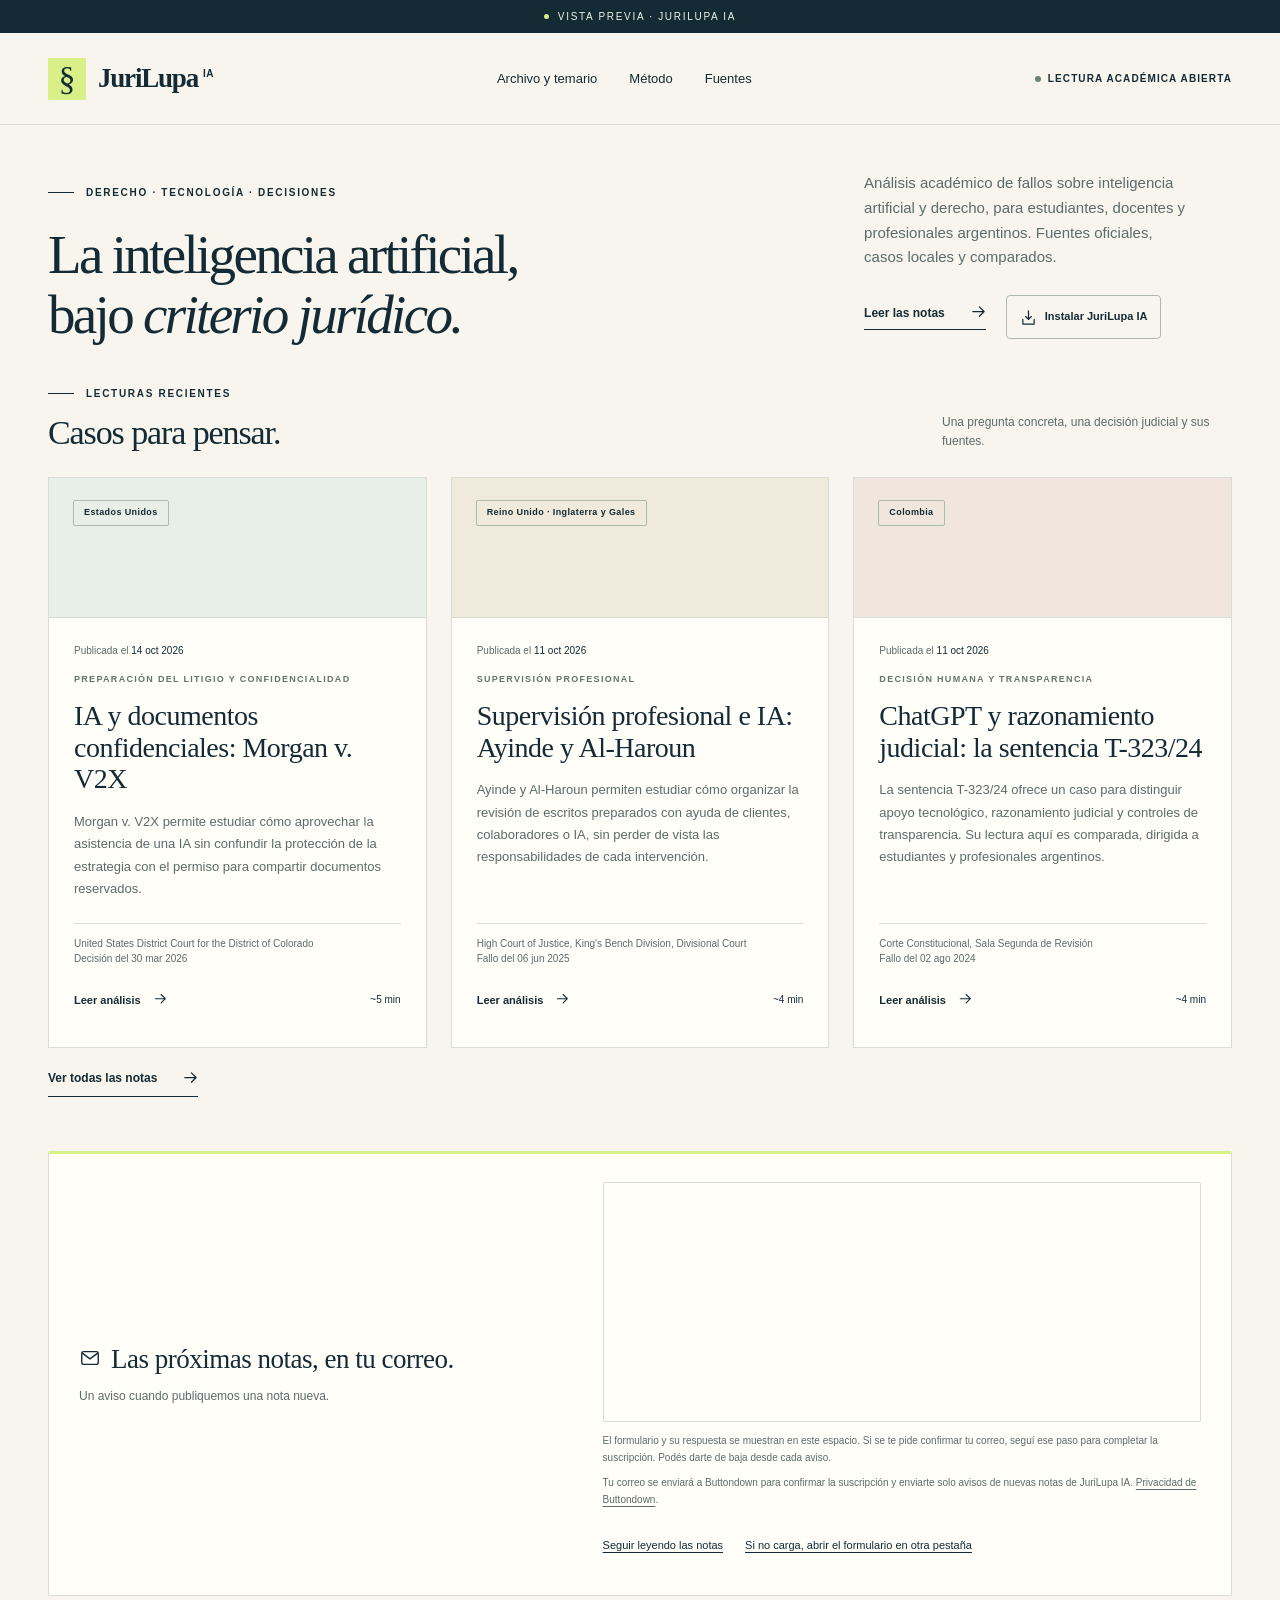
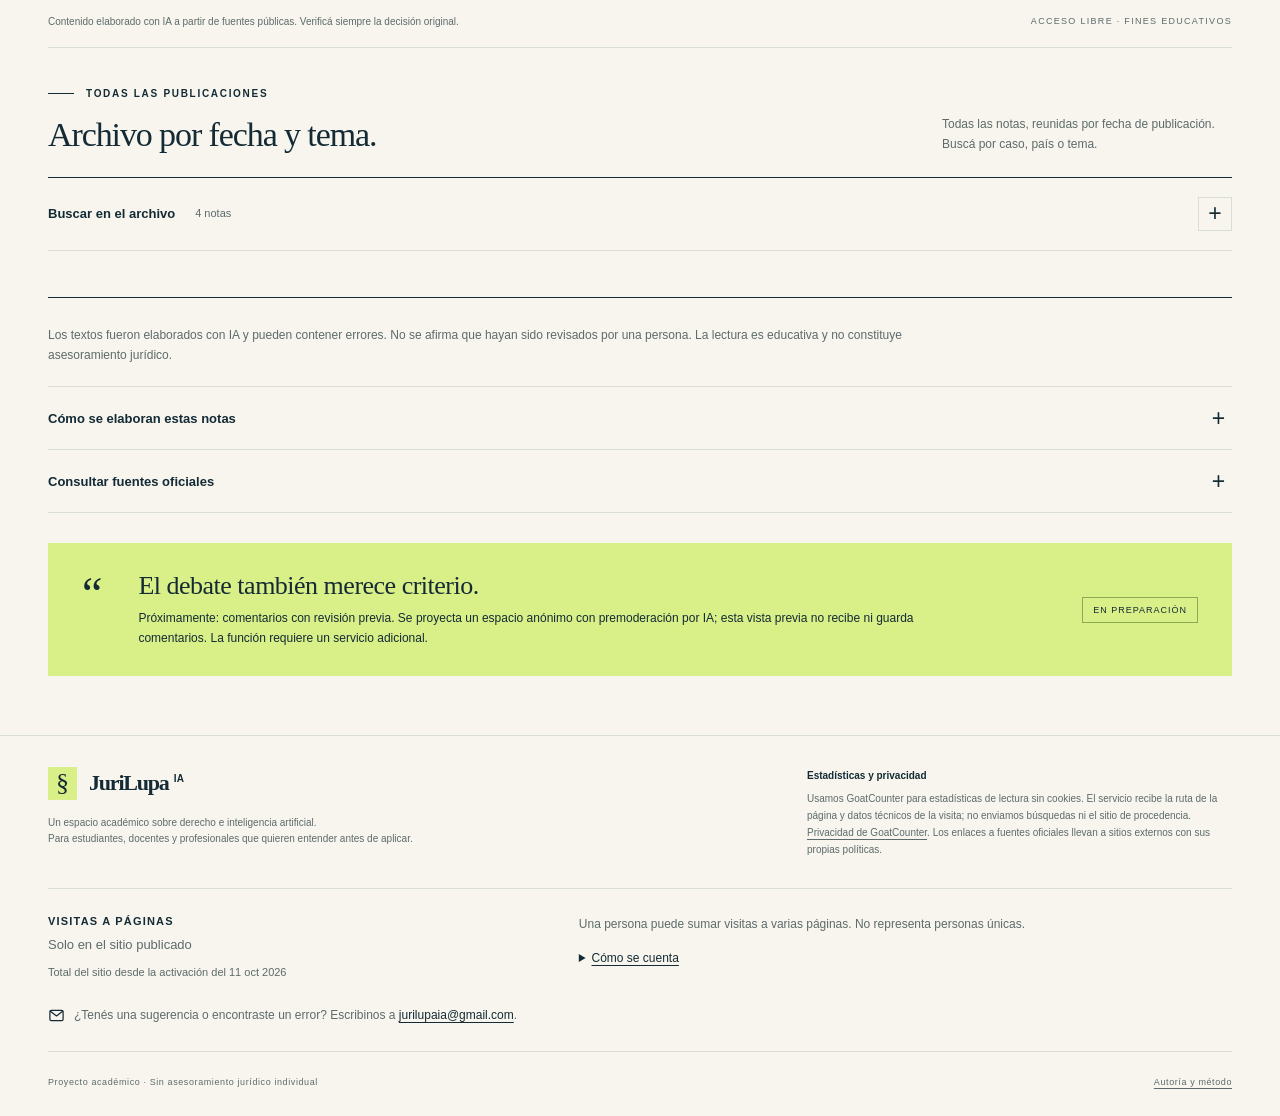
<file: index.html>
<!doctype html><html lang="es-AR" data-mode="static" data-page-path="/jurilupa-ia/"><head><meta charset="utf-8"><meta name="viewport" content="width=device-width, initial-scale=1"><title>JuriLupa IA · Fallos sobre inteligencia artificial y derecho</title><meta name="description" content="Análisis académico de fallos sobre inteligencia artificial y derecho, con fuentes oficiales y una mirada desde Argentina."><meta name="theme-color" content="#142b35"><meta name="color-scheme" content="only light"><meta name="referrer" content="no-referrer"><link rel="canonical" href="https://jurilupa-ia.github.io/jurilupa-ia/"><meta property="og:type" content="website"><meta property="og:title" content="JuriLupa IA · Fallos sobre inteligencia artificial y derecho"><meta property="og:description" content="Análisis académico de fallos sobre inteligencia artificial y derecho, con fuentes oficiales y una mirada desde Argentina."><link rel="stylesheet" href="assets/styles.css"><link rel="manifest" href="manifest.webmanifest"><link rel="icon" href="assets/app-icon.svg" type="image/svg+xml"><link rel="apple-touch-icon" href="assets/apple-touch-icon.png"><meta name="apple-mobile-web-app-capable" content="yes"><meta name="mobile-web-app-capable" content="yes"><meta name="apple-mobile-web-app-title" content="JuriLupa IA"></head><body><a class="skip-link" href="#contenido">Saltar al contenido</a><div class="preview-banner"><span class="preview-dot"></span>Vista previa · JuriLupa IA</div><header class="site-header"><div class="wrap header-inner"><a class="brand" href="index.html" data-home="inicio" aria-label="JuriLupa IA, inicio"><span class="brand-mark" aria-hidden="true">§</span><span class="brand-name">JuriLupa<span>IA</span></span></a><nav class="main-nav" aria-label="Navegación principal"><a href="index.html#archivo" data-home="archivo">Archivo y temario</a><a href="index.html#metodo" data-home="metodo">Método</a><a class="desktop-nav" href="index.html#fuentes" data-home="fuentes">Fuentes</a></nav><div class="nav-note"><i></i>Lectura académica abierta</div></div></header><main id="home-view"><div class="wrap" id="inicio"><section class="hero" id="contenido"><div><div class="eyebrow">Derecho · Tecnología · Decisiones</div><h1>La inteligencia artificial,<br>bajo <em>criterio jurídico.</em></h1></div><div class="hero-description"><p>Análisis académico de fallos sobre inteligencia artificial y derecho, para estudiantes, docentes y profesionales argentinos. Fuentes oficiales, casos locales y comparados.</p><div class="hero-actions"><a class="text-link" href="#lecturas" data-home="lecturas">Leer las notas <svg viewBox="0 0 18 18" fill="none" stroke="currentColor" stroke-width="1.3" stroke-linecap="round" stroke-linejoin="round" aria-hidden="true"><path d="M4 8h12m-5-5 5 5-5 5"/></svg></a><button class="install-button" type="button" data-install-control aria-controls="install-dialog" aria-haspopup="dialog" hidden><svg viewBox="0 0 18 18" fill="none" stroke="currentColor" stroke-width="1.3" stroke-linecap="round" stroke-linejoin="round" aria-hidden="true"><path d="M9 2v9m-3-3 3 3 3-3M3 11v5h12v-5"/></svg><span>Instalar JuriLupa IA</span></button></div></div></section><section class="latest-readings" id="lecturas" aria-labelledby="latest-title"><div class="section-heading"><div><div class="eyebrow">Lecturas recientes</div><h2 id="latest-title">Casos para pensar.</h2></div><p>Una pregunta concreta, una decisión judicial y sus fuentes.</p></div><div class="reading-grid"><article class="reading-card" data-published="2026-10-14" data-order="0" data-country="Estados Unidos" data-topic="Preparación del litigio y confidencialidad"><div class="card-top"><span class="badge">Estados Unidos</span></div><div class="card-content"><p class="publication-date">Publicada el <time datetime="2026-10-14">14 oct 2026</time></p><p class="case-topic">Preparación del litigio y confidencialidad</p><h3><a href="articulos/ia-documentos-confidenciales-morgan-v2x.html" data-article="ia-documentos-confidenciales-morgan-v2x">IA y documentos confidenciales: Morgan v. V2X</a></h3><p class="case-summary">Morgan v. V2X permite estudiar cómo aprovechar la asistencia de una IA sin confundir la protección de la estrategia con el permiso para compartir documentos reservados.</p><div class="case-court">United States District Court for the District of Colorado<br>Decisión del <time datetime="2026-03-30">30 mar 2026</time></div><div class="card-bottom"><a href="articulos/ia-documentos-confidenciales-morgan-v2x.html" data-article="ia-documentos-confidenciales-morgan-v2x" aria-label="Leer análisis: IA y documentos confidenciales: Morgan v. V2X">Leer análisis <svg viewBox="0 0 18 18" fill="none" stroke="currentColor" stroke-width="1.3" stroke-linecap="round" stroke-linejoin="round" aria-hidden="true"><path d="M4 8h12m-5-5 5 5-5 5"/></svg></a><span>~5 min</span></div></div></article><article class="reading-card" data-published="2026-10-11" data-order="1" data-country="Reino Unido · Inglaterra y Gales" data-topic="Supervisión profesional"><div class="card-top"><span class="badge">Reino Unido · Inglaterra y Gales</span></div><div class="card-content"><p class="publication-date">Publicada el <time datetime="2026-10-11">11 oct 2026</time></p><p class="case-topic">Supervisión profesional</p><h3><a href="articulos/supervision-profesional-ayinde-al-haroun.html" data-article="supervision-profesional-ayinde-al-haroun">Supervisión profesional e IA: Ayinde y Al-Haroun</a></h3><p class="case-summary">Ayinde y Al-Haroun permiten estudiar cómo organizar la revisión de escritos preparados con ayuda de clientes, colaboradores o IA, sin perder de vista las responsabilidades de cada intervención.</p><div class="case-court">High Court of Justice, King&#x27;s Bench Division, Divisional Court<br>Fallo del <time datetime="2025-06-06">06 jun 2025</time></div><div class="card-bottom"><a href="articulos/supervision-profesional-ayinde-al-haroun.html" data-article="supervision-profesional-ayinde-al-haroun" aria-label="Leer análisis: Supervisión profesional e IA: Ayinde y Al-Haroun">Leer análisis <svg viewBox="0 0 18 18" fill="none" stroke="currentColor" stroke-width="1.3" stroke-linecap="round" stroke-linejoin="round" aria-hidden="true"><path d="M4 8h12m-5-5 5 5-5 5"/></svg></a><span>~4 min</span></div></div></article><article class="reading-card" data-published="2026-10-11" data-order="2" data-country="Colombia" data-topic="Decisión humana y transparencia"><div class="card-top"><span class="badge">Colombia</span></div><div class="card-content"><p class="publication-date">Publicada el <time datetime="2026-10-11">11 oct 2026</time></p><p class="case-topic">Decisión humana y transparencia</p><h3><a href="articulos/chatgpt-razonamiento-judicial-t323.html" data-article="chatgpt-razonamiento-judicial-t323">ChatGPT y razonamiento judicial: la sentencia T-323/24</a></h3><p class="case-summary">La sentencia T-323/24 ofrece un caso para distinguir apoyo tecnológico, razonamiento judicial y controles de transparencia. Su lectura aquí es comparada, dirigida a estudiantes y profesionales argentinos.</p><div class="case-court">Corte Constitucional, Sala Segunda de Revisión<br>Fallo del <time datetime="2024-08-02">02 ago 2024</time></div><div class="card-bottom"><a href="articulos/chatgpt-razonamiento-judicial-t323.html" data-article="chatgpt-razonamiento-judicial-t323" aria-label="Leer análisis: ChatGPT y razonamiento judicial: la sentencia T-323/24">Leer análisis <svg viewBox="0 0 18 18" fill="none" stroke="currentColor" stroke-width="1.3" stroke-linecap="round" stroke-linejoin="round" aria-hidden="true"><path d="M4 8h12m-5-5 5 5-5 5"/></svg></a><span>~4 min</span></div></div></article></div><p class="all-readings-link"><a class="text-link" href="#archivo" data-home="archivo">Ver todas las notas <svg viewBox="0 0 18 18" fill="none" stroke="currentColor" stroke-width="1.3" stroke-linecap="round" stroke-linejoin="round" aria-hidden="true"><path d="M4 8h12m-5-5 5 5-5 5"/></svg></a></p></section><section class="subscription-note" id="novedades" aria-labelledby="subscription-title"><div class="subscription-copy"><h2 id="subscription-title"><svg class="subscription-mail-icon" viewBox="0 0 24 24" fill="none" stroke="currentColor" stroke-width="1.5" stroke-linecap="round" stroke-linejoin="round" aria-hidden="true" focusable="false"><rect x="3" y="5" width="18" height="14" rx="2"/><path d="m4 7 8 6 8-6"/></svg><span>Las próximas notas, en tu correo.</span></h2><p>Un aviso cuando publiquemos una nota nueva.</p></div><div class="subscription-entry"><iframe class="subscription-provider-frame" id="subscription-frame" title="Suscripción por correo a JuriLupa IA, gestionada por Buttondown" src="https://buttondown.com/jurilupaia?as_embed=true" loading="lazy" referrerpolicy="no-referrer" width="100%" height="360"></iframe><p class="subscription-help" id="subscription-help">El formulario y su respuesta se muestran en este espacio. Si se te pide confirmar tu correo, seguí ese paso para completar la suscripción. Podés darte de baja desde cada aviso.</p><p class="subscription-privacy" id="subscription-privacy">Tu correo se enviará a Buttondown para confirmar la suscripción y enviarte solo avisos de nuevas notas de JuriLupa IA. <a href="https://buttondown.com/legal/privacy" target="_blank" rel="noopener noreferrer">Privacidad de Buttondown</a>.</p><p class="subscription-context-links"><a href="#lecturas" data-home="lecturas">Seguir leyendo las notas</a><a href="https://buttondown.com/jurilupaia" target="_blank" rel="noopener noreferrer">Si no carga, abrir el formulario en otra pestaña</a></p></div></section><div class="editorial-line"><span>Contenido elaborado con IA a partir de fuentes públicas. Verificá siempre la decisión original.</span><span class="tiny-caps">Acceso libre · Fines educativos</span></div><section class="archive" id="archivo" aria-labelledby="archive-title"><div class="section-heading"><div><div class="eyebrow">Todas las publicaciones</div><h2 id="archive-title">Archivo por fecha y tema.</h2></div><p>Todas las notas, reunidas por fecha de publicación. Buscá por caso, país o tema.</p></div><details class="archive-disclosure" id="archive-disclosure"><summary><span class="archive-summary-label"><span class="when-closed">Buscar en el archivo</span><span class="when-open">Cerrar el archivo</span><span class="archive-summary-count">4 notas</span></span><span class="archive-toggle" aria-hidden="true">+</span></summary><div class="archive-content"><p class="archive-note">Las notas se agrupan por fecha de publicación. La fecha de cada fallo se indica por separado.</p><div class="search-tools" hidden><div class="search-panel"><svg viewBox="0 0 18 18" fill="none" stroke="currentColor" stroke-width="1.3" stroke-linecap="round" stroke-linejoin="round" aria-hidden="true"><path d="m13 13 4 4M14 8a6 6 0 1 1-12 0 6 6 0 0 1 12 0"/></svg><label class="sr-only" for="case-search">Buscar por caso, tribunal o concepto</label><input id="case-search" type="search" placeholder="Buscar por caso, tribunal o concepto…" autocomplete="off"><button id="clear-search" class="clear-search" type="button" aria-label="Borrar búsqueda" hidden>×</button></div><div class="filters"><div class="country-filters" role="group" aria-label="Filtrar por país"><button class="filter-button" data-country="all" type="button" aria-pressed="true">Todos</button><button class="filter-button" type="button" data-country="Argentina" aria-pressed="false">Argentina</button><button class="filter-button" type="button" data-country="Colombia" aria-pressed="false">Colombia</button><button class="filter-button" type="button" data-country="Estados Unidos" aria-pressed="false">Estados Unidos</button><button class="filter-button" type="button" data-country="Reino Unido · Inglaterra y Gales" aria-pressed="false">Reino Unido</button></div><div class="archive-selects"><label class="topic-filter" for="topic-select">Tema<select id="topic-select"><option value="">Todos los temas</option><option value="Verificación de fuentes">Verificación de fuentes</option><option value="Decisión humana y transparencia">Decisión humana y transparencia</option><option value="Supervisión profesional">Supervisión profesional</option><option value="Preparación del litigio y confidencialidad">Preparación del litigio y confidencialidad</option></select></label><label class="topic-filter" for="month-select">Publicadas en<select id="month-select"><option value="">Todos los meses</option><option value="2026-10">Octubre de 2026</option></select></label><label class="topic-filter" for="sort-select">Orden<select id="sort-select"><option value="desc">Más recientes primero</option><option value="asc">Más antiguas primero</option></select></label></div></div></div><noscript><p class="no-js-note">Los filtros necesitan JavaScript. Podés recorrer todas las notas por mes y abrirlas desde sus enlaces.</p></noscript><div class="archive-results"><p class="results-meta" id="results-count" role="status" aria-live="polite" aria-atomic="true">4 notas disponibles</p><button id="clear-filters" class="clear-filters" type="button" hidden>Quitar filtros</button></div><div id="archive-months"><section class="archive-month" id="archivo-2026-10" data-month="2026-10" aria-labelledby="month-2026-10"><div class="archive-month-heading"><h3 id="month-2026-10"><time datetime="2026-10">Octubre de 2026</time></h3><span class="month-count">4 notas</span></div><div class="article-grid"><article class="case-card" data-published="2026-10-14" data-order="0" data-country="Estados Unidos" data-topic="Preparación del litigio y confidencialidad" data-search="Estados Unidos Preparación del litigio y confidencialidad IA y documentos confidenciales: Morgan v. V2X Morgan v. V2X permite estudiar cómo aprovechar la asistencia de una IA sin confundir la protección de la estrategia con el permiso para compartir documentos reservados. En un minuto Una persona que litigaba sin abogado utilizaba IA para preparar su caso. Un tribunal federal de Colorado reconoció que esa preparación podía recibir protección procesal, pero le ordenó identificar las herramientas empleadas con información confidencial. También fijó condiciones para cargar esos documentos en una plataforma. La decisión conserva espacio para una asistencia útil y obliga a mirar qué datos recibe el proveedor y bajo qué garantías. Es una resolución estadounidense sobre un incidente concreto, no una autorización general ni una regla aplicable automáticamente en Argentina. Fallo, pp. 1–2 y 14–16. Hechos y problema jurídico Archie Morgan demandó a V2X por discriminación laboral y actuaba sin representación letrada. La empresa negó las acusaciones. Durante el intercambio de documentación previo al juicio, llamado discovery, surgió una diferencia sobre el uso de IA con información protegida por una orden judicial de confidencialidad. La resolución que analizamos no decidió quién tenía razón en el conflicto laboral. Fallo, pp. 2–4. V2X pidió modificar aquella orden y conocer qué herramienta utilizaba Morgan para comprobar sus garantías. Él aceptaba discutir límites, pero sostenía que revelar sus herramientas expondría su estrategia. También planteó una desigualdad: restringir su acceso a ayudas tecnológicas mientras la contraparte disponía de recursos profesionales. La magistrada observó que ambas partes parecían utilizar IA. Fallo, pp. 2–4. La estrategia y el nombre de la herramienta La jueza aplicó la regla federal de procedimiento civil 26(b)(3), relativa al work product. En este contexto, la expresión se refiere a la protección frente al acceso de la contraparte a materiales preparados para el litigio. Entendió que una persona sin abogado también podía invocarla respecto de su preparación asistida por IA y que recurrir a estas herramientas no producía, por sí solo, una pérdida automática de protección. Distinguió esa protección general de la protección reforzada que la regla reserva a las impresiones del abogado u otro representante. Fallo, pp. 5–11. Sin embargo, el nombre de la herramienta planteaba otra cuestión. Morgan no había explicado de manera suficiente cómo identificarla revelaría sus ideas o estrategia. La empresa necesitaba ese dato para evaluar el tratamiento de su información confidencial. Por eso se ordenó comunicar qué plataformas había utilizado con esos documentos. La decisión no equivale a ordenar la entrega de todas sus conversaciones ni establece que toda elección tecnológica deba revelarse siempre. Fallo, pp. 11–12 y 16. Las condiciones para cargar documentos reservados La magistrada dispuso incorporar una cláusula dirigida a todas las partes y demás destinatarios autorizados. Para ingresar información designada CONFIDENTIAL bajo esa orden, exigió garantías contractuales documentadas. El proveedor debía tener prohibido almacenar o utilizar las entradas para entrenar o mejorar su modelo. También debía tener prohibido divulgarlas a terceros, salvo cuando esa comunicación fuera esencial para prestar el servicio. En ese supuesto, los terceros debían quedar sujetos a obligaciones de protección no inferiores a las de la orden. Fallo, pp. 14–15. Además, debía existir un derecho contractual a eliminar toda la información confidencial a pedido. Quien pretendiera utilizar una herramienta que cumpliera esas condiciones tenía que conservar documentación escrita de las garantías. Para la jueza, describir un sistema como seguro o cerrado no bastaba para resolver todos estos problemas. Fallo, pp. 13–15. Conviene mantener dos distinciones al leer ese pasaje. Que ciertos materiales de preparación puedan quedar protegidos frente a la contraparte no autoriza a cargar documentación recibida bajo restricciones. Y esa protección procesal no debe confundirse con el secreto profesional de una relación abogado-cliente: aquí se trataba de una persona que litigaba sin abogado y de la aplicación de una regla procesal civil específica. Fallo, pp. 5–11 y 14–15. La utilidad de la IA también forma parte del caso La jueza reconoció que las exigencias podían dejar fuera a muchas herramientas gratuitas o económicas y perjudicar a quienes no podían pagar servicios avanzados. Advirtió, además, contra el uso excesivo de la etiqueta de confidencialidad. Pero dejó expresamente abiertos los usos de IA que no implicaran cargar la información protegida por aquella orden, siempre respetando las demás obligaciones procesales. Fallo, p. 15 y notas 4–6. La enseñanza que proponemos extraer es preguntar qué información necesita realmente la tarea. Antes de discutir marcas o planes comerciales, conviene distinguir la ayuda buscada del material que sería necesario compartir. Es una lectura didáctica del problema, no un protocolo argentino establecido por este tribunal. Ejercicio breve para comparar dos usos Supuesto ficticio: en una clase, una estudiante pide a una IA que explique un párrafo de una sentencia pública. Después considera subir una carpeta recibida de la contraparte, con documentos sujetos a una orden de confidencialidad, para preparar preguntas. ¿Qué cambia? En el primer uso habrá que verificar que la explicación sea fiel al fallo. El segundo agrega un problema previo: si esos documentos pueden transmitirse a esa plataforma. En las circunstancias de Morgan, habría que examinar las garantías contractuales exigidas por la orden. Elegir una herramienta conocida o pagar una suscripción no demostraría, por sí solo, que las satisface. El ejercicio invita a revisar la carga propuesta, no a renunciar a toda asistencia tecnológica. Fallo, pp. 14–15. Fuente y alcance Analizamos únicamente la orden del 30 de marzo de 2026, documento 65. No se afirma que esté firme ni se informa aquí el resultado posterior del litigio. Las explicaciones en español son elaboración propia a partir del original inglés, no una traducción oficial. Texto completo en GovInfo. Ficha del caso - Caso: Morgan v. V2X, Inc. - Jurisdicción: Estados Unidos, Colorado. - Tribunal: United States District Court for the District of Colorado. - Magistrada: Maritza Dominguez Braswell. - Fecha de la decisión: 30 de marzo de 2026. - Expediente: 25-cv-01991-SKC-MDB, documento 65. - Tipo de resolución: orden sobre confidencialidad y obtención de información durante el proceso. - Eje de lectura: preparación del litigio y confidencialidad al utilizar IA. - Fuentes oficiales: resolución completa y ficha de GovInfo. Transparencia editorial Texto elaborado con inteligencia artificial a partir de la fuente oficial enlazada. Puede contener errores y no se afirma revisión humana. El ejercicio y las propuestas didácticas no son instrucciones del tribunal. Antes de utilizarlo profesionalmente, revisá la decisión original y el derecho aplicable. No constituye asesoramiento jurídico."><div class="card-top"><span class="badge">Estados Unidos</span></div><div class="card-content"><p class="publication-date">Publicada el <time datetime="2026-10-14">14 oct 2026</time></p><p class="case-topic">Preparación del litigio y confidencialidad</p><h4><a href="articulos/ia-documentos-confidenciales-morgan-v2x.html" data-article="ia-documentos-confidenciales-morgan-v2x">IA y documentos confidenciales: Morgan v. V2X</a></h4><p class="case-summary">Morgan v. V2X permite estudiar cómo aprovechar la asistencia de una IA sin confundir la protección de la estrategia con el permiso para compartir documentos reservados.</p><div class="case-court">United States District Court for the District of Colorado<br>Decisión del <time datetime="2026-03-30">30 mar 2026</time></div><div class="card-bottom"><a href="articulos/ia-documentos-confidenciales-morgan-v2x.html" data-article="ia-documentos-confidenciales-morgan-v2x" aria-label="Leer análisis: IA y documentos confidenciales: Morgan v. V2X">Leer análisis <svg viewBox="0 0 18 18" fill="none" stroke="currentColor" stroke-width="1.3" stroke-linecap="round" stroke-linejoin="round" aria-hidden="true"><path d="M4 8h12m-5-5 5 5-5 5"/></svg></a><span>~5 min</span></div></div></article><article class="case-card" data-published="2026-10-11" data-order="1" data-country="Reino Unido · Inglaterra y Gales" data-topic="Supervisión profesional" data-search="Supervisión profesional e IA: Ayinde y Al-Haroun Reino Unido · Inglaterra y Gales High Court of Justice, King&#x27;s Bench Division, Divisional Court Supervisión profesional Ayinde y Al-Haroun permiten estudiar cómo organizar la revisión de escritos preparados con ayuda de clientes, colaboradores o IA, sin perder de vista las responsabilidades de cada intervención. La High Court examinó dos asuntos con citas judiciales falsas y dispuso derivaciones profesionales, sin condenar por contempt. En Ayinde consideró alcanzado el umbral para iniciar ese procedimiento, pero no lo inició; en Al-Haroun no lo consideró satisfecho respecto del solicitor. La lección práctica es verificar también la investigación recibida de clientes o colaboradores. Estas consecuencias pertenecen a Inglaterra y Gales y no se trasladan automáticamente a Argentina. La High Court examinó conjuntamente dos asuntos con citas judiciales falsas. En Al-Haroun, parte del material provenía de investigación del cliente. En Ayinde, la explicación del origen de las referencias fue controvertida. El problema era cómo habían llegado esos materiales al tribunal y qué responsabilidad correspondía a los profesionales que intervinieron. La sentencia analizó la falta de comprobación y la supervisión del trabajo. El pronunciamiento del 6 de junio de 2025 dispuso derivaciones a organismos profesionales. No condenó por contempt of court. En Ayinde consideró alcanzado el umbral para iniciar ese procedimiento, pero decidió no hacerlo; en Al-Haroun no lo consideró satisfecho respecto del solicitor. Destacó que confiar en la investigación del cliente no releva al profesional de verificarla. Estas respuestas pertenecen al derecho de Inglaterra y Gales y no se trasladan automáticamente a Argentina. Propuesta didáctica: imaginemos que una persona corrige estilo, otra revisa estrategia y una tercera firma. Si todas creen que alguien más controló las citas, el documento puede circular sin esa comprobación. Decir que un texto fue revisado no explica qué se revisó. Conviene nombrar la tarea: fidelidad de transcripciones, vigencia normativa, consistencia fáctica o adecuación del pedido. También ayuda separar confianza interpersonal y evidencia documental. Un colaborador responsable puede recibir información defectuosa; un cliente puede aportar una pista útil que requiera investigación adicional. Pedir el documento original y su pasaje relevante permite trabajar mejor con ambos. La procedencia de una sugerencia orienta las preguntas, pero no reemplaza el examen de su contenido. 1. Recibí el material con contexto. Preguntá qué problema pretende resolver, de dónde provienen las referencias y qué verificaciones se hicieron. Identificá si contiene transcripciones, resúmenes propios o texto generado. La respuesta sirve para organizar la revisión; no debe usarse como un certificado automático de exactitud ni como una acusación anticipada. 2. Asigná un responsable por control. Para cada afirmación jurídica relevante, alguien debe abrir la fuente, ubicar el pasaje y explicar su relación con el argumento. La persona que revisa estrategia puede ser otra, pero necesita ver el estado de esas comprobaciones. Una lista breve evita que las tareas menos visibles queden entre dos roles. 3. Separá pendientes y verificados. Conservá las referencias aún no corroboradas en un espacio de investigación, fuera del texto listo para presentar. Si faltan documentos, buscá acceso o reformulá el argumento con materiales comprobables. No completes de memoria fechas, salas o números de expediente para que la referencia parezca terminada. 4. Hacé un control final sobre la versión real. La copia revisada y la que se envía pueden ser distintas. Compará los cambios posteriores y verificá que no reaparezcan fragmentos descartados. Es útil guardar una versión cerrada junto con su lista de fuentes, dejando claro qué modificaciones exigirían una nueva revisión. 5. Si aparece un error, evaluá todo su alcance. Identificá qué afirmaciones dependen de él y qué otros textos reutilizan el mismo material. Prepará una explicación precisa y una propuesta de corrección para quien deba decidir los pasos procesales. Evitá sustituir rápidamente una cita por otra solo porque conduce a una conclusión parecida: también debe comprobarse. Supuesto ficticio: una estudiante prepara un borrador, un cliente agrega dos precedentes y una abogada lo revisa antes de un vencimiento. Diseñá una lista de cinco casillas que permita decidir si está listo. No alcanza con escribir quién redactó o quién leyó. Respuesta orientativa: verificá identificación de cada fuente, lectura del pasaje pertinente, correspondencia con los hechos, control de la versión final y registro de pendientes. Después indicá quién puede resolver cada duda. Si una fuente importante sigue sin corroborarse, explicitá qué parte del argumento deberá retirarse, sustituirse o investigarse antes de la presentación. Fuente primaria: Ayinde v London Borough of Haringey y Al-Haroun v Qatar National Bank, [2025] EWHC 1383 (Admin), 6 de junio de 2025, especialmente párrafos 63 a 82, PDF oficial de Judiciary UK. No se informa aquí sobre decisiones disciplinarias posteriores. Texto elaborado con inteligencia artificial para un prototipo educativo de JuriLupa IA. No se afirma revisión humana. Las propuestas de trabajo y el ejercicio son elaboración didáctica, no instrucciones del tribunal. Antes de utilizarlo profesionalmente, revisá las fuentes y el derecho aplicable. No constituye asesoramiento jurídico."><div class="card-top"><span class="badge">Reino Unido · Inglaterra y Gales</span></div><div class="card-content"><p class="publication-date">Publicada el <time datetime="2026-10-11">11 oct 2026</time></p><p class="case-topic">Supervisión profesional</p><h4><a href="articulos/supervision-profesional-ayinde-al-haroun.html" data-article="supervision-profesional-ayinde-al-haroun">Supervisión profesional e IA: Ayinde y Al-Haroun</a></h4><p class="case-summary">Ayinde y Al-Haroun permiten estudiar cómo organizar la revisión de escritos preparados con ayuda de clientes, colaboradores o IA, sin perder de vista las responsabilidades de cada intervención.</p><div class="case-court">High Court of Justice, King&#x27;s Bench Division, Divisional Court<br>Fallo del <time datetime="2025-06-06">06 jun 2025</time></div><div class="card-bottom"><a href="articulos/supervision-profesional-ayinde-al-haroun.html" data-article="supervision-profesional-ayinde-al-haroun" aria-label="Leer análisis: Supervisión profesional e IA: Ayinde y Al-Haroun">Leer análisis <svg viewBox="0 0 18 18" fill="none" stroke="currentColor" stroke-width="1.3" stroke-linecap="round" stroke-linejoin="round" aria-hidden="true"><path d="M4 8h12m-5-5 5 5-5 5"/></svg></a><span>~4 min</span></div></div></article><article class="case-card" data-published="2026-10-11" data-order="2" data-country="Colombia" data-topic="Decisión humana y transparencia" data-search="ChatGPT y razonamiento judicial: la sentencia T-323/24 Colombia Corte Constitucional, Sala Segunda de Revisión Decisión humana y transparencia La sentencia T-323/24 ofrece un caso para distinguir apoyo tecnológico, razonamiento judicial y controles de transparencia. Su lectura aquí es comparada, dirigida a estudiantes y profesionales argentinos. La Corte Constitucional colombiana examinó una sentencia que incorporaba respuestas de ChatGPT. No encontró sustitución del razonamiento humano: el juez había analizado y decidido previamente, sin cargar datos personales o sensibles del caso. Señaló, sin embargo, déficits de transparencia y responsabilidad y fijó pautas de uso. La lección es delimitar y documentar la asistencia. La T-323/24 no habilita cualquier uso ni vincula directamente a los tribunales argentinos. En una tutela sobre acceso a servicios de salud, un juez colombiano incorporó preguntas y respuestas de ChatGPT en su sentencia. La Corte Constitucional examinó si ese uso afectaba el debido proceso y la garantía del juez natural. Constató que el funcionario había desarrollado antes el análisis jurídico y adoptado la decisión, y que no ingresó datos personales o sensibles del caso en la herramienta. La T-323/24 no encontró sustitución del razonamiento humano ni invalidez por ese uso de IA. Sin embargo, advirtió cumplimiento incompleto de transparencia y responsabilidad. Estableció pautas de control humano, verificación y privacidad, y ordenó elaborar lineamientos y capacitar. La validez de aquella decisión no equivale a aprobar cualquier utilización futura. Se trata de jurisprudencia colombiana: no es una regla directamente vinculante para los tribunales argentinos. Propuesta didáctica: clasificá las tareas antes de valorar la herramienta. Una actividad editorial puede consistir en detectar repeticiones o proponer títulos. Una actividad de investigación puede sugerir términos de búsqueda. Una actividad decisoria comprende seleccionar los hechos relevantes, valorar argumentos y justificar una solución. La etiqueta comercial del producto explica poco si no conocemos la tarea concreta. Para una clase o una oficina, resulta útil comparar dos versiones de un mismo documento. ¿Qué afirmaciones estaban presentes antes de la asistencia? ¿Cuáles fueron agregadas? ¿Cambió el grado de certeza? ¿Una posibilidad se volvió una conclusión? Esta comparación permite descubrir alteraciones sustantivas ocultas bajo una mejora de estilo. Una frase más clara también puede ser menos exacta. 1. Definí la tarea por escrito. Indicá el resultado esperado y qué partes quedan fuera. Un encargo acotado sería señalar términos ambiguos en un texto previamente preparado. Un encargo abierto, como resolver todo el expediente, dificulta saber qué razonamiento pertenece a la persona y qué apareció por sugerencia del sistema. La delimitación permite evaluar el resultado contra un objetivo concreto. 2. Prepará una versión segura del material. Trabajá, cuando alcance, con ejemplos ficticios o fragmentos públicos. Revisá nombres, identificadores, detalles de salud y combinaciones que puedan individualizar a alguien. Cambiar un nombre no garantiza anonimato. Antes de cargar documentación real, evaluá autorizaciones, confidencialidad, condiciones del servicio y reglas institucionales aplicables; si falta claridad, suspendé esa carga. 3. Conservá el razonamiento propio. Elaborá un esquema con problema, hechos, fuentes, alternativas y conclusión provisional. Después compará cualquier sugerencia con ese esquema. Una contradicción puede ser valiosa como pregunta de investigación, pero requiere comprobación independiente. No la resuelvas por la seguridad con la que la herramienta formula su respuesta. 4. Revisá cada cambio sustantivo. Confirmá que una simplificación no haya suprimido una excepción, confundido una carga procesal o convertido una inferencia en hecho probado. Marcá las propuestas aceptadas y las rechazadas. Cuando aparezca una fuente nueva, localizá su texto original antes de utilizarla como respaldo del argumento. 5. Diseñá una constancia comprensible. Para un ejercicio académico, registrá herramienta, fecha, propósito, tipo de datos y controles realizados. Explicá qué partes recibieron asistencia. En una actuación profesional, adaptá esa documentación a las exigencias y canales correspondientes, sin incorporar conversaciones completas si exponen información reservada. Transparencia y prudencia informativa deben pensarse juntas. Supuesto ficticio: tu borrador dice que un documento podría respaldar una hipótesis si se confirma su autenticidad. Una herramienta lo reescribe afirmando que el documento demuestra esa hipótesis. ¿Es una mejora editorial? Identificá las dos modificaciones y prepará una devolución de tres líneas. Respuesta orientativa: desapareció la condición de autenticidad y aumentó el grado de certeza. Restaurá ambas precisiones. Luego explicá qué verificación permitiría, eventualmente, modificar la conclusión. Para comparar trabajos en clase, pedí que cada grupo justifique el cambio con el material disponible, sin acudir a la supuesta autoridad del sistema. Fuente primaria: Corte Constitucional de Colombia, sentencia T-323/24, 2 de agosto de 2024; fundamentos 347 a 376 y resolutivos cuarto a sexto, en la Relatoría oficial. La actividad propuesta es una lectura comparada, no una descripción de la regulación argentina vigente. Texto elaborado con inteligencia artificial para un prototipo educativo de JuriLupa IA. No se afirma revisión humana. Las propuestas de trabajo y el ejercicio son elaboración didáctica, no instrucciones del tribunal. Antes de utilizarlo profesionalmente, revisá las fuentes y el derecho aplicable. No constituye asesoramiento jurídico."><div class="card-top"><span class="badge">Colombia</span></div><div class="card-content"><p class="publication-date">Publicada el <time datetime="2026-10-11">11 oct 2026</time></p><p class="case-topic">Decisión humana y transparencia</p><h4><a href="articulos/chatgpt-razonamiento-judicial-t323.html" data-article="chatgpt-razonamiento-judicial-t323">ChatGPT y razonamiento judicial: la sentencia T-323/24</a></h4><p class="case-summary">La sentencia T-323/24 ofrece un caso para distinguir apoyo tecnológico, razonamiento judicial y controles de transparencia. Su lectura aquí es comparada, dirigida a estudiantes y profesionales argentinos.</p><div class="case-court">Corte Constitucional, Sala Segunda de Revisión<br>Fallo del <time datetime="2024-08-02">02 ago 2024</time></div><div class="card-bottom"><a href="articulos/chatgpt-razonamiento-judicial-t323.html" data-article="chatgpt-razonamiento-judicial-t323" aria-label="Leer análisis: ChatGPT y razonamiento judicial: la sentencia T-323/24">Leer análisis <svg viewBox="0 0 18 18" fill="none" stroke="currentColor" stroke-width="1.3" stroke-linecap="round" stroke-linejoin="round" aria-hidden="true"><path d="M4 8h12m-5-5 5 5-5 5"/></svg></a><span>~4 min</span></div></div></article><article class="case-card" data-published="2026-10-11" data-order="3" data-country="Argentina" data-topic="Verificación de fuentes" data-search="Citas judiciales inexistentes e IA: el caso de General Roca Argentina Cámara de Apelaciones de General Roca, Sala I Verificación de fuentes El caso de General Roca permite practicar una habilidad central: comprobar cada precedente antes de convertir una respuesta de IA en un argumento profesional. En un litigio de consumo, la Cámara de General Roca detectó 26 precedentes inexistentes. Consideró probable, sin acreditarlo, el uso de IA. No aplicó sanción disciplinaria formal: formuló un llamado de atención, ofició al Colegio y excluyó honorarios por tareas inoficiosas. La enseñanza práctica es verificar existencia, contenido y pertinencia de cada cita. Ni la apariencia profesional del texto ni su origen tecnológico sustituyen ese control. En M.J.L. c/ Peugeot Citroën Argentina S.A. y otra, un litigio de consumo por un automóvil, la Sala I de General Roca detectó 26 precedentes inexistentes: seis en un escrito de una codemandada y veinte en presentaciones de la actora. El tribunal requirió sus fuentes. Consideró muy probable el uso de IA, sin tenerlo por acreditado. La cuestión relevante era la responsabilidad por presentar respaldo jurisprudencial que no podía verificarse. La Cámara destacó el deber profesional de cotejar las fuentes. Expresó que no aplicaría sanciones en esa instancia, pero formuló un severo llamado de atención y ordenó oficiar al Colegio de Abogados. Además, declaró inoficiosas las tareas de ambos letrados en la alzada y no les atribuyó honorarios por ellas. Conviene distinguir esta consecuencia económica de una sanción disciplinaria formal. El fallo tampoco demuestra que cualquier error de cita provenga de IA. Propuesta didáctica: imaginemos una ficha dividida en existencia, fidelidad y pertinencia. En la primera casilla guardamos la identificación y el documento original. En la segunda anotamos el pasaje preciso que respalda nuestra afirmación. En la tercera explicamos por qué esa regla puede trasladarse a los hechos que analizamos. Una marca positiva en una casilla no completa las demás. La existencia requiere encontrar la resolución, no solamente otra página que repita su nombre. La fidelidad exige leer alrededor del fragmento seleccionado: puede tratarse del argumento de una parte, de una postura rechazada o de un voto minoritario. La pertinencia pide comparar hechos, normas, competencia y alcance. Este método también sirve cuando la referencia llegó por correo, una clase o una base de apuntes. 1. Separá investigación y redacción. Prepará primero una lista de proposiciones que necesitás sostener. Por ejemplo: qué requisito legal está discutido, qué hecho lo acredita y qué consecuencia pretendés. Buscá materiales para esas preguntas; evitá acumular citas que solo aporten apariencia de autoridad. 2. Abrí cada fuente primaria. Registrá tribunal, sala, fecha, expediente y dirección de consulta. Conservá una copia cuando sea posible y esté permitido. Si el enlace está caído, buscá otra publicación institucional o solicitá acceso por una vía apropiada. Una búsqueda fallida no prueba por sí sola la inexistencia, pero deja la referencia pendiente. 3. Redactá una ficha breve con tus propias palabras. Identificá hechos relevantes, cuestión, decisión y razón decisiva. Después agregá el fragmento que realmente vas a utilizar, indicando su ubicación. Cuando uses comillas, compará palabra por palabra con el original y señalá cualquier omisión que pueda alterar el sentido. 4. Controlá el argumento completo. Preguntate qué cambia si retirás esa cita. Si la conclusión queda sin apoyo, necesitás más investigación. Si la regla sigue sostenida por otras fuentes verificadas, simplificá. Antes de firmar, revisá también nombres, fechas, normas y referencias cruzadas incorporadas durante las sucesivas versiones. 5. Dejá constancia del control. Una carpeta compartida y una lista sencilla pueden ser suficientes: afirmación, fuente, pasaje, persona que revisa y fecha. El objetivo es que otra persona pueda reconstruir el recorrido sin repetir toda la búsqueda. Reservá tiempo para esta tarea desde el comienzo, especialmente cuando exista un vencimiento cercano. Supuesto ficticio: recibís un borrador con tres fallos. El primero existe y sostiene la regla invocada; el segundo existe, pero resuelve otra cuestión; el tercero solo aparece en la respuesta de un chatbot. Tenés veinte minutos para preparar una devolución. Clasificá cada referencia y escribí qué comprobación falta. Respuesta orientativa: conservá provisionalmente el primero, justificando su pertinencia; reemplazá o reformulá el segundo después de leerlo; retirá del borrador final el tercero mientras no pueda corroborarse. Pedirle al mismo chatbot que confirme su respuesta no cierra la verificación. Fuente primaria: sentencia del 18 de septiembre de 2025, expediente RO-12819-C-0000, considerandos VIII y IX y parte resolutiva, publicada en PUMA del Poder Judicial de Río Negro. Este comentario estudia ese pronunciamiento; no informa sobre eventuales actuaciones posteriores. Texto elaborado con inteligencia artificial para un prototipo educativo de JuriLupa IA. No se afirma revisión humana. Las propuestas de trabajo y el ejercicio son elaboración didáctica, no instrucciones del tribunal. Antes de utilizarlo profesionalmente, revisá las fuentes y el derecho aplicable. No constituye asesoramiento jurídico."><div class="card-top"><span class="badge">Argentina</span></div><div class="card-content"><p class="publication-date">Publicada el <time datetime="2026-10-11">11 oct 2026</time></p><p class="case-topic">Verificación de fuentes</p><h4><a href="articulos/citas-inexistentes-general-roca.html" data-article="citas-inexistentes-general-roca">Citas judiciales inexistentes e IA: el caso de General Roca</a></h4><p class="case-summary">El caso de General Roca permite practicar una habilidad central: comprobar cada precedente antes de convertir una respuesta de IA en un argumento profesional.</p><div class="case-court">Cámara de Apelaciones de General Roca, Sala I<br>Fallo del <time datetime="2025-09-18">18 sep 2025</time></div><div class="card-bottom"><a href="articulos/citas-inexistentes-general-roca.html" data-article="citas-inexistentes-general-roca" aria-label="Leer análisis: Citas judiciales inexistentes e IA: el caso de General Roca">Leer análisis <svg viewBox="0 0 18 18" fill="none" stroke="currentColor" stroke-width="1.3" stroke-linecap="round" stroke-linejoin="round" aria-hidden="true"><path d="M4 8h12m-5-5 5 5-5 5"/></svg></a><span>~4 min</span></div></div></article></div></section></div><div class="empty-state" id="empty-results" hidden><h3>No encontramos esa lectura.</h3><p>Probá con otro concepto o quitá algún filtro.</p><button id="reset-filters" class="outline-button" type="button">Ver todas las notas <svg viewBox="0 0 18 18" fill="none" stroke="currentColor" stroke-width="1.3" stroke-linecap="round" stroke-linejoin="round" aria-hidden="true"><path d="M4 8h12m-5-5 5 5-5 5"/></svg></button></div></div></details></section><section class="method method-compact" id="metodo" aria-labelledby="method-title"><p class="method-notice">Los textos fueron elaborados con IA y pueden contener errores. No se afirma que hayan sido revisados por una persona. La lectura es educativa y no constituye asesoramiento jurídico.</p><details class="reference-disclosure" id="method-disclosure"><summary><span id="method-title">Cómo se elaboran estas notas</span><span class="reference-toggle" aria-hidden="true">+</span></summary><div class="reference-content"><p class="method-intro">La IA puede ayudar a estudiar una decisión. La comprensión jurídica exige volver a los hechos, al texto y a la jurisdicción.</p><div class="method-steps"><div class="method-step"><h3>La fuente, siempre a mano</h3><p>Cada análisis enlaza la decisión oficial. Se distinguen los hechos del caso, el criterio del tribunal y los ejercicios didácticos, que son ficticios.</p></div><div class="method-step"><h3>Comparar sin trasladar reglas</h3><p>Los casos extranjeros son referencias académicas. No se presentan como derecho aplicable en Argentina ni reemplazan el análisis de las normas locales.</p></div></div></div></details></section><section class="source-section source-compact" id="fuentes" aria-labelledby="sources-title"><details class="reference-disclosure" id="sources-disclosure"><summary><span id="sources-title">Consultar fuentes oficiales</span><span class="reference-toggle" aria-hidden="true">+</span></summary><div class="reference-content"><p class="source-intro">Accedé directamente a las sentencias, sin pasar por las notas.</p><div class="source-list"><a class="source-link" href="https://www.govinfo.gov/content/pkg/USCOURTS-cod-1_25-cv-01991/pdf/USCOURTS-cod-1_25-cv-01991-0.pdf" target="_blank" rel="noopener noreferrer"><span><span class="source-label">Leer la orden de Morgan v. V2X en GovInfo</span><small>Estados Unidos · 30 mar 2026</small></span><svg viewBox="0 0 18 18" fill="none" stroke="currentColor" stroke-width="1.3" stroke-linecap="round" stroke-linejoin="round" aria-hidden="true"><path d="M6 3h9v9M15 3 3 15"/></svg></a><a class="source-link" href="https://puma.jusrionegro.gov.ar/expjud/busqueda-publica/view/d357455b-2373-4d2a-afe3-a9a435ffa56f" target="_blank" rel="noopener noreferrer"><span><span class="source-label">Leer la sentencia oficial en PUMA</span><small>Argentina · 18 sep 2025</small></span><svg viewBox="0 0 18 18" fill="none" stroke="currentColor" stroke-width="1.3" stroke-linecap="round" stroke-linejoin="round" aria-hidden="true"><path d="M6 3h9v9M15 3 3 15"/></svg></a><a class="source-link" href="https://www.corteconstitucional.gov.co/relatoria/2024/T-323-24.htm" target="_blank" rel="noopener noreferrer"><span><span class="source-label">Leer T-323/24 en la Relatoría oficial</span><small>Colombia · 02 ago 2024</small></span><svg viewBox="0 0 18 18" fill="none" stroke="currentColor" stroke-width="1.3" stroke-linecap="round" stroke-linejoin="round" aria-hidden="true"><path d="M6 3h9v9M15 3 3 15"/></svg></a><a class="source-link" href="https://www.judiciary.uk/wp-content/uploads/2025/06/Ayinde-v-London-Borough-of-Haringey-and-Al-Haroun-v-Qatar-National-Bank.pdf" target="_blank" rel="noopener noreferrer"><span><span class="source-label">Leer la sentencia oficial de la High Court</span><small>Reino Unido · Inglaterra y Gales · 06 jun 2025</small></span><svg viewBox="0 0 18 18" fill="none" stroke="currentColor" stroke-width="1.3" stroke-linecap="round" stroke-linejoin="round" aria-hidden="true"><path d="M6 3h9v9M15 3 3 15"/></svg></a></div></div></details></section><section class="community" aria-labelledby="community-title"><span class="community-symbol" aria-hidden="true">“</span><div class="community-copy"><h2 id="community-title">El debate también merece criterio.</h2><p>Próximamente: comentarios con revisión previa. Se proyecta un espacio anónimo con premoderación por IA; esta vista previa no recibe ni guarda comentarios. La función requiere un servicio adicional.</p></div><span class="soon-tag">En preparación</span></section></div></main><footer class="site-footer"><div class="wrap"><div class="footer-top"><div><a class="brand" href="index.html" data-home="inicio" aria-label="JuriLupa IA, inicio"><span class="brand-mark" aria-hidden="true">§</span><span class="brand-name">JuriLupa<span>IA</span></span></a><p class="footer-description">Un espacio académico sobre derecho e inteligencia artificial.<br>Para estudiantes, docentes y profesionales que quieren entender antes de aplicar.</p></div><p class="privacy" id="privacidad"><strong>Estadísticas y privacidad</strong>Usamos GoatCounter para estadísticas de lectura sin cookies. El servicio recibe la ruta de la página y datos técnicos de la visita; no enviamos búsquedas ni el sitio de procedencia. <a href="https://www.goatcounter.com/help/privacy" target="_blank" rel="noopener noreferrer">Privacidad de GoatCounter</a>. Los enlaces a fuentes oficiales llevan a sitios externos con sus propias políticas.</p></div><section class="visit-counter" aria-labelledby="visit-counter-label"><div class="visit-counter-heading"><span class="visit-counter-label" id="visit-counter-label">Visitas a páginas</span><span class="visit-counter-value" id="visit-count" role="status" aria-live="polite" aria-atomic="true" aria-describedby="visit-counter-label">No se pudo actualizar el contador.</span><span class="visit-counter-since">Total del sitio desde la activación del <time datetime="2026-10-11">11 oct 2026</time></span></div><div class="visit-counter-explanation"><p>Una persona puede sumar visitas a varias páginas. No representa personas únicas.</p><details><summary>Cómo se cuenta</summary><p>Con la configuración predeterminada de sesiones, GoatCounter agrupa las visitas repetidas a una misma página durante hasta 8 horas. El total puede tardar hasta 4 horas en actualizarse. No incluye tráfico anterior a la activación ni todas las visitas: los bloqueadores, JavaScript desactivado y las direcciones con parámetros pueden impedir el registro. Si no podemos obtener el total, hacemos un reintento automático ante fallos transitorios. Si sigue sin estar disponible, mostramos un aviso discreto sin inventar cifras.</p></details></div></section><div class="footer-install"></div><p class="footer-contact"><svg viewBox="0 0 18 18" fill="none" stroke="currentColor" stroke-width="1.3" stroke-linecap="round" stroke-linejoin="round" aria-hidden="true"><rect x="2" y="3.5" width="14" height="11" rx="1.5"/><path d="m2.5 4.5 6.5 5 6.5-5"/></svg><span>¿Tenés una sugerencia o encontraste un error? Escribinos a <a href="mailto:jurilupaia@gmail.com">jurilupaia@gmail.com</a>.</span></p><div class="footer-bottom"><span>Proyecto académico · Sin asesoramiento jurídico individual</span><a href="index.html#metodo" data-home="metodo">Autoría y método</a></div></div></footer><dialog class="install-dialog" id="install-dialog" aria-labelledby="install-title" aria-describedby="install-description" closedby="any"><div class="install-panel"><button class="install-close" type="button" aria-label="Cerrar instrucciones de instalación" autofocus>×</button><img class="install-app-icon" src="assets/app-icon.svg" width="56" height="56" alt=""><p class="install-eyebrow">Siempre a mano</p><h2 id="install-title">JuriLupa IA, en tu inicio.</h2><p id="install-description">Agregá el sitio a tu pantalla de inicio. Necesitás conexión a internet para consultar las notas y sus fuentes.</p><p class="install-status" id="install-status" role="status" aria-live="polite" hidden></p><button class="install-native" id="install-native" type="button" hidden>Continuar con el navegador <svg viewBox="0 0 18 18" fill="none" stroke="currentColor" stroke-width="1.3" stroke-linecap="round" stroke-linejoin="round" aria-hidden="true"><path d="M4 8h12m-5-5 5 5-5 5"/></svg></button><p class="install-inapp-note">Si abriste el enlace dentro de otra app, usá su menú para abrirlo en tu navegador habitual. Si esa opción no aparece, copiá la dirección y abrila en Safari o Chrome.</p><div class="install-guides"><details data-install-guide="ios"><summary>iPhone o iPad · Safari</summary><ol><li>Abrí la portada de JuriLupa IA en Safari.</li><li>Tocá Compartir, directamente o dentro del menú de la página.</li><li>Elegí «Añadir a pantalla de inicio» o «Agregar a inicio». Si aparece «Abrir como app web», dejalo activado y confirmá con «Añadir» o «Agregar».</li></ol></details><details data-install-guide="android"><summary>Android · Chrome</summary><ol><li>Abrí la portada en Chrome y tocá el menú de tres puntos.</li><li>Elegí «Instalar y crear acceso directo» y luego «Instalar», si está disponible. En otras versiones puede aparecer «Añadir a pantalla de inicio».</li><li>Seguí la confirmación del navegador. Si solo ofrece crear un acceso directo, este abrirá el sitio en el navegador.</li></ol></details><details data-install-guide="samsung"><summary>Samsung Internet</summary><p>En el menú del navegador, buscá la opción para añadir la página a la pantalla de inicio. Según la versión, puede aparecer dentro de «Añadir página a» o como un símbolo + en la barra de direcciones. Confirmá los pasos que te muestre.</p></details><details data-install-guide="desktop"><summary>Computadora u otro navegador</summary><p>Buscá «Instalar» en la barra de direcciones o en el menú del navegador. Si no ofrece esa opción, podés guardar el sitio en tus favoritos.</p></details></div><p class="install-footnote">Las opciones y los nombres varían según el navegador y su versión. La instalación se confirma en el navegador.</p></div></dialog><div class="reading-progress" id="reading-progress" aria-hidden="true"></div><div class="toast" id="toast" role="status" aria-live="polite" hidden></div><script src="assets/site.js" defer></script><script src="assets/install.js" defer></script></body></html>
</file>
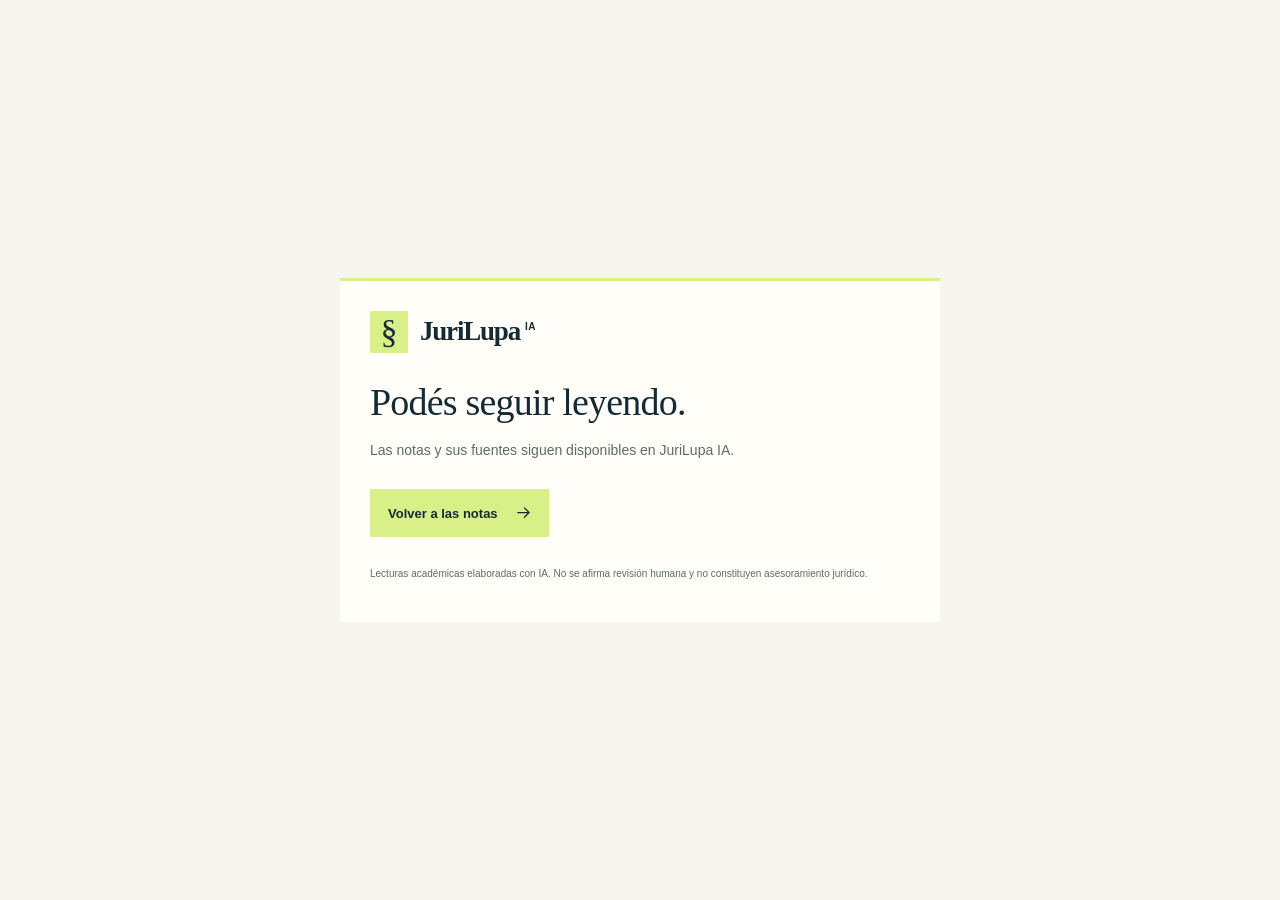
<file: suscripcion.html>
<!doctype html><html lang="es-AR" data-page-kind="subscription-return"><head><meta charset="utf-8"><meta name="viewport" content="width=device-width, initial-scale=1"><meta name="color-scheme" content="only light"><meta name="referrer" content="no-referrer"><meta name="robots" content="noindex,follow"><meta name="theme-color" content="#142b35"><title>Volver a las notas · JuriLupa IA</title><meta name="description" content="Volvé a las notas y fuentes oficiales de JuriLupa IA."><link rel="canonical" href="https://jurilupa-ia.github.io/jurilupa-ia/suscripcion.html"><link rel="stylesheet" href="assets/styles.css"></head><body class="subscription-return-body"><main class="subscription-return-card" id="contenido"><a target="_top" class="brand" href="https://jurilupa-ia.github.io/jurilupa-ia/#lecturas" data-home="inicio" aria-label="JuriLupa IA, inicio"><span class="brand-mark" aria-hidden="true">§</span><span class="brand-name">JuriLupa<span>IA</span></span></a><h1>Podés seguir leyendo.</h1><p>Las notas y sus fuentes siguen disponibles en JuriLupa IA.</p><a class="subscription-return-link" href="https://jurilupa-ia.github.io/jurilupa-ia/#lecturas" target="_top">Volver a las notas <svg viewBox="0 0 18 18" fill="none" stroke="currentColor" stroke-width="1.3" stroke-linecap="round" stroke-linejoin="round" aria-hidden="true"><path d="M4 8h12m-5-5 5 5-5 5"/></svg></a><p class="subscription-return-disclosure">Lecturas académicas elaboradas con IA. No se afirma revisión humana y no constituyen asesoramiento jurídico.</p></main></body></html>
</file>
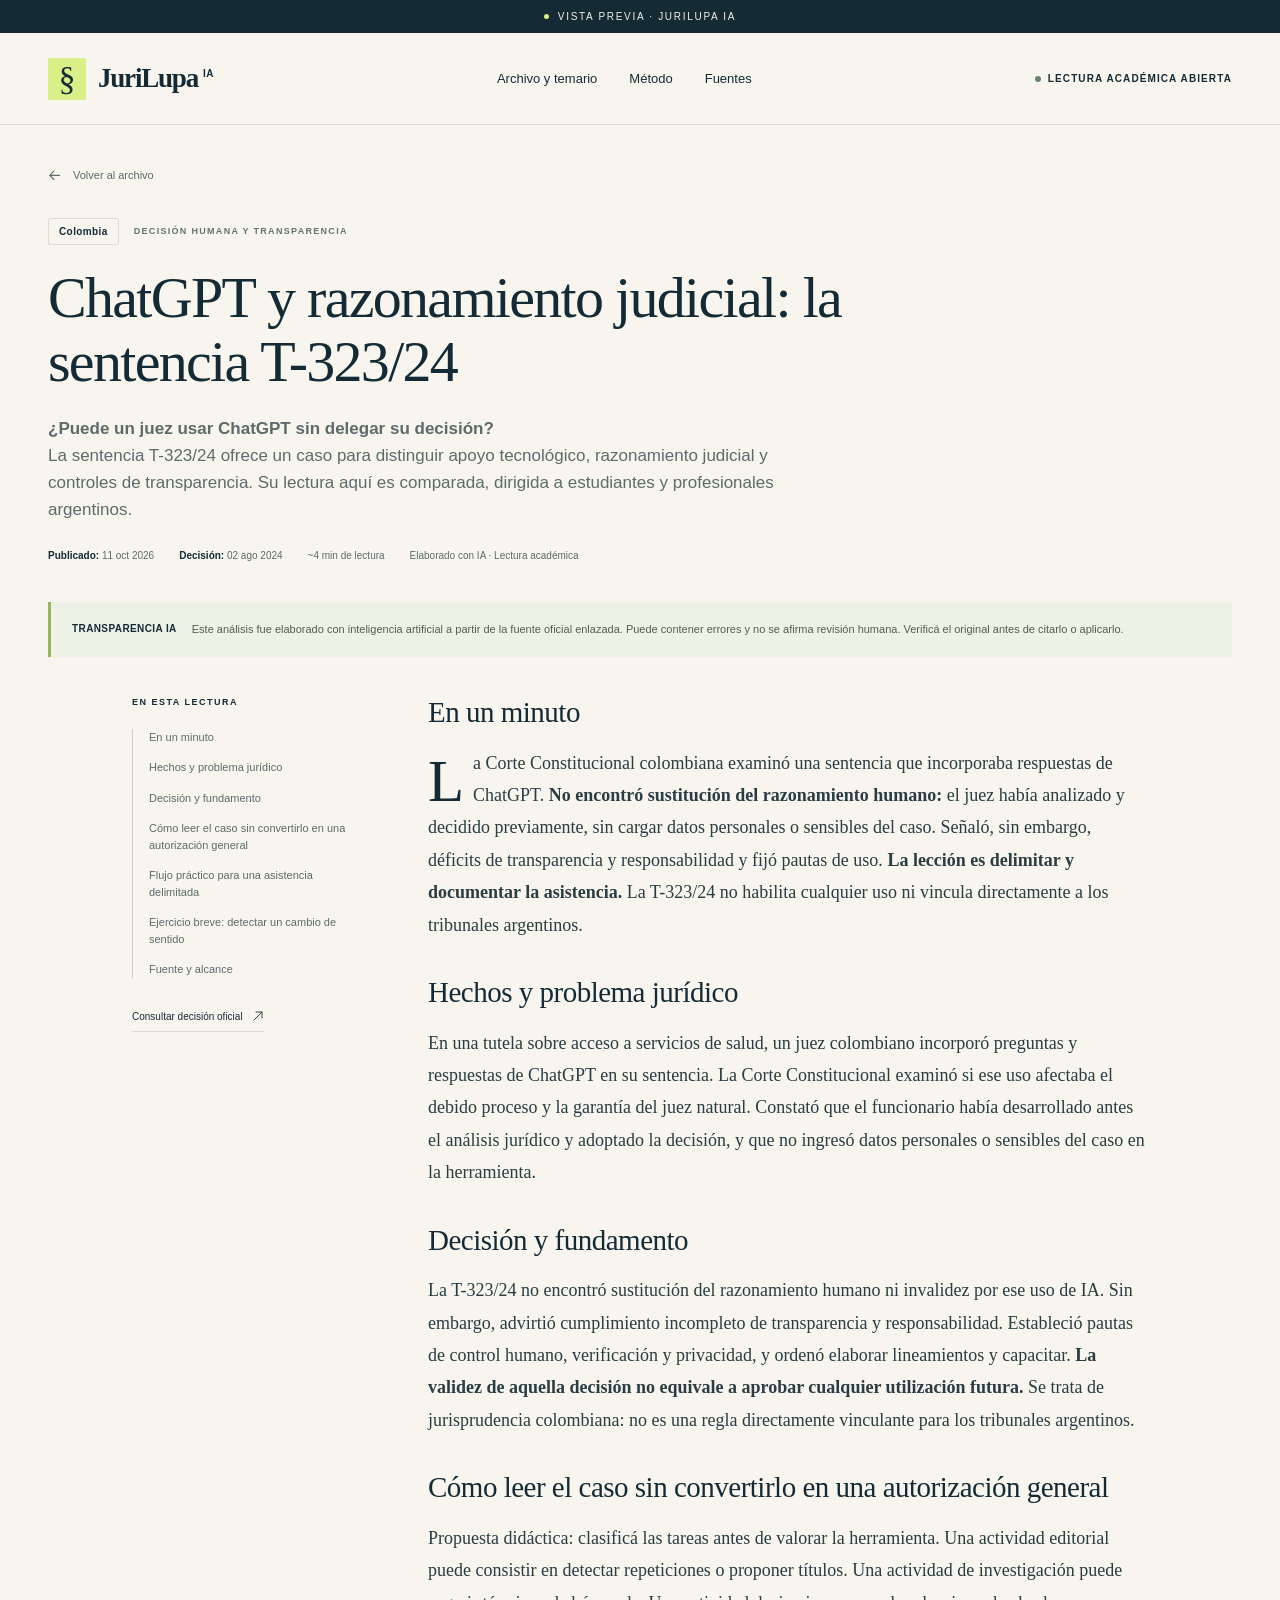
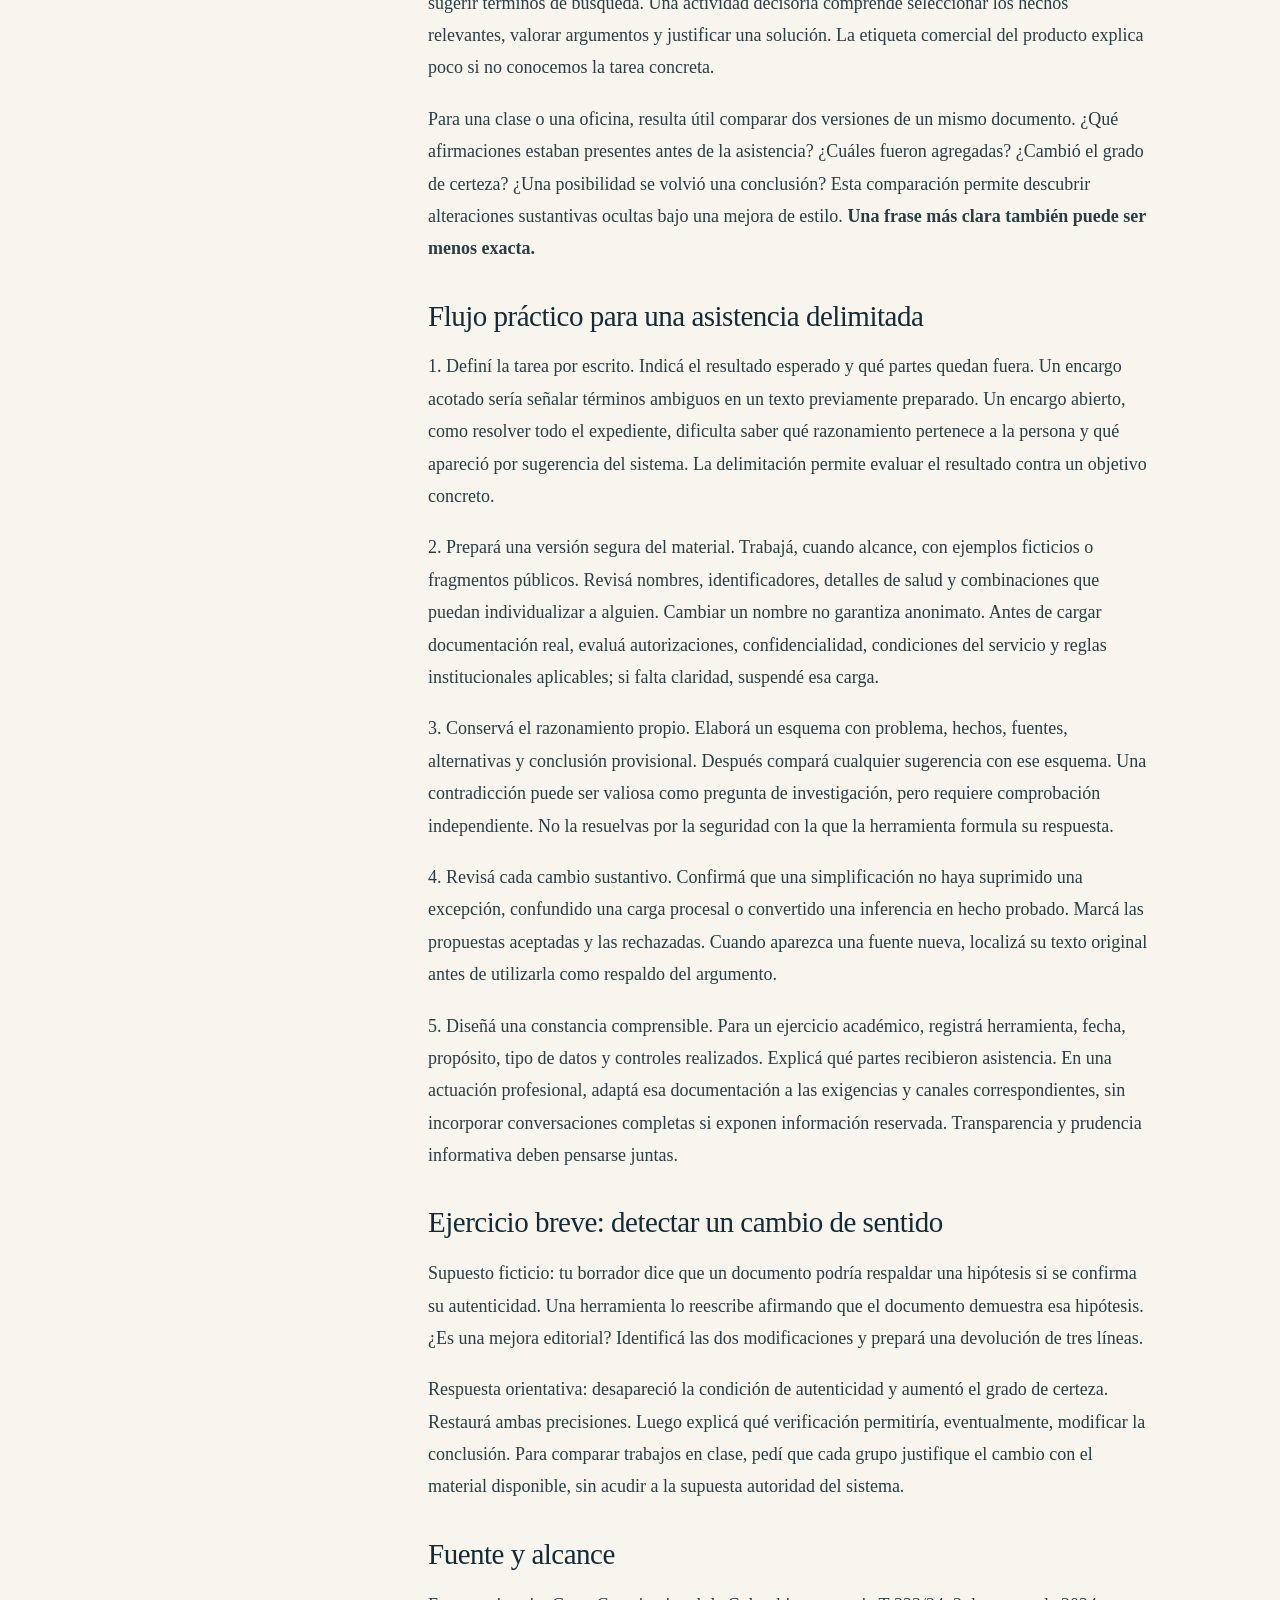
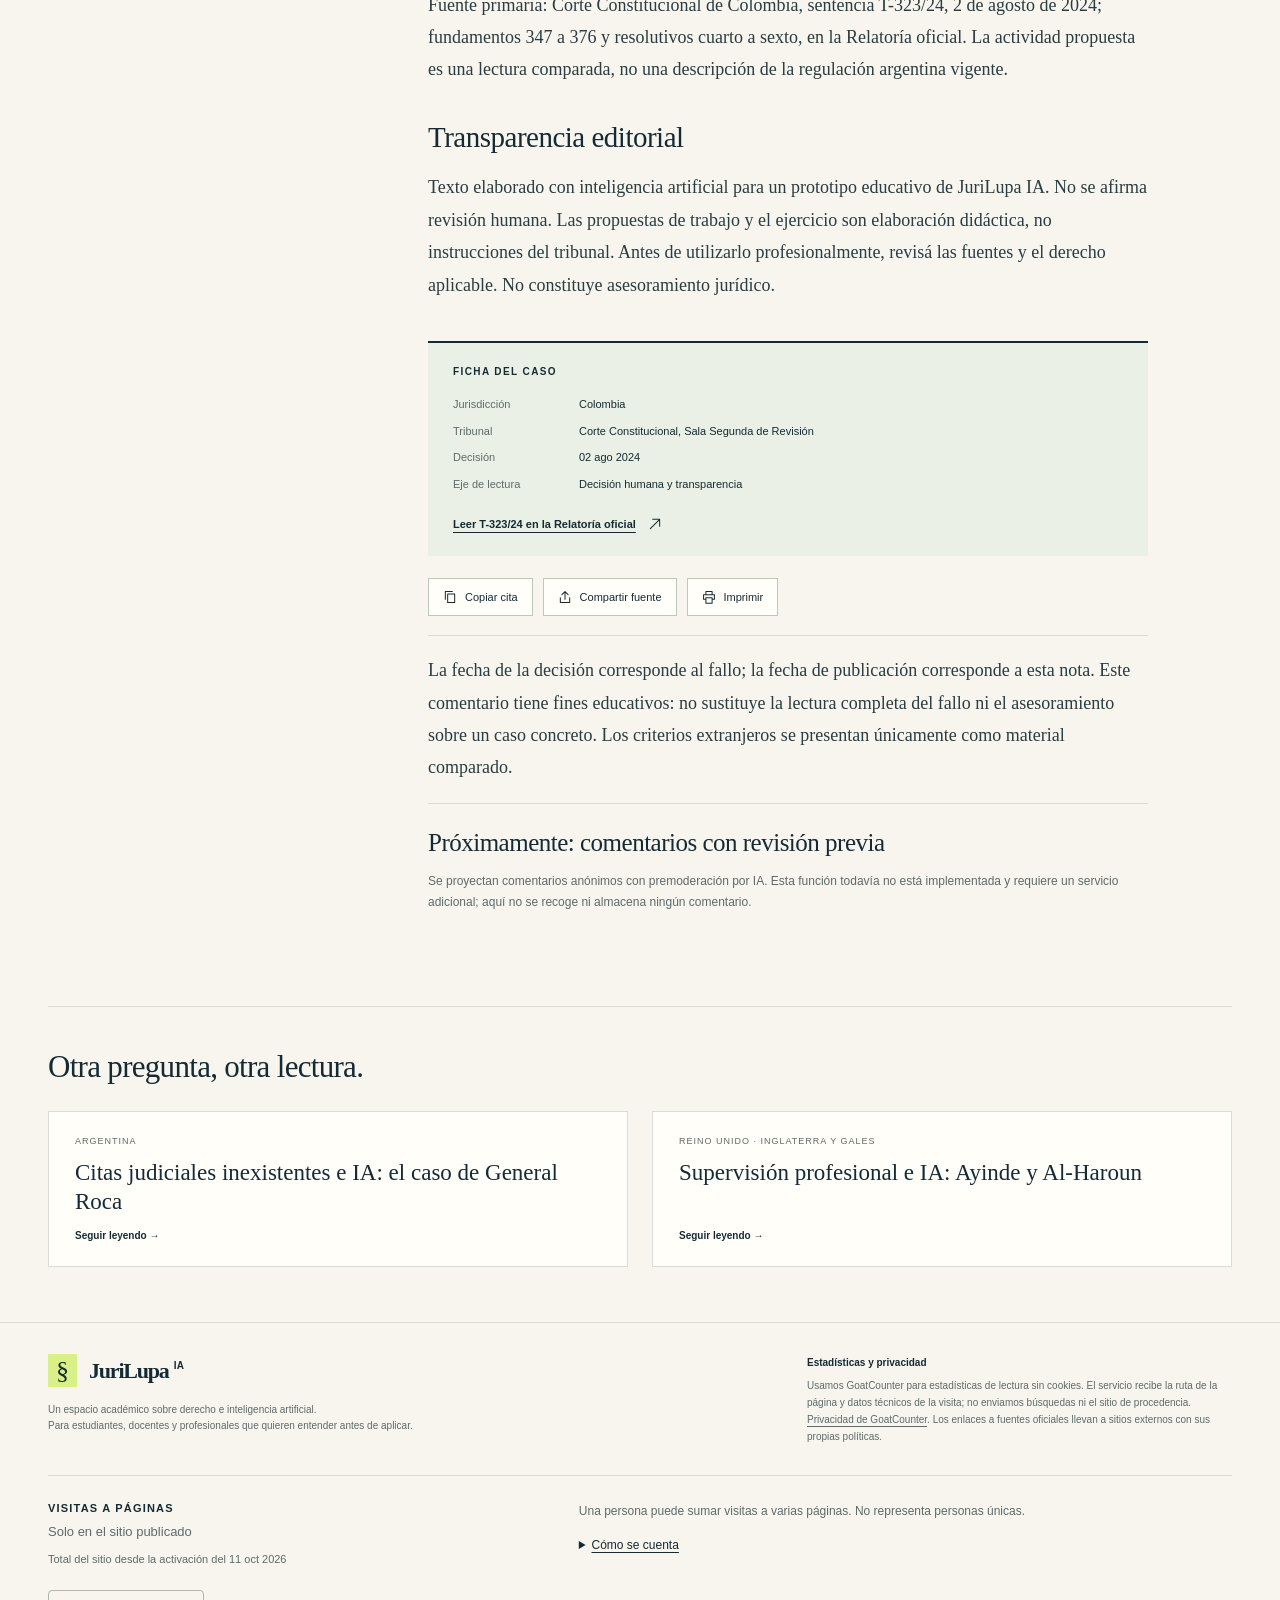
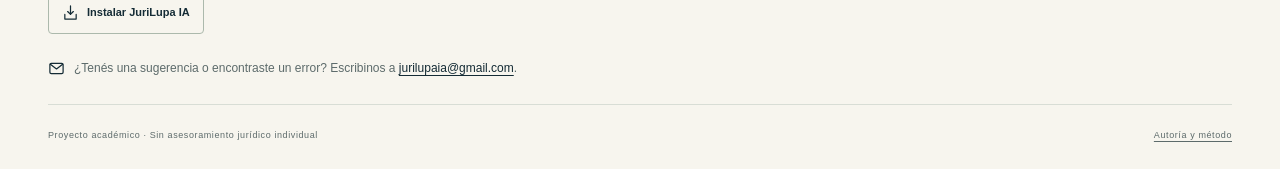
<file: articulos/chatgpt-razonamiento-judicial-t323.html>
<!doctype html><html lang="es-AR" data-mode="static" data-page-path="/jurilupa-ia/articulos/chatgpt-razonamiento-judicial-t323.html"><head><meta charset="utf-8"><meta name="viewport" content="width=device-width, initial-scale=1"><title>ChatGPT y razonamiento judicial: la sentencia T-323/24 · JuriLupa IA</title><meta name="description" content="La sentencia T-323/24 ofrece un caso para distinguir apoyo tecnológico, razonamiento judicial y controles de transparencia. Su lectura aquí es comparada, dirigida a estudiantes y profesionales argentinos."><meta name="theme-color" content="#142b35"><meta name="color-scheme" content="only light"><meta name="referrer" content="no-referrer"><link rel="canonical" href="https://jurilupa-ia.github.io/jurilupa-ia/articulos/chatgpt-razonamiento-judicial-t323.html"><meta property="og:type" content="article"><meta property="og:title" content="ChatGPT y razonamiento judicial: la sentencia T-323/24 · JuriLupa IA"><meta property="og:description" content="La sentencia T-323/24 ofrece un caso para distinguir apoyo tecnológico, razonamiento judicial y controles de transparencia. Su lectura aquí es comparada, dirigida a estudiantes y profesionales argentinos."><link rel="stylesheet" href="../assets/styles.css"><link rel="manifest" href="../manifest.webmanifest"><link rel="icon" href="../assets/app-icon.svg" type="image/svg+xml"><link rel="apple-touch-icon" href="../assets/apple-touch-icon.png"><meta name="apple-mobile-web-app-capable" content="yes"><meta name="mobile-web-app-capable" content="yes"><meta name="apple-mobile-web-app-title" content="JuriLupa IA"><script type="application/ld+json">{"@context": "https://schema.org", "@type": "Article", "headline": "ChatGPT y razonamiento judicial: la sentencia T-323/24", "datePublished": "2026-10-11", "description": "La sentencia T-323/24 ofrece un caso para distinguir apoyo tecnológico, razonamiento judicial y controles de transparencia. Su lectura aquí es comparada, dirigida a estudiantes y profesionales argentinos.", "inLanguage": "es-AR", "genre": "Análisis jurídico académico", "citation": "https://www.corteconstitucional.gov.co/relatoria/2024/T-323-24.htm", "keywords": ["Colombia", "Decisión humana y transparencia", "inteligencia artificial"]}</script></head><body><a class="skip-link" href="#contenido">Saltar al contenido</a><div class="preview-banner"><span class="preview-dot"></span>Vista previa · JuriLupa IA</div><header class="site-header"><div class="wrap header-inner"><a class="brand" href="../index.html" data-home="inicio" aria-label="JuriLupa IA, inicio"><span class="brand-mark" aria-hidden="true">§</span><span class="brand-name">JuriLupa<span>IA</span></span></a><nav class="main-nav" aria-label="Navegación principal"><a href="../index.html#archivo" data-home="archivo">Archivo y temario</a><a href="../index.html#metodo" data-home="metodo">Método</a><a class="desktop-nav" href="../index.html#fuentes" data-home="fuentes">Fuentes</a></nav><div class="nav-note"><i></i>Lectura académica abierta</div></div></header><main class="article-page" id="contenido"><div class="wrap"><div class="article-hero"><a class="back-link" href="../index.html#archivo" data-home="archivo"><svg viewBox="0 0 18 18" fill="none" stroke="currentColor" stroke-width="1.3" stroke-linecap="round" stroke-linejoin="round" aria-hidden="true"><path d="M4 8h12m-5-5 5 5-5 5"/></svg>Volver al archivo</a><div class="article-taxonomy"><span class="badge">Colombia</span><span class="case-topic">Decisión humana y transparencia</span></div><h1 tabindex="-1">ChatGPT y razonamiento judicial: la sentencia T-323/24</h1><p class="article-deck"><strong>¿Puede un juez usar ChatGPT sin delegar su decisión?</strong><br>La sentencia T-323/24 ofrece un caso para distinguir apoyo tecnológico, razonamiento judicial y controles de transparencia. Su lectura aquí es comparada, dirigida a estudiantes y profesionales argentinos.</p><div class="article-meta"><span><strong>Publicado:</strong> <time datetime="2026-10-11">11 oct 2026</time></span><span><strong>Decisión:</strong> <time datetime="2024-08-02">02 ago 2024</time></span><span>~4 min de lectura</span><span>Elaborado con IA · Lectura académica</span></div></div><aside class="ai-notice" aria-label="Aviso de autoría"><strong>TRANSPARENCIA IA</strong><p>Este análisis fue elaborado con inteligencia artificial a partir de la fuente oficial enlazada. Puede contener errores y no se afirma revisión humana. Verificá el original antes de citarlo o aplicarlo.</p></aside><div class="article-layout"><aside class="article-sidebar"><p class="sidebar-label">En esta lectura</p><nav class="toc" aria-label="Índice del análisis"><a href="#chatgpt-razonamiento-judicial-t323-0" data-scroll="chatgpt-razonamiento-judicial-t323-0">En un minuto</a><a href="#chatgpt-razonamiento-judicial-t323-1" data-scroll="chatgpt-razonamiento-judicial-t323-1">Hechos y problema jurídico</a><a href="#chatgpt-razonamiento-judicial-t323-2" data-scroll="chatgpt-razonamiento-judicial-t323-2">Decisión y fundamento</a><a href="#chatgpt-razonamiento-judicial-t323-3" data-scroll="chatgpt-razonamiento-judicial-t323-3">Cómo leer el caso sin convertirlo en una autorización general</a><a href="#chatgpt-razonamiento-judicial-t323-4" data-scroll="chatgpt-razonamiento-judicial-t323-4">Flujo práctico para una asistencia delimitada</a><a href="#chatgpt-razonamiento-judicial-t323-5" data-scroll="chatgpt-razonamiento-judicial-t323-5">Ejercicio breve: detectar un cambio de sentido</a><a href="#chatgpt-razonamiento-judicial-t323-6" data-scroll="chatgpt-razonamiento-judicial-t323-6">Fuente y alcance</a></nav><a class="sidebar-source" href="https://www.corteconstitucional.gov.co/relatoria/2024/T-323-24.htm" target="_blank" rel="noopener noreferrer">Consultar decisión oficial <svg viewBox="0 0 18 18" fill="none" stroke="currentColor" stroke-width="1.3" stroke-linecap="round" stroke-linejoin="round" aria-hidden="true"><path d="M6 3h9v9M15 3 3 15"/></svg></a></aside><div class="article-body"><section id="chatgpt-razonamiento-judicial-t323-0"><h2>En un minuto</h2><p>La Corte Constitucional colombiana examinó una sentencia que incorporaba respuestas de ChatGPT. <strong>No encontró sustitución del razonamiento humano:</strong> el juez había analizado y decidido previamente, sin cargar datos personales o sensibles del caso. Señaló, sin embargo, déficits de transparencia y responsabilidad y fijó pautas de uso. <strong>La lección es delimitar y documentar la asistencia.</strong> La T-323/24 no habilita cualquier uso ni vincula directamente a los tribunales argentinos.</p></section><section id="chatgpt-razonamiento-judicial-t323-1"><h2>Hechos y problema jurídico</h2><p>En una tutela sobre acceso a servicios de salud, un juez colombiano incorporó preguntas y respuestas de ChatGPT en su sentencia. La Corte Constitucional examinó si ese uso afectaba el debido proceso y la garantía del juez natural. Constató que el funcionario había desarrollado antes el análisis jurídico y adoptado la decisión, y que no ingresó datos personales o sensibles del caso en la herramienta.</p></section><section id="chatgpt-razonamiento-judicial-t323-2"><h2>Decisión y fundamento</h2><p>La T-323/24 no encontró sustitución del razonamiento humano ni invalidez por ese uso de IA. Sin embargo, advirtió cumplimiento incompleto de transparencia y responsabilidad. Estableció pautas de control humano, verificación y privacidad, y ordenó elaborar lineamientos y capacitar. <strong>La validez de aquella decisión no equivale a aprobar cualquier utilización futura.</strong> Se trata de jurisprudencia colombiana: no es una regla directamente vinculante para los tribunales argentinos.</p></section><section id="chatgpt-razonamiento-judicial-t323-3"><h2>Cómo leer el caso sin convertirlo en una autorización general</h2><p>Propuesta didáctica: clasificá las tareas antes de valorar la herramienta. Una actividad editorial puede consistir en detectar repeticiones o proponer títulos. Una actividad de investigación puede sugerir términos de búsqueda. Una actividad decisoria comprende seleccionar los hechos relevantes, valorar argumentos y justificar una solución. La etiqueta comercial del producto explica poco si no conocemos la tarea concreta.</p><p>Para una clase o una oficina, resulta útil comparar dos versiones de un mismo documento. ¿Qué afirmaciones estaban presentes antes de la asistencia? ¿Cuáles fueron agregadas? ¿Cambió el grado de certeza? ¿Una posibilidad se volvió una conclusión? Esta comparación permite descubrir alteraciones sustantivas ocultas bajo una mejora de estilo. <strong>Una frase más clara también puede ser menos exacta.</strong></p></section><section id="chatgpt-razonamiento-judicial-t323-4"><h2>Flujo práctico para una asistencia delimitada</h2><p>1. Definí la tarea por escrito. Indicá el resultado esperado y qué partes quedan fuera. Un encargo acotado sería señalar términos ambiguos en un texto previamente preparado. Un encargo abierto, como resolver todo el expediente, dificulta saber qué razonamiento pertenece a la persona y qué apareció por sugerencia del sistema. La delimitación permite evaluar el resultado contra un objetivo concreto.</p><p>2. Prepará una versión segura del material. Trabajá, cuando alcance, con ejemplos ficticios o fragmentos públicos. Revisá nombres, identificadores, detalles de salud y combinaciones que puedan individualizar a alguien. Cambiar un nombre no garantiza anonimato. Antes de cargar documentación real, evaluá autorizaciones, confidencialidad, condiciones del servicio y reglas institucionales aplicables; si falta claridad, suspendé esa carga.</p><p>3. Conservá el razonamiento propio. Elaborá un esquema con problema, hechos, fuentes, alternativas y conclusión provisional. Después compará cualquier sugerencia con ese esquema. Una contradicción puede ser valiosa como pregunta de investigación, pero requiere comprobación independiente. No la resuelvas por la seguridad con la que la herramienta formula su respuesta.</p><p>4. Revisá cada cambio sustantivo. Confirmá que una simplificación no haya suprimido una excepción, confundido una carga procesal o convertido una inferencia en hecho probado. Marcá las propuestas aceptadas y las rechazadas. Cuando aparezca una fuente nueva, localizá su texto original antes de utilizarla como respaldo del argumento.</p><p>5. Diseñá una constancia comprensible. Para un ejercicio académico, registrá herramienta, fecha, propósito, tipo de datos y controles realizados. Explicá qué partes recibieron asistencia. En una actuación profesional, adaptá esa documentación a las exigencias y canales correspondientes, sin incorporar conversaciones completas si exponen información reservada. Transparencia y prudencia informativa deben pensarse juntas.</p></section><section id="chatgpt-razonamiento-judicial-t323-5"><h2>Ejercicio breve: detectar un cambio de sentido</h2><p>Supuesto ficticio: tu borrador dice que un documento podría respaldar una hipótesis si se confirma su autenticidad. Una herramienta lo reescribe afirmando que el documento demuestra esa hipótesis. ¿Es una mejora editorial? Identificá las dos modificaciones y prepará una devolución de tres líneas.</p><p>Respuesta orientativa: desapareció la condición de autenticidad y aumentó el grado de certeza. Restaurá ambas precisiones. Luego explicá qué verificación permitiría, eventualmente, modificar la conclusión. Para comparar trabajos en clase, pedí que cada grupo justifique el cambio con el material disponible, sin acudir a la supuesta autoridad del sistema.</p></section><section id="chatgpt-razonamiento-judicial-t323-6"><h2>Fuente y alcance</h2><p>Fuente primaria: Corte Constitucional de Colombia, sentencia T-323/24, 2 de agosto de 2024; fundamentos 347 a 376 y resolutivos cuarto a sexto, en la Relatoría oficial. La actividad propuesta es una lectura comparada, no una descripción de la regulación argentina vigente.</p></section><section id="chatgpt-razonamiento-judicial-t323-7"><h2>Transparencia editorial</h2><p>Texto elaborado con inteligencia artificial para un prototipo educativo de JuriLupa IA. No se afirma revisión humana. Las propuestas de trabajo y el ejercicio son elaboración didáctica, no instrucciones del tribunal. Antes de utilizarlo profesionalmente, revisá las fuentes y el derecho aplicable. No constituye asesoramiento jurídico.</p></section><aside class="case-details"><h2>Ficha del caso</h2><dl><dt>Jurisdicción</dt><dd>Colombia</dd><dt>Tribunal</dt><dd>Corte Constitucional, Sala Segunda de Revisión</dd><dt>Decisión</dt><dd>02 ago 2024</dd><dt>Eje de lectura</dt><dd>Decisión humana y transparencia</dd></dl><a class="official-link" href="https://www.corteconstitucional.gov.co/relatoria/2024/T-323-24.htm" target="_blank" rel="noopener noreferrer">Leer T-323/24 en la Relatoría oficial <svg viewBox="0 0 18 18" fill="none" stroke="currentColor" stroke-width="1.3" stroke-linecap="round" stroke-linejoin="round" aria-hidden="true"><path d="M6 3h9v9M15 3 3 15"/></svg></a></aside><div class="article-actions"><button class="copy-citation" type="button" data-citation="JuriLupa IA, «ChatGPT y razonamiento judicial: la sentencia T-323/24», comentario educativo sobre Corte Constitucional de Colombia, T-323/24, 02/08/2024."><svg viewBox="0 0 18 18" fill="none" stroke="currentColor" stroke-width="1.3" stroke-linecap="round" stroke-linejoin="round" aria-hidden="true"><path d="M6 5h9v11H6zM3 12V2h9"/></svg>Copiar cita</button><button class="share-source" type="button" data-source="https://www.corteconstitucional.gov.co/relatoria/2024/T-323-24.htm" data-title="ChatGPT y razonamiento judicial: la sentencia T-323/24"><svg viewBox="0 0 18 18" fill="none" stroke="currentColor" stroke-width="1.3" stroke-linecap="round" stroke-linejoin="round" aria-hidden="true"><path d="M9 12V2M5 6l4-4 4 4M3 10v6h12v-6"/></svg>Compartir fuente</button><button class="print-article" type="button"><svg viewBox="0 0 18 18" fill="none" stroke="currentColor" stroke-width="1.3" stroke-linecap="round" stroke-linejoin="round" aria-hidden="true"><path d="M5 6V2h8v4M5 12H2V6h14v6h-3M5 10h8v7H5z"/></svg>Imprimir</button></div><div class="citation-fallback" hidden><label for="citation-chatgpt-razonamiento-judicial-t323">Seleccioná y copiá el texto.</label><textarea id="citation-chatgpt-razonamiento-judicial-t323" readonly></textarea></div><p class="comparative-note">La fecha de la decisión corresponde al fallo; la fecha de publicación corresponde a esta nota. Este comentario tiene fines educativos: no sustituye la lectura completa del fallo ni el asesoramiento sobre un caso concreto. Los criterios extranjeros se presentan únicamente como material comparado.</p><section class="article-comments"><h2>Próximamente: comentarios con revisión previa</h2><p>Se proyectan comentarios anónimos con premoderación por IA. Esta función todavía no está implementada y requiere un servicio adicional; aquí no se recoge ni almacena ningún comentario.</p></section></div></div><section class="related" aria-labelledby="related-chatgpt-razonamiento-judicial-t323"><h2 id="related-chatgpt-razonamiento-judicial-t323">Otra pregunta, otra lectura.</h2><div class="related-grid"><a class="related-link" href="../articulos/citas-inexistentes-general-roca.html" data-article="citas-inexistentes-general-roca"><small>Argentina</small><span>Citas judiciales inexistentes e IA: el caso de General Roca</span><span class="read-more">Seguir leyendo →</span></a><a class="related-link" href="../articulos/supervision-profesional-ayinde-al-haroun.html" data-article="supervision-profesional-ayinde-al-haroun"><small>Reino Unido · Inglaterra y Gales</small><span>Supervisión profesional e IA: Ayinde y Al-Haroun</span><span class="read-more">Seguir leyendo →</span></a></div></section></div></main><footer class="site-footer"><div class="wrap"><div class="footer-top"><div><a class="brand" href="../index.html" data-home="inicio" aria-label="JuriLupa IA, inicio"><span class="brand-mark" aria-hidden="true">§</span><span class="brand-name">JuriLupa<span>IA</span></span></a><p class="footer-description">Un espacio académico sobre derecho e inteligencia artificial.<br>Para estudiantes, docentes y profesionales que quieren entender antes de aplicar.</p></div><p class="privacy" id="privacidad"><strong>Estadísticas y privacidad</strong>Usamos GoatCounter para estadísticas de lectura sin cookies. El servicio recibe la ruta de la página y datos técnicos de la visita; no enviamos búsquedas ni el sitio de procedencia. <a href="https://www.goatcounter.com/help/privacy" target="_blank" rel="noopener noreferrer">Privacidad de GoatCounter</a>. Los enlaces a fuentes oficiales llevan a sitios externos con sus propias políticas.</p></div><section class="visit-counter" aria-labelledby="visit-counter-label"><div class="visit-counter-heading"><span class="visit-counter-label" id="visit-counter-label">Visitas a páginas</span><span class="visit-counter-value" id="visit-count" role="status" aria-live="polite" aria-atomic="true" aria-describedby="visit-counter-label">No se pudo actualizar el contador.</span><span class="visit-counter-since">Total del sitio desde la activación del <time datetime="2026-10-11">11 oct 2026</time></span></div><div class="visit-counter-explanation"><p>Una persona puede sumar visitas a varias páginas. No representa personas únicas.</p><details><summary>Cómo se cuenta</summary><p>Con la configuración predeterminada de sesiones, GoatCounter agrupa las visitas repetidas a una misma página durante hasta 8 horas. El total puede tardar hasta 4 horas en actualizarse. No incluye tráfico anterior a la activación ni todas las visitas: los bloqueadores, JavaScript desactivado y las direcciones con parámetros pueden impedir el registro. Si no podemos obtener el total, hacemos un reintento automático ante fallos transitorios. Si sigue sin estar disponible, mostramos un aviso discreto sin inventar cifras.</p></details></div></section><div class="footer-install"><button class="install-button" type="button" data-install-control aria-controls="install-dialog" aria-haspopup="dialog" hidden><svg viewBox="0 0 18 18" fill="none" stroke="currentColor" stroke-width="1.3" stroke-linecap="round" stroke-linejoin="round" aria-hidden="true"><path d="M9 2v9m-3-3 3 3 3-3M3 11v5h12v-5"/></svg><span>Instalar JuriLupa IA</span></button></div><p class="footer-contact"><svg viewBox="0 0 18 18" fill="none" stroke="currentColor" stroke-width="1.3" stroke-linecap="round" stroke-linejoin="round" aria-hidden="true"><rect x="2" y="3.5" width="14" height="11" rx="1.5"/><path d="m2.5 4.5 6.5 5 6.5-5"/></svg><span>¿Tenés una sugerencia o encontraste un error? Escribinos a <a href="mailto:jurilupaia@gmail.com">jurilupaia@gmail.com</a>.</span></p><div class="footer-bottom"><span>Proyecto académico · Sin asesoramiento jurídico individual</span><a href="../index.html#metodo" data-home="metodo">Autoría y método</a></div></div></footer><dialog class="install-dialog" id="install-dialog" aria-labelledby="install-title" aria-describedby="install-description" closedby="any"><div class="install-panel"><button class="install-close" type="button" aria-label="Cerrar instrucciones de instalación" autofocus>×</button><img class="install-app-icon" src="../assets/app-icon.svg" width="56" height="56" alt=""><p class="install-eyebrow">Siempre a mano</p><h2 id="install-title">JuriLupa IA, en tu inicio.</h2><p id="install-description">Agregá el sitio a tu pantalla de inicio. Necesitás conexión a internet para consultar las notas y sus fuentes.</p><p class="install-status" id="install-status" role="status" aria-live="polite" hidden></p><button class="install-native" id="install-native" type="button" hidden>Continuar con el navegador <svg viewBox="0 0 18 18" fill="none" stroke="currentColor" stroke-width="1.3" stroke-linecap="round" stroke-linejoin="round" aria-hidden="true"><path d="M4 8h12m-5-5 5 5-5 5"/></svg></button><p class="install-inapp-note">Si abriste el enlace dentro de otra app, usá su menú para abrirlo en tu navegador habitual. Si esa opción no aparece, copiá la dirección y abrila en Safari o Chrome.</p><div class="install-guides"><details data-install-guide="ios"><summary>iPhone o iPad · Safari</summary><ol><li>Abrí la portada de JuriLupa IA en Safari.</li><li>Tocá Compartir, directamente o dentro del menú de la página.</li><li>Elegí «Añadir a pantalla de inicio» o «Agregar a inicio». Si aparece «Abrir como app web», dejalo activado y confirmá con «Añadir» o «Agregar».</li></ol></details><details data-install-guide="android"><summary>Android · Chrome</summary><ol><li>Abrí la portada en Chrome y tocá el menú de tres puntos.</li><li>Elegí «Instalar y crear acceso directo» y luego «Instalar», si está disponible. En otras versiones puede aparecer «Añadir a pantalla de inicio».</li><li>Seguí la confirmación del navegador. Si solo ofrece crear un acceso directo, este abrirá el sitio en el navegador.</li></ol></details><details data-install-guide="samsung"><summary>Samsung Internet</summary><p>En el menú del navegador, buscá la opción para añadir la página a la pantalla de inicio. Según la versión, puede aparecer dentro de «Añadir página a» o como un símbolo + en la barra de direcciones. Confirmá los pasos que te muestre.</p></details><details data-install-guide="desktop"><summary>Computadora u otro navegador</summary><p>Buscá «Instalar» en la barra de direcciones o en el menú del navegador. Si no ofrece esa opción, podés guardar el sitio en tus favoritos.</p></details></div><p class="install-footnote">Las opciones y los nombres varían según el navegador y su versión. La instalación se confirma en el navegador.</p></div></dialog><div class="reading-progress" id="reading-progress" aria-hidden="true"></div><div class="toast" id="toast" role="status" aria-live="polite" hidden></div><script src="../assets/site.js" defer></script><script src="../assets/install.js" defer></script></body></html>
</file>
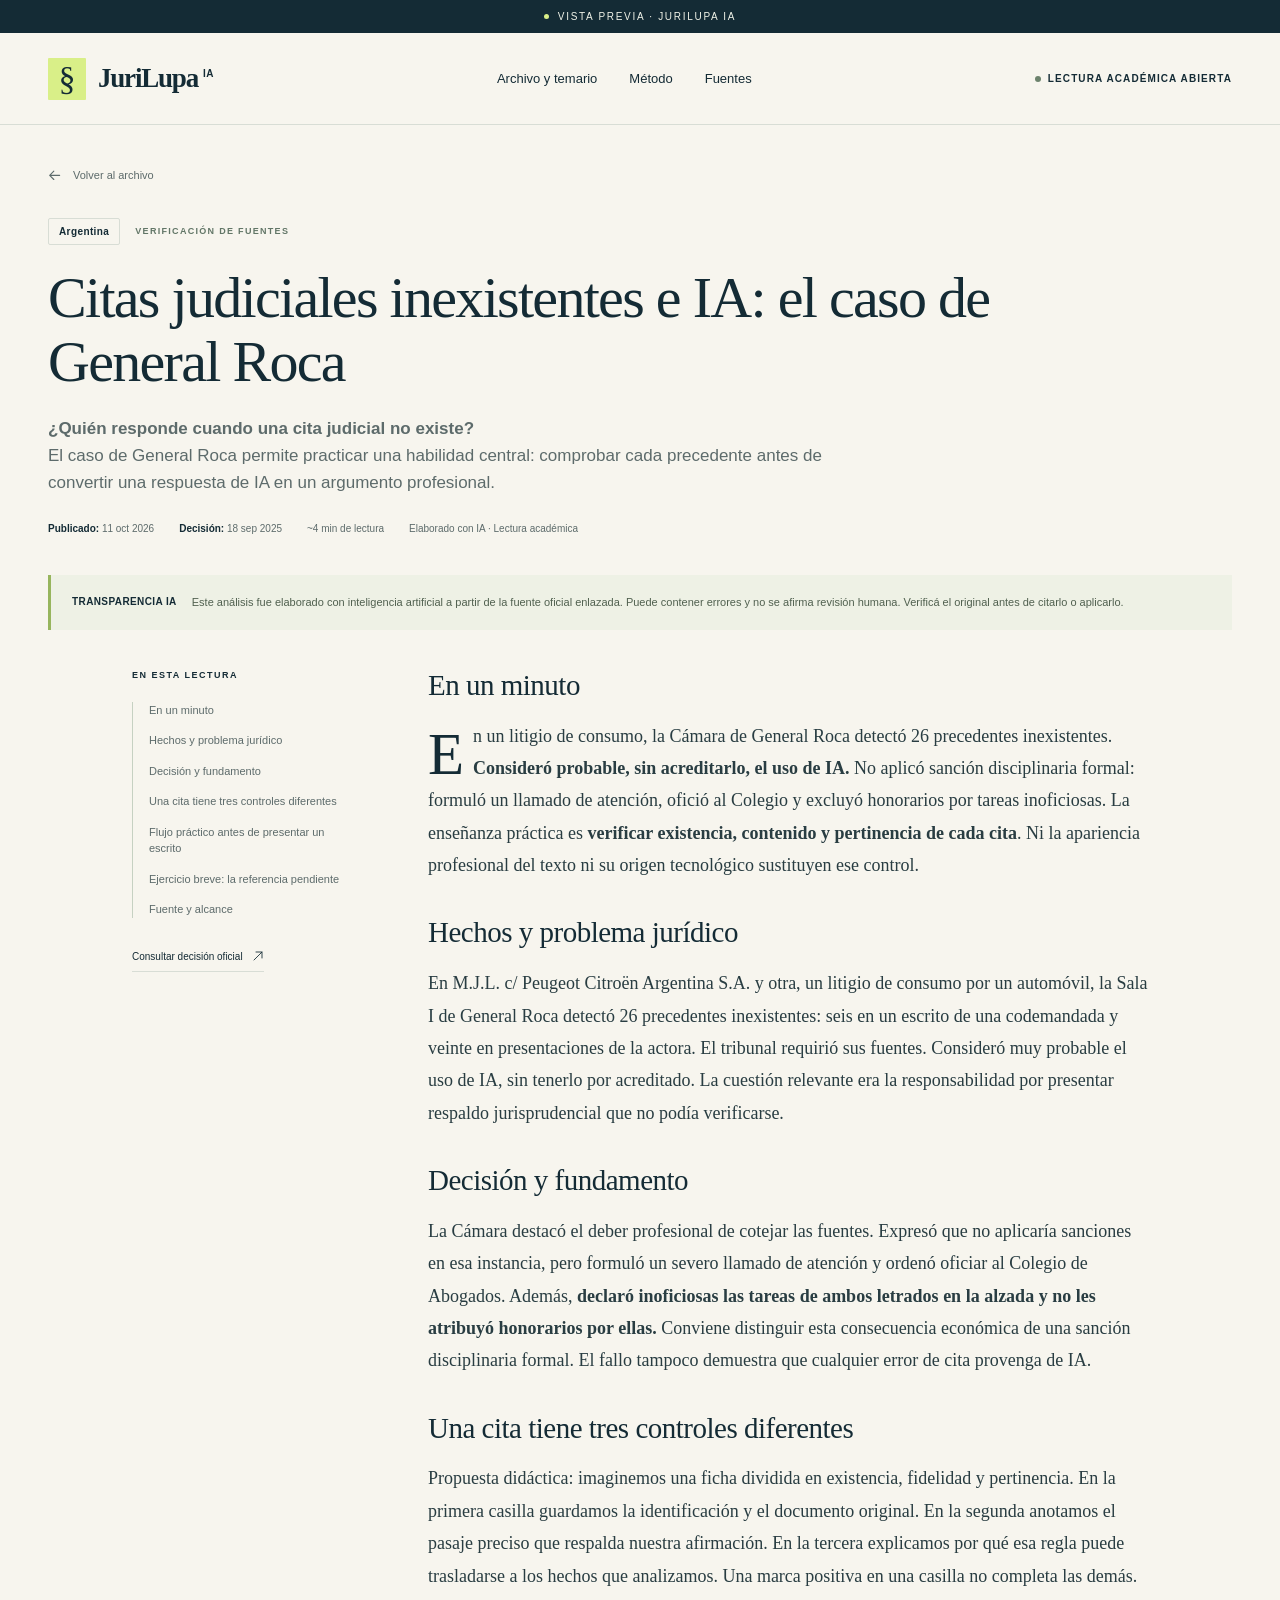
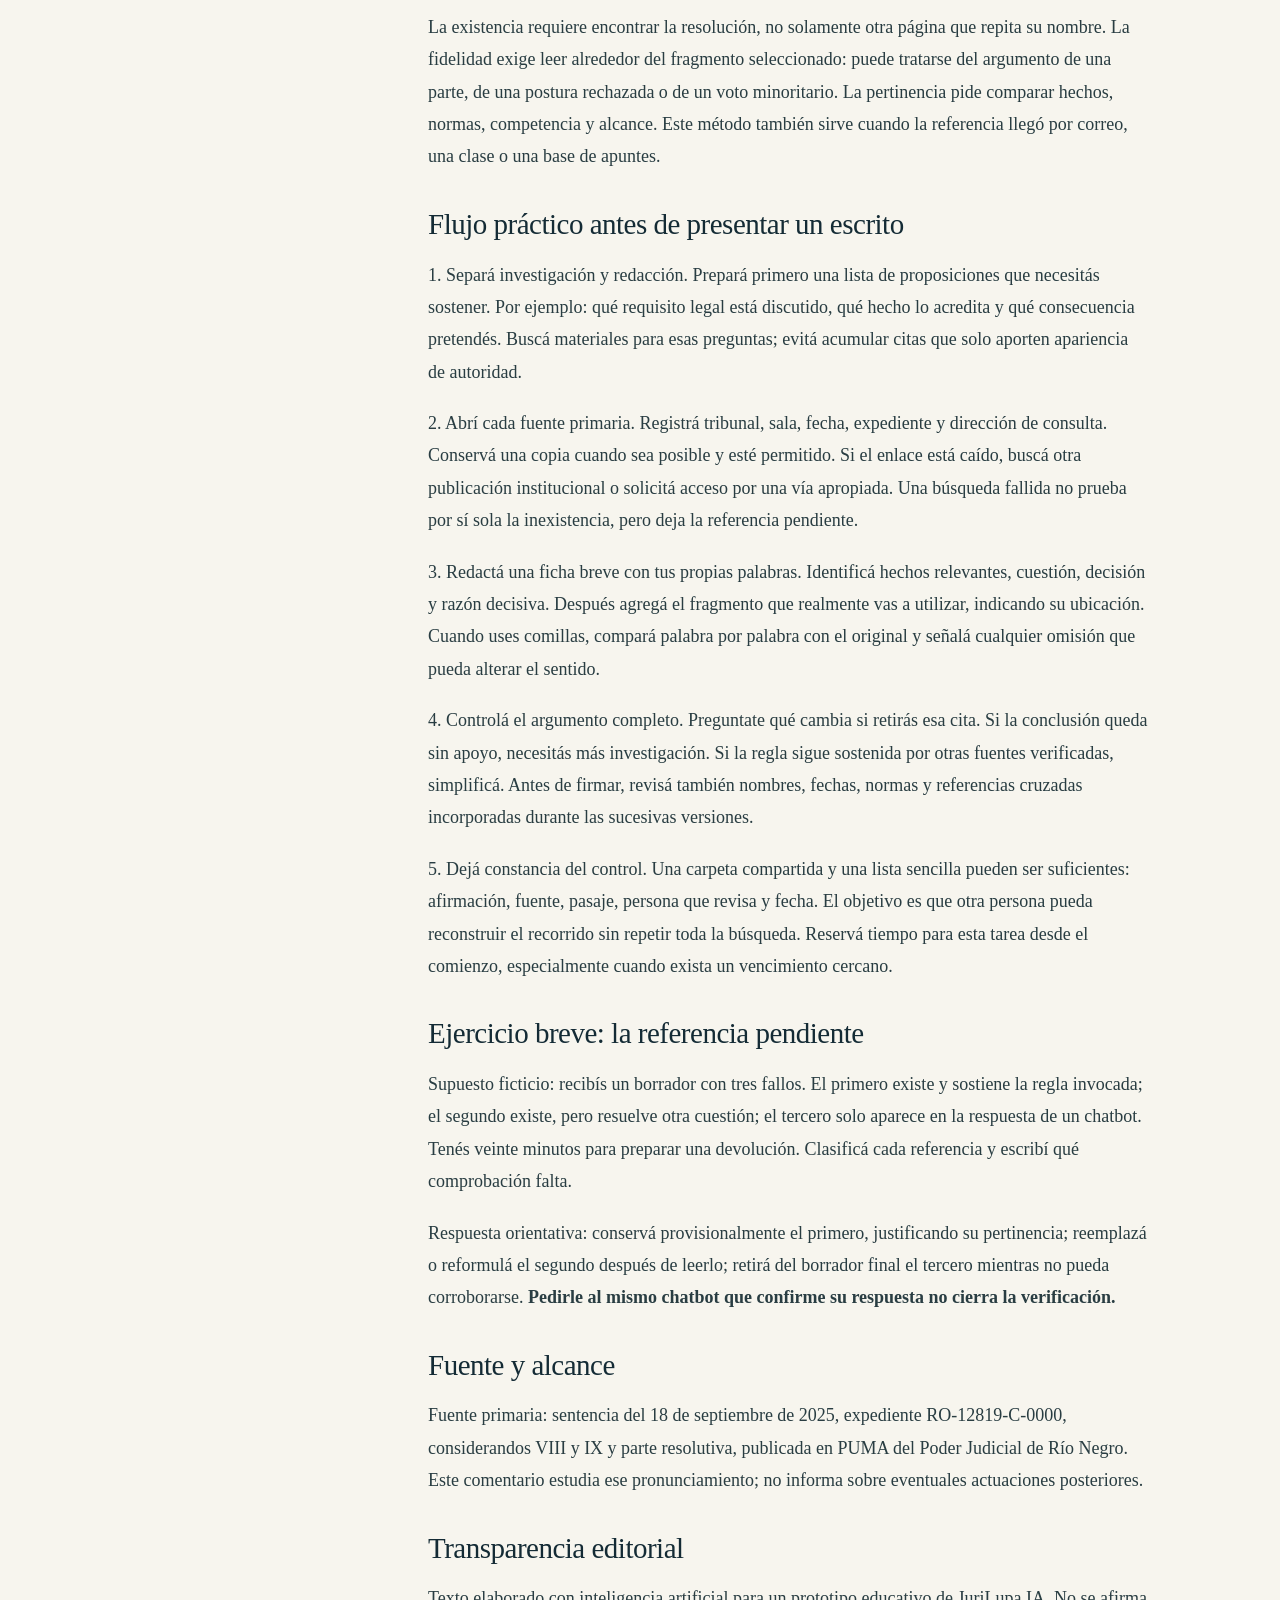
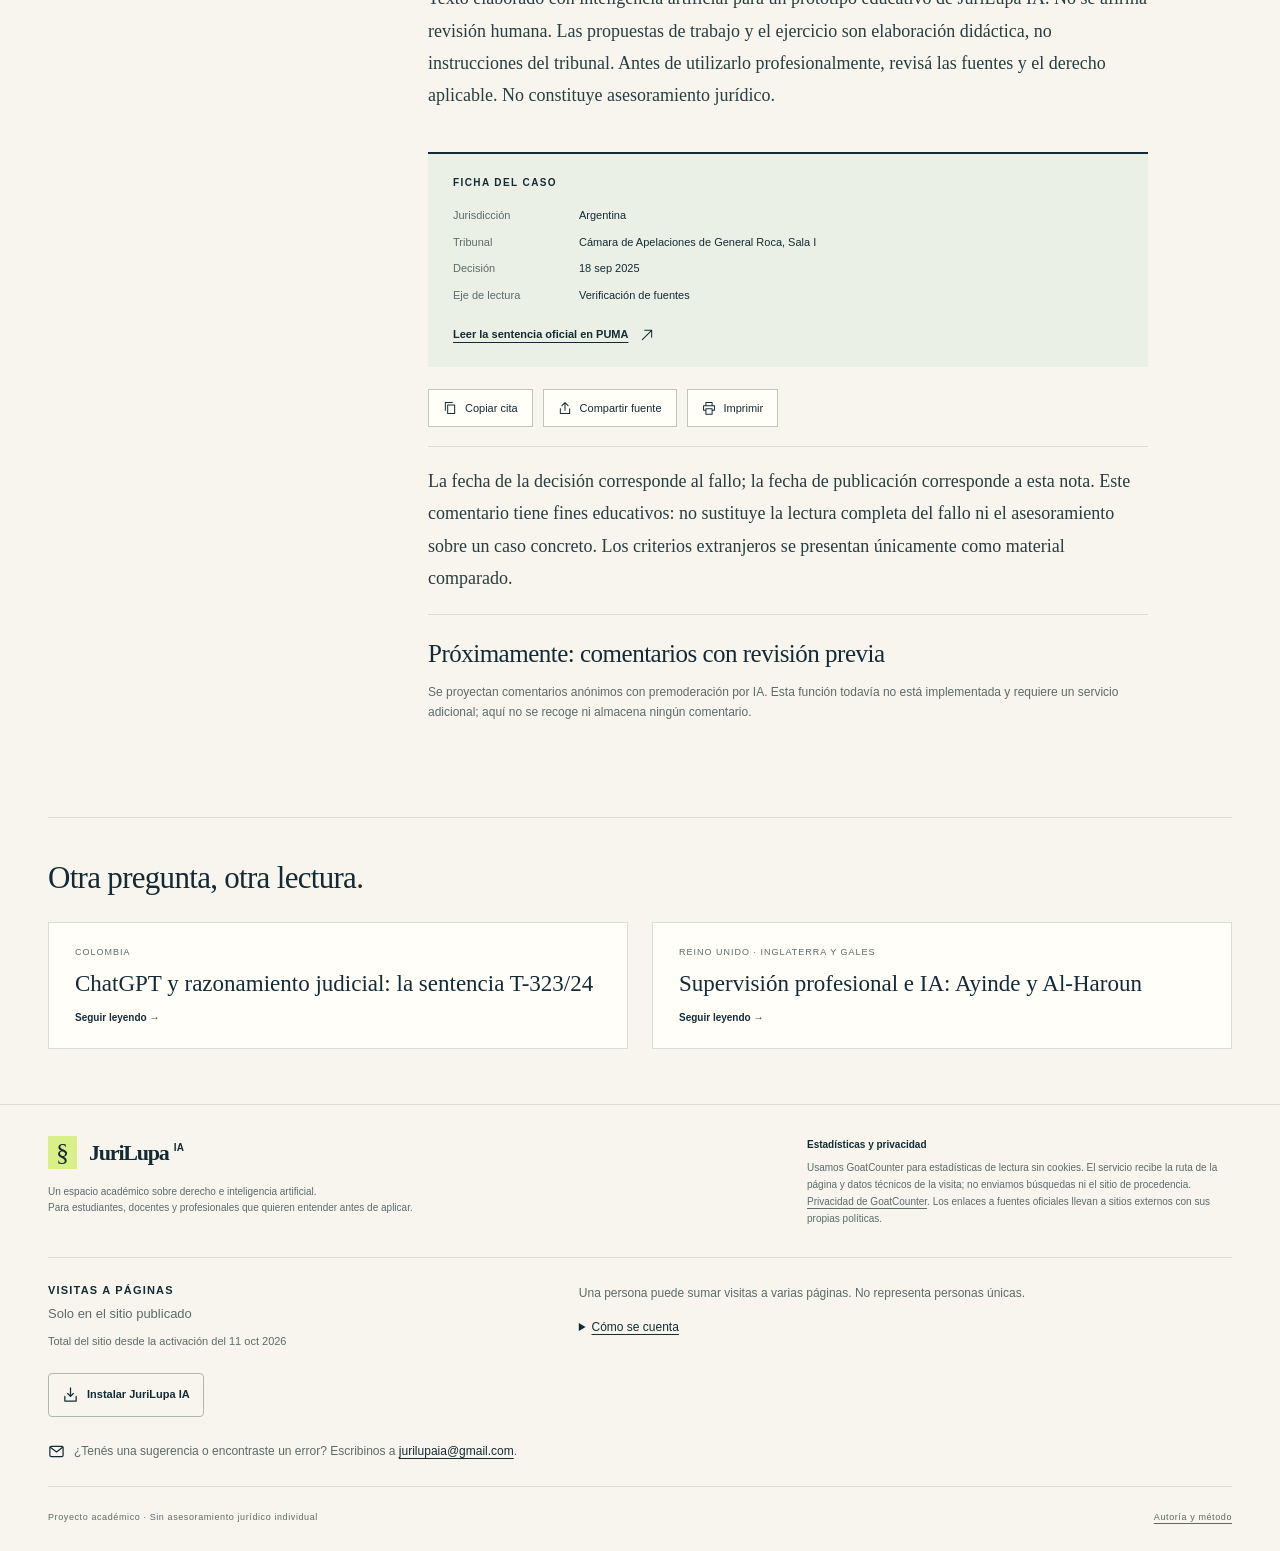
<file: articulos/citas-inexistentes-general-roca.html>
<!doctype html><html lang="es-AR" data-mode="static" data-page-path="/jurilupa-ia/articulos/citas-inexistentes-general-roca.html"><head><meta charset="utf-8"><meta name="viewport" content="width=device-width, initial-scale=1"><title>Citas judiciales inexistentes e IA: el caso de General Roca · JuriLupa IA</title><meta name="description" content="El caso de General Roca permite practicar una habilidad central: comprobar cada precedente antes de convertir una respuesta de IA en un argumento profesional."><meta name="theme-color" content="#142b35"><meta name="color-scheme" content="only light"><meta name="referrer" content="no-referrer"><link rel="canonical" href="https://jurilupa-ia.github.io/jurilupa-ia/articulos/citas-inexistentes-general-roca.html"><meta property="og:type" content="article"><meta property="og:title" content="Citas judiciales inexistentes e IA: el caso de General Roca · JuriLupa IA"><meta property="og:description" content="El caso de General Roca permite practicar una habilidad central: comprobar cada precedente antes de convertir una respuesta de IA en un argumento profesional."><link rel="stylesheet" href="../assets/styles.css"><link rel="manifest" href="../manifest.webmanifest"><link rel="icon" href="../assets/app-icon.svg" type="image/svg+xml"><link rel="apple-touch-icon" href="../assets/apple-touch-icon.png"><meta name="apple-mobile-web-app-capable" content="yes"><meta name="mobile-web-app-capable" content="yes"><meta name="apple-mobile-web-app-title" content="JuriLupa IA"><script type="application/ld+json">{"@context": "https://schema.org", "@type": "Article", "headline": "Citas judiciales inexistentes e IA: el caso de General Roca", "datePublished": "2026-10-11", "description": "El caso de General Roca permite practicar una habilidad central: comprobar cada precedente antes de convertir una respuesta de IA en un argumento profesional.", "inLanguage": "es-AR", "genre": "Análisis jurídico académico", "citation": "https://puma.jusrionegro.gov.ar/expjud/busqueda-publica/view/d357455b-2373-4d2a-afe3-a9a435ffa56f", "keywords": ["Argentina", "Verificación de fuentes", "inteligencia artificial"]}</script></head><body><a class="skip-link" href="#contenido">Saltar al contenido</a><div class="preview-banner"><span class="preview-dot"></span>Vista previa · JuriLupa IA</div><header class="site-header"><div class="wrap header-inner"><a class="brand" href="../index.html" data-home="inicio" aria-label="JuriLupa IA, inicio"><span class="brand-mark" aria-hidden="true">§</span><span class="brand-name">JuriLupa<span>IA</span></span></a><nav class="main-nav" aria-label="Navegación principal"><a href="../index.html#archivo" data-home="archivo">Archivo y temario</a><a href="../index.html#metodo" data-home="metodo">Método</a><a class="desktop-nav" href="../index.html#fuentes" data-home="fuentes">Fuentes</a></nav><div class="nav-note"><i></i>Lectura académica abierta</div></div></header><main class="article-page" id="contenido"><div class="wrap"><div class="article-hero"><a class="back-link" href="../index.html#archivo" data-home="archivo"><svg viewBox="0 0 18 18" fill="none" stroke="currentColor" stroke-width="1.3" stroke-linecap="round" stroke-linejoin="round" aria-hidden="true"><path d="M4 8h12m-5-5 5 5-5 5"/></svg>Volver al archivo</a><div class="article-taxonomy"><span class="badge">Argentina</span><span class="case-topic">Verificación de fuentes</span></div><h1 tabindex="-1">Citas judiciales inexistentes e IA: el caso de General Roca</h1><p class="article-deck"><strong>¿Quién responde cuando una cita judicial no existe?</strong><br>El caso de General Roca permite practicar una habilidad central: comprobar cada precedente antes de convertir una respuesta de IA en un argumento profesional.</p><div class="article-meta"><span><strong>Publicado:</strong> <time datetime="2026-10-11">11 oct 2026</time></span><span><strong>Decisión:</strong> <time datetime="2025-09-18">18 sep 2025</time></span><span>~4 min de lectura</span><span>Elaborado con IA · Lectura académica</span></div></div><aside class="ai-notice" aria-label="Aviso de autoría"><strong>TRANSPARENCIA IA</strong><p>Este análisis fue elaborado con inteligencia artificial a partir de la fuente oficial enlazada. Puede contener errores y no se afirma revisión humana. Verificá el original antes de citarlo o aplicarlo.</p></aside><div class="article-layout"><aside class="article-sidebar"><p class="sidebar-label">En esta lectura</p><nav class="toc" aria-label="Índice del análisis"><a href="#citas-inexistentes-general-roca-0" data-scroll="citas-inexistentes-general-roca-0">En un minuto</a><a href="#citas-inexistentes-general-roca-1" data-scroll="citas-inexistentes-general-roca-1">Hechos y problema jurídico</a><a href="#citas-inexistentes-general-roca-2" data-scroll="citas-inexistentes-general-roca-2">Decisión y fundamento</a><a href="#citas-inexistentes-general-roca-3" data-scroll="citas-inexistentes-general-roca-3">Una cita tiene tres controles diferentes</a><a href="#citas-inexistentes-general-roca-4" data-scroll="citas-inexistentes-general-roca-4">Flujo práctico antes de presentar un escrito</a><a href="#citas-inexistentes-general-roca-5" data-scroll="citas-inexistentes-general-roca-5">Ejercicio breve: la referencia pendiente</a><a href="#citas-inexistentes-general-roca-6" data-scroll="citas-inexistentes-general-roca-6">Fuente y alcance</a></nav><a class="sidebar-source" href="https://puma.jusrionegro.gov.ar/expjud/busqueda-publica/view/d357455b-2373-4d2a-afe3-a9a435ffa56f" target="_blank" rel="noopener noreferrer">Consultar decisión oficial <svg viewBox="0 0 18 18" fill="none" stroke="currentColor" stroke-width="1.3" stroke-linecap="round" stroke-linejoin="round" aria-hidden="true"><path d="M6 3h9v9M15 3 3 15"/></svg></a></aside><div class="article-body"><section id="citas-inexistentes-general-roca-0"><h2>En un minuto</h2><p>En un litigio de consumo, la Cámara de General Roca detectó 26 precedentes inexistentes. <strong>Consideró probable, sin acreditarlo, el uso de IA.</strong> No aplicó sanción disciplinaria formal: formuló un llamado de atención, ofició al Colegio y excluyó honorarios por tareas inoficiosas. La enseñanza práctica es <strong>verificar existencia, contenido y pertinencia de cada cita</strong>. Ni la apariencia profesional del texto ni su origen tecnológico sustituyen ese control.</p></section><section id="citas-inexistentes-general-roca-1"><h2>Hechos y problema jurídico</h2><p>En M.J.L. c/ Peugeot Citroën Argentina S.A. y otra, un litigio de consumo por un automóvil, la Sala I de General Roca detectó 26 precedentes inexistentes: seis en un escrito de una codemandada y veinte en presentaciones de la actora. El tribunal requirió sus fuentes. Consideró muy probable el uso de IA, sin tenerlo por acreditado. La cuestión relevante era la responsabilidad por presentar respaldo jurisprudencial que no podía verificarse.</p></section><section id="citas-inexistentes-general-roca-2"><h2>Decisión y fundamento</h2><p>La Cámara destacó el deber profesional de cotejar las fuentes. Expresó que no aplicaría sanciones en esa instancia, pero formuló un severo llamado de atención y ordenó oficiar al Colegio de Abogados. Además, <strong>declaró inoficiosas las tareas de ambos letrados en la alzada y no les atribuyó honorarios por ellas.</strong> Conviene distinguir esta consecuencia económica de una sanción disciplinaria formal. El fallo tampoco demuestra que cualquier error de cita provenga de IA.</p></section><section id="citas-inexistentes-general-roca-3"><h2>Una cita tiene tres controles diferentes</h2><p>Propuesta didáctica: imaginemos una ficha dividida en existencia, fidelidad y pertinencia. En la primera casilla guardamos la identificación y el documento original. En la segunda anotamos el pasaje preciso que respalda nuestra afirmación. En la tercera explicamos por qué esa regla puede trasladarse a los hechos que analizamos. Una marca positiva en una casilla no completa las demás.</p><p>La existencia requiere encontrar la resolución, no solamente otra página que repita su nombre. La fidelidad exige leer alrededor del fragmento seleccionado: puede tratarse del argumento de una parte, de una postura rechazada o de un voto minoritario. La pertinencia pide comparar hechos, normas, competencia y alcance. Este método también sirve cuando la referencia llegó por correo, una clase o una base de apuntes.</p></section><section id="citas-inexistentes-general-roca-4"><h2>Flujo práctico antes de presentar un escrito</h2><p>1. Separá investigación y redacción. Prepará primero una lista de proposiciones que necesitás sostener. Por ejemplo: qué requisito legal está discutido, qué hecho lo acredita y qué consecuencia pretendés. Buscá materiales para esas preguntas; evitá acumular citas que solo aporten apariencia de autoridad.</p><p>2. Abrí cada fuente primaria. Registrá tribunal, sala, fecha, expediente y dirección de consulta. Conservá una copia cuando sea posible y esté permitido. Si el enlace está caído, buscá otra publicación institucional o solicitá acceso por una vía apropiada. Una búsqueda fallida no prueba por sí sola la inexistencia, pero deja la referencia pendiente.</p><p>3. Redactá una ficha breve con tus propias palabras. Identificá hechos relevantes, cuestión, decisión y razón decisiva. Después agregá el fragmento que realmente vas a utilizar, indicando su ubicación. Cuando uses comillas, compará palabra por palabra con el original y señalá cualquier omisión que pueda alterar el sentido.</p><p>4. Controlá el argumento completo. Preguntate qué cambia si retirás esa cita. Si la conclusión queda sin apoyo, necesitás más investigación. Si la regla sigue sostenida por otras fuentes verificadas, simplificá. Antes de firmar, revisá también nombres, fechas, normas y referencias cruzadas incorporadas durante las sucesivas versiones.</p><p>5. Dejá constancia del control. Una carpeta compartida y una lista sencilla pueden ser suficientes: afirmación, fuente, pasaje, persona que revisa y fecha. El objetivo es que otra persona pueda reconstruir el recorrido sin repetir toda la búsqueda. Reservá tiempo para esta tarea desde el comienzo, especialmente cuando exista un vencimiento cercano.</p></section><section id="citas-inexistentes-general-roca-5"><h2>Ejercicio breve: la referencia pendiente</h2><p>Supuesto ficticio: recibís un borrador con tres fallos. El primero existe y sostiene la regla invocada; el segundo existe, pero resuelve otra cuestión; el tercero solo aparece en la respuesta de un chatbot. Tenés veinte minutos para preparar una devolución. Clasificá cada referencia y escribí qué comprobación falta.</p><p>Respuesta orientativa: conservá provisionalmente el primero, justificando su pertinencia; reemplazá o reformulá el segundo después de leerlo; retirá del borrador final el tercero mientras no pueda corroborarse. <strong>Pedirle al mismo chatbot que confirme su respuesta no cierra la verificación.</strong></p></section><section id="citas-inexistentes-general-roca-6"><h2>Fuente y alcance</h2><p>Fuente primaria: sentencia del 18 de septiembre de 2025, expediente RO-12819-C-0000, considerandos VIII y IX y parte resolutiva, publicada en PUMA del Poder Judicial de Río Negro. Este comentario estudia ese pronunciamiento; no informa sobre eventuales actuaciones posteriores.</p></section><section id="citas-inexistentes-general-roca-7"><h2>Transparencia editorial</h2><p>Texto elaborado con inteligencia artificial para un prototipo educativo de JuriLupa IA. No se afirma revisión humana. Las propuestas de trabajo y el ejercicio son elaboración didáctica, no instrucciones del tribunal. Antes de utilizarlo profesionalmente, revisá las fuentes y el derecho aplicable. No constituye asesoramiento jurídico.</p></section><aside class="case-details"><h2>Ficha del caso</h2><dl><dt>Jurisdicción</dt><dd>Argentina</dd><dt>Tribunal</dt><dd>Cámara de Apelaciones de General Roca, Sala I</dd><dt>Decisión</dt><dd>18 sep 2025</dd><dt>Eje de lectura</dt><dd>Verificación de fuentes</dd></dl><a class="official-link" href="https://puma.jusrionegro.gov.ar/expjud/busqueda-publica/view/d357455b-2373-4d2a-afe3-a9a435ffa56f" target="_blank" rel="noopener noreferrer">Leer la sentencia oficial en PUMA <svg viewBox="0 0 18 18" fill="none" stroke="currentColor" stroke-width="1.3" stroke-linecap="round" stroke-linejoin="round" aria-hidden="true"><path d="M6 3h9v9M15 3 3 15"/></svg></a></aside><div class="article-actions"><button class="copy-citation" type="button" data-citation="JuriLupa IA, «Citas judiciales inexistentes e IA: el caso de General Roca», comentario educativo sobre M.J.L. c/ Peugeot Citroën Argentina S.A. y otra, sentencia del 18/09/2025."><svg viewBox="0 0 18 18" fill="none" stroke="currentColor" stroke-width="1.3" stroke-linecap="round" stroke-linejoin="round" aria-hidden="true"><path d="M6 5h9v11H6zM3 12V2h9"/></svg>Copiar cita</button><button class="share-source" type="button" data-source="https://puma.jusrionegro.gov.ar/expjud/busqueda-publica/view/d357455b-2373-4d2a-afe3-a9a435ffa56f" data-title="Citas judiciales inexistentes e IA: el caso de General Roca"><svg viewBox="0 0 18 18" fill="none" stroke="currentColor" stroke-width="1.3" stroke-linecap="round" stroke-linejoin="round" aria-hidden="true"><path d="M9 12V2M5 6l4-4 4 4M3 10v6h12v-6"/></svg>Compartir fuente</button><button class="print-article" type="button"><svg viewBox="0 0 18 18" fill="none" stroke="currentColor" stroke-width="1.3" stroke-linecap="round" stroke-linejoin="round" aria-hidden="true"><path d="M5 6V2h8v4M5 12H2V6h14v6h-3M5 10h8v7H5z"/></svg>Imprimir</button></div><div class="citation-fallback" hidden><label for="citation-citas-inexistentes-general-roca">Seleccioná y copiá el texto.</label><textarea id="citation-citas-inexistentes-general-roca" readonly></textarea></div><p class="comparative-note">La fecha de la decisión corresponde al fallo; la fecha de publicación corresponde a esta nota. Este comentario tiene fines educativos: no sustituye la lectura completa del fallo ni el asesoramiento sobre un caso concreto. Los criterios extranjeros se presentan únicamente como material comparado.</p><section class="article-comments"><h2>Próximamente: comentarios con revisión previa</h2><p>Se proyectan comentarios anónimos con premoderación por IA. Esta función todavía no está implementada y requiere un servicio adicional; aquí no se recoge ni almacena ningún comentario.</p></section></div></div><section class="related" aria-labelledby="related-citas-inexistentes-general-roca"><h2 id="related-citas-inexistentes-general-roca">Otra pregunta, otra lectura.</h2><div class="related-grid"><a class="related-link" href="../articulos/chatgpt-razonamiento-judicial-t323.html" data-article="chatgpt-razonamiento-judicial-t323"><small>Colombia</small><span>ChatGPT y razonamiento judicial: la sentencia T-323/24</span><span class="read-more">Seguir leyendo →</span></a><a class="related-link" href="../articulos/supervision-profesional-ayinde-al-haroun.html" data-article="supervision-profesional-ayinde-al-haroun"><small>Reino Unido · Inglaterra y Gales</small><span>Supervisión profesional e IA: Ayinde y Al-Haroun</span><span class="read-more">Seguir leyendo →</span></a></div></section></div></main><footer class="site-footer"><div class="wrap"><div class="footer-top"><div><a class="brand" href="../index.html" data-home="inicio" aria-label="JuriLupa IA, inicio"><span class="brand-mark" aria-hidden="true">§</span><span class="brand-name">JuriLupa<span>IA</span></span></a><p class="footer-description">Un espacio académico sobre derecho e inteligencia artificial.<br>Para estudiantes, docentes y profesionales que quieren entender antes de aplicar.</p></div><p class="privacy" id="privacidad"><strong>Estadísticas y privacidad</strong>Usamos GoatCounter para estadísticas de lectura sin cookies. El servicio recibe la ruta de la página y datos técnicos de la visita; no enviamos búsquedas ni el sitio de procedencia. <a href="https://www.goatcounter.com/help/privacy" target="_blank" rel="noopener noreferrer">Privacidad de GoatCounter</a>. Los enlaces a fuentes oficiales llevan a sitios externos con sus propias políticas.</p></div><section class="visit-counter" aria-labelledby="visit-counter-label"><div class="visit-counter-heading"><span class="visit-counter-label" id="visit-counter-label">Visitas a páginas</span><span class="visit-counter-value" id="visit-count" role="status" aria-live="polite" aria-atomic="true" aria-describedby="visit-counter-label">No se pudo actualizar el contador.</span><span class="visit-counter-since">Total del sitio desde la activación del <time datetime="2026-10-11">11 oct 2026</time></span></div><div class="visit-counter-explanation"><p>Una persona puede sumar visitas a varias páginas. No representa personas únicas.</p><details><summary>Cómo se cuenta</summary><p>Con la configuración predeterminada de sesiones, GoatCounter agrupa las visitas repetidas a una misma página durante hasta 8 horas. El total puede tardar hasta 4 horas en actualizarse. No incluye tráfico anterior a la activación ni todas las visitas: los bloqueadores, JavaScript desactivado y las direcciones con parámetros pueden impedir el registro. Si no podemos obtener el total, hacemos un reintento automático ante fallos transitorios. Si sigue sin estar disponible, mostramos un aviso discreto sin inventar cifras.</p></details></div></section><div class="footer-install"><button class="install-button" type="button" data-install-control aria-controls="install-dialog" aria-haspopup="dialog" hidden><svg viewBox="0 0 18 18" fill="none" stroke="currentColor" stroke-width="1.3" stroke-linecap="round" stroke-linejoin="round" aria-hidden="true"><path d="M9 2v9m-3-3 3 3 3-3M3 11v5h12v-5"/></svg><span>Instalar JuriLupa IA</span></button></div><p class="footer-contact"><svg viewBox="0 0 18 18" fill="none" stroke="currentColor" stroke-width="1.3" stroke-linecap="round" stroke-linejoin="round" aria-hidden="true"><rect x="2" y="3.5" width="14" height="11" rx="1.5"/><path d="m2.5 4.5 6.5 5 6.5-5"/></svg><span>¿Tenés una sugerencia o encontraste un error? Escribinos a <a href="mailto:jurilupaia@gmail.com">jurilupaia@gmail.com</a>.</span></p><div class="footer-bottom"><span>Proyecto académico · Sin asesoramiento jurídico individual</span><a href="../index.html#metodo" data-home="metodo">Autoría y método</a></div></div></footer><dialog class="install-dialog" id="install-dialog" aria-labelledby="install-title" aria-describedby="install-description" closedby="any"><div class="install-panel"><button class="install-close" type="button" aria-label="Cerrar instrucciones de instalación" autofocus>×</button><img class="install-app-icon" src="../assets/app-icon.svg" width="56" height="56" alt=""><p class="install-eyebrow">Siempre a mano</p><h2 id="install-title">JuriLupa IA, en tu inicio.</h2><p id="install-description">Agregá el sitio a tu pantalla de inicio. Necesitás conexión a internet para consultar las notas y sus fuentes.</p><p class="install-status" id="install-status" role="status" aria-live="polite" hidden></p><button class="install-native" id="install-native" type="button" hidden>Continuar con el navegador <svg viewBox="0 0 18 18" fill="none" stroke="currentColor" stroke-width="1.3" stroke-linecap="round" stroke-linejoin="round" aria-hidden="true"><path d="M4 8h12m-5-5 5 5-5 5"/></svg></button><p class="install-inapp-note">Si abriste el enlace dentro de otra app, usá su menú para abrirlo en tu navegador habitual. Si esa opción no aparece, copiá la dirección y abrila en Safari o Chrome.</p><div class="install-guides"><details data-install-guide="ios"><summary>iPhone o iPad · Safari</summary><ol><li>Abrí la portada de JuriLupa IA en Safari.</li><li>Tocá Compartir, directamente o dentro del menú de la página.</li><li>Elegí «Añadir a pantalla de inicio» o «Agregar a inicio». Si aparece «Abrir como app web», dejalo activado y confirmá con «Añadir» o «Agregar».</li></ol></details><details data-install-guide="android"><summary>Android · Chrome</summary><ol><li>Abrí la portada en Chrome y tocá el menú de tres puntos.</li><li>Elegí «Instalar y crear acceso directo» y luego «Instalar», si está disponible. En otras versiones puede aparecer «Añadir a pantalla de inicio».</li><li>Seguí la confirmación del navegador. Si solo ofrece crear un acceso directo, este abrirá el sitio en el navegador.</li></ol></details><details data-install-guide="samsung"><summary>Samsung Internet</summary><p>En el menú del navegador, buscá la opción para añadir la página a la pantalla de inicio. Según la versión, puede aparecer dentro de «Añadir página a» o como un símbolo + en la barra de direcciones. Confirmá los pasos que te muestre.</p></details><details data-install-guide="desktop"><summary>Computadora u otro navegador</summary><p>Buscá «Instalar» en la barra de direcciones o en el menú del navegador. Si no ofrece esa opción, podés guardar el sitio en tus favoritos.</p></details></div><p class="install-footnote">Las opciones y los nombres varían según el navegador y su versión. La instalación se confirma en el navegador.</p></div></dialog><div class="reading-progress" id="reading-progress" aria-hidden="true"></div><div class="toast" id="toast" role="status" aria-live="polite" hidden></div><script src="../assets/site.js" defer></script><script src="../assets/install.js" defer></script></body></html>
</file>
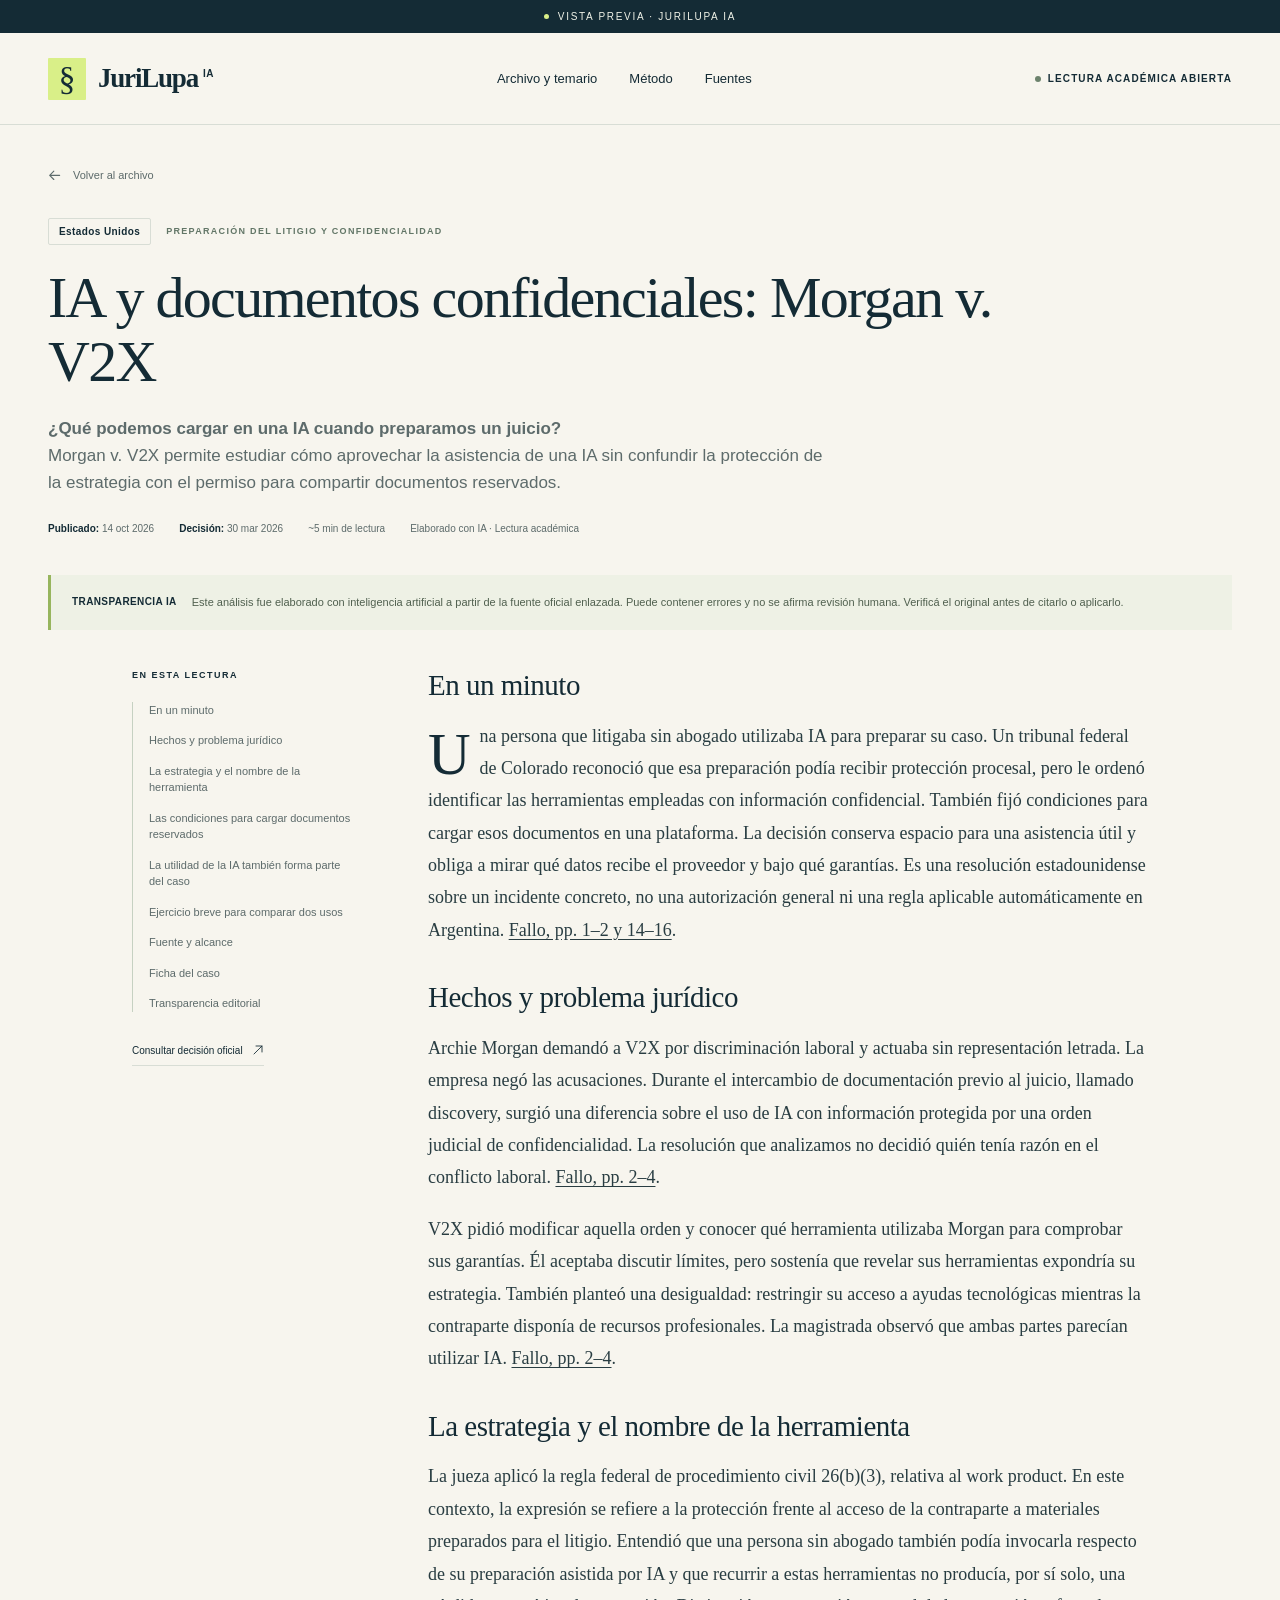
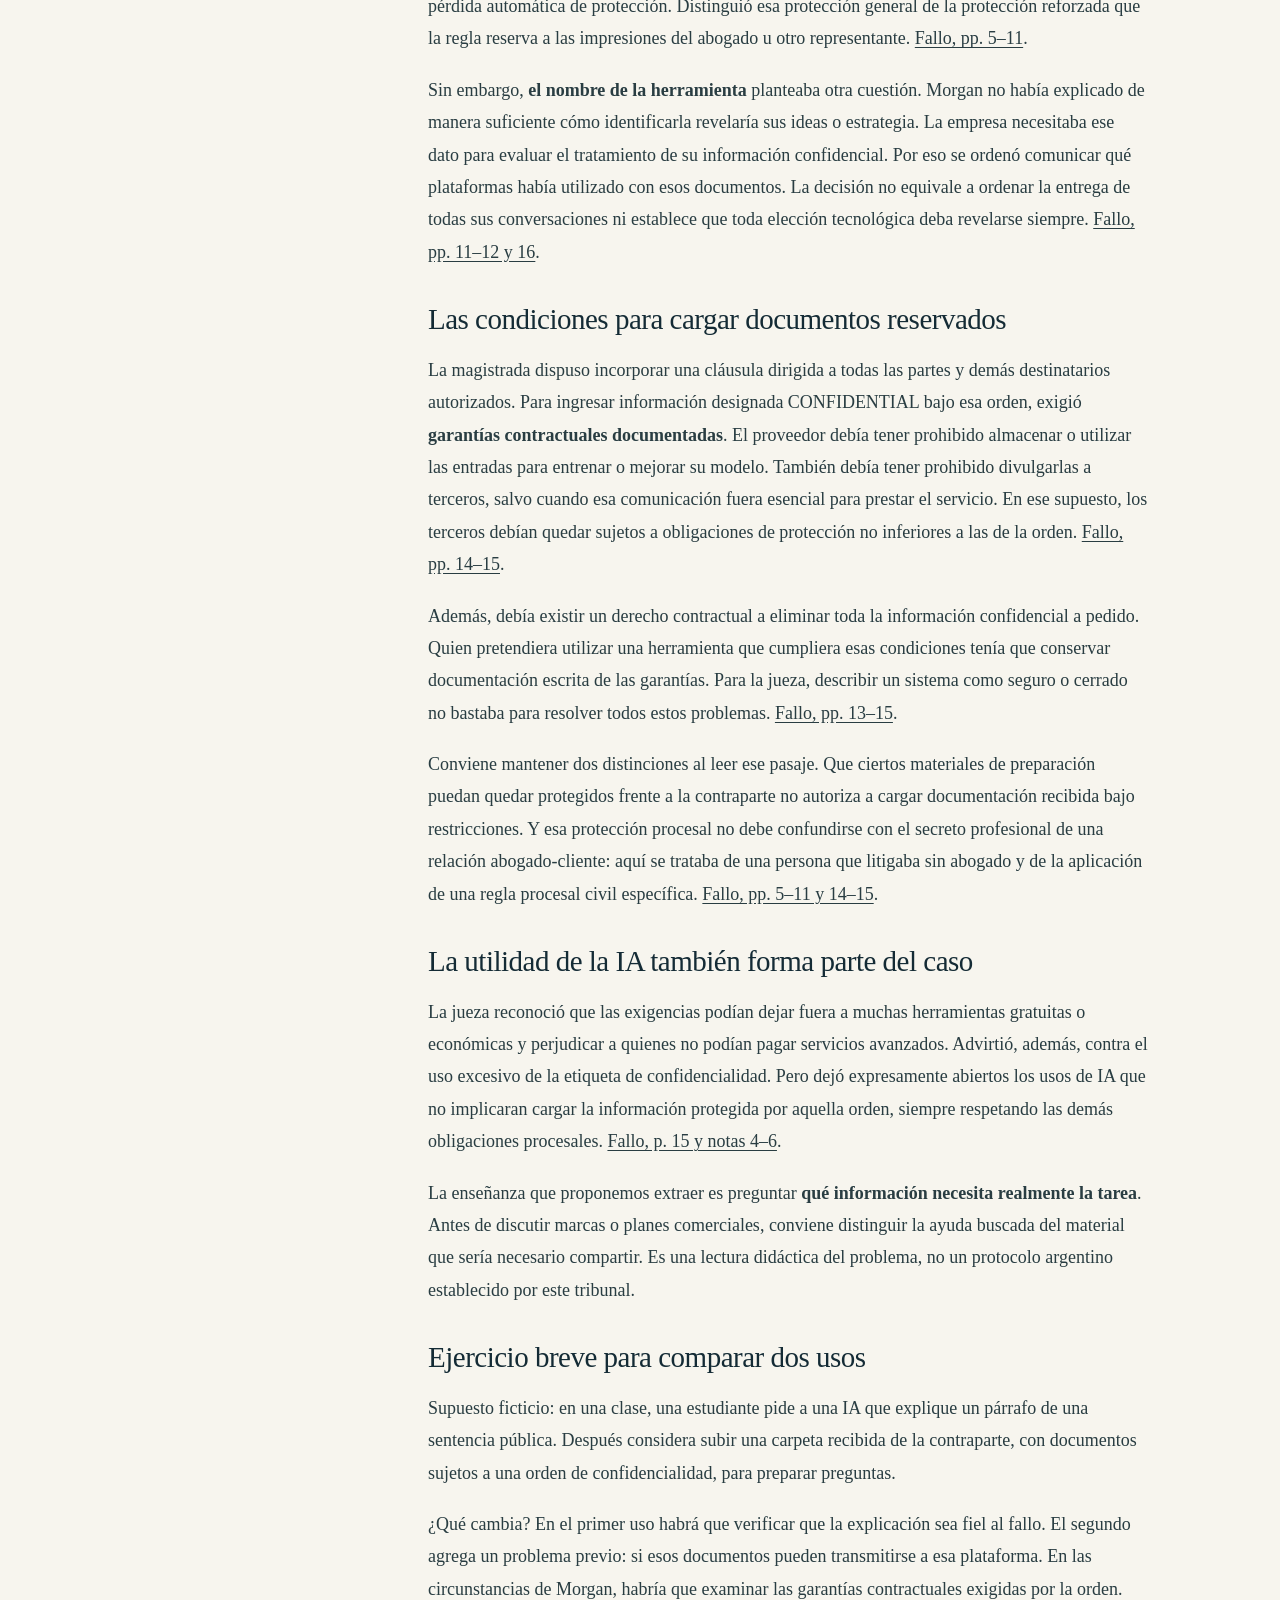
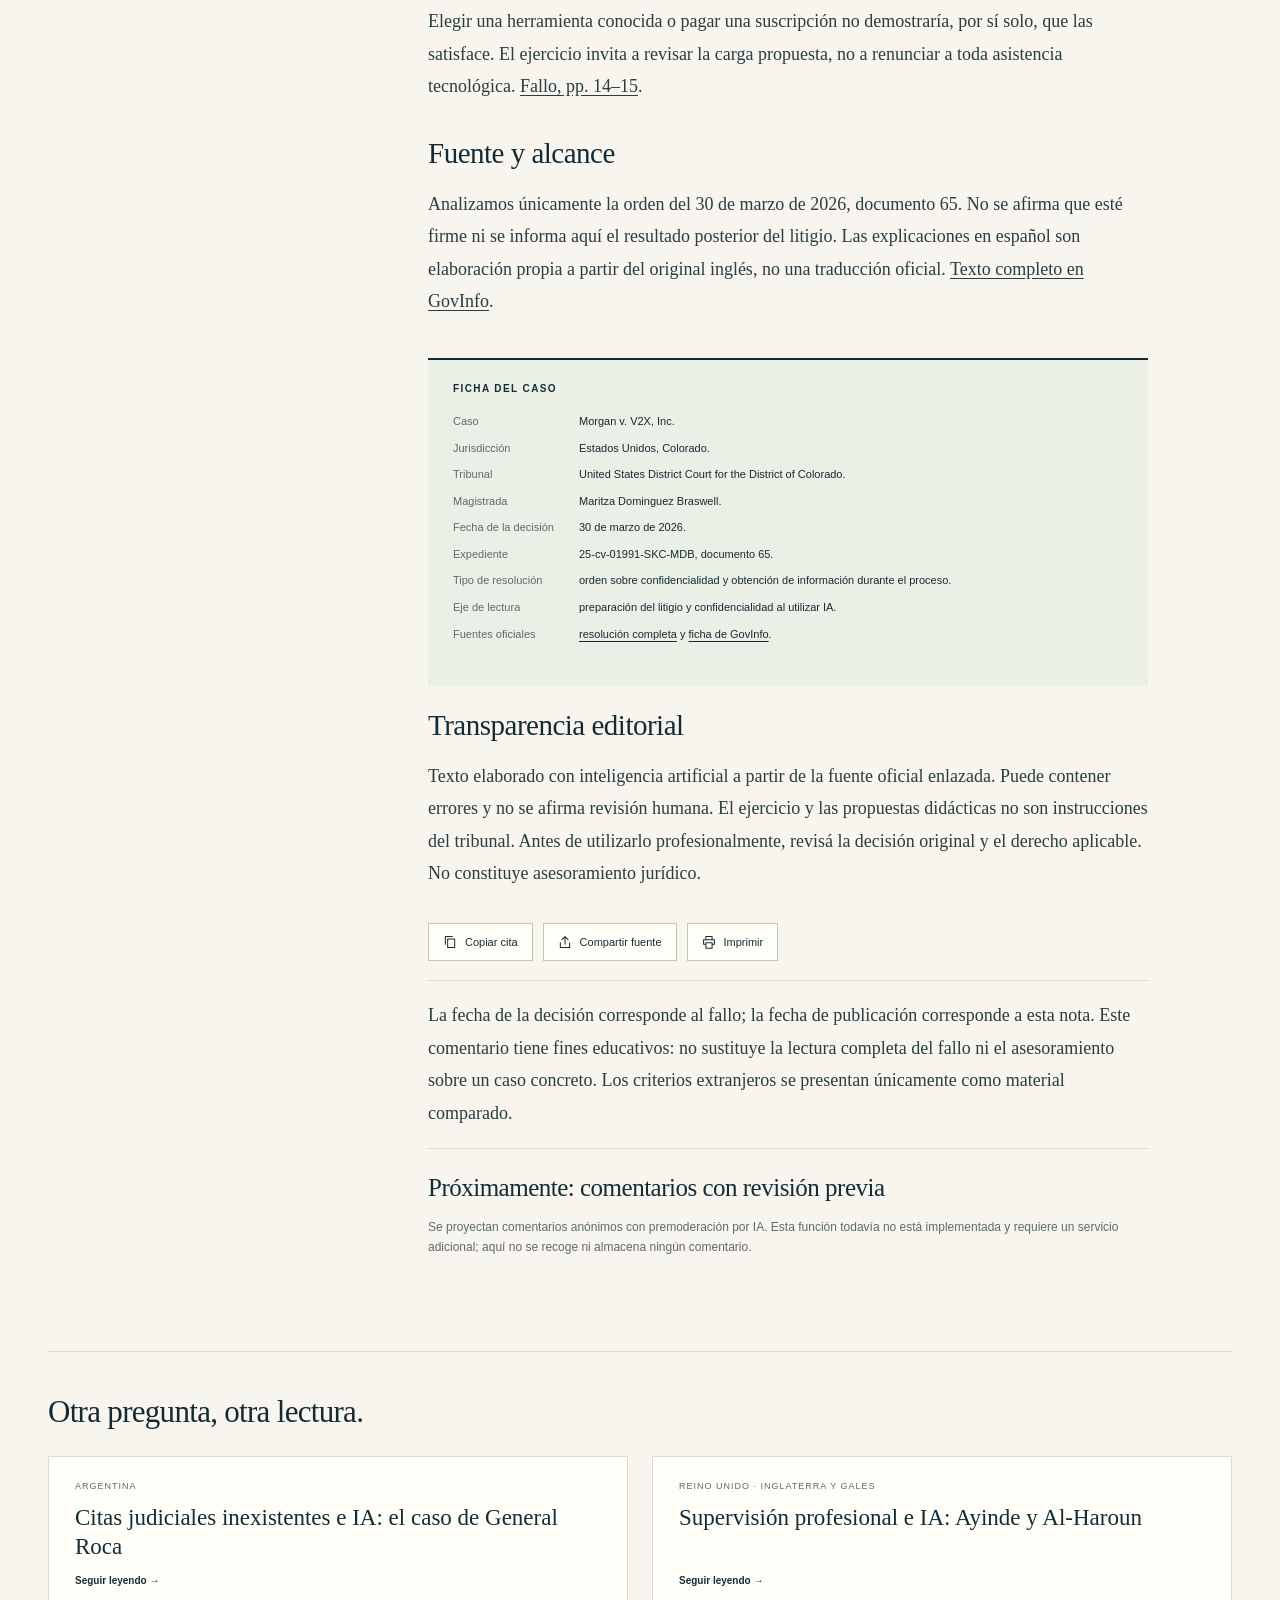
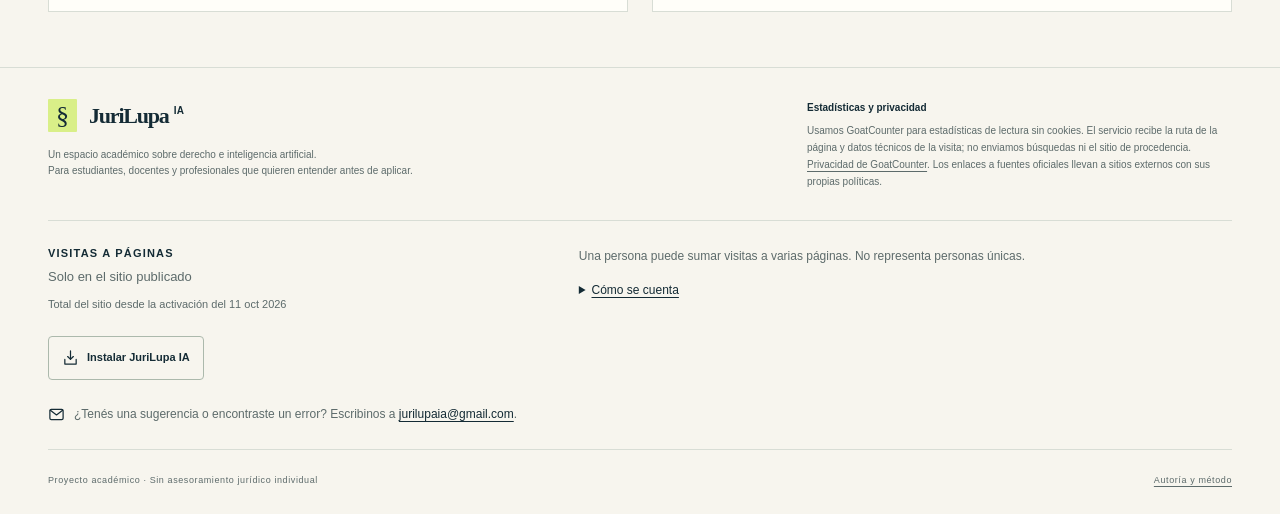
<file: articulos/ia-documentos-confidenciales-morgan-v2x.html>
<!doctype html><html lang="es-AR" data-mode="static" data-page-path="/jurilupa-ia/articulos/ia-documentos-confidenciales-morgan-v2x.html"><head><meta charset="utf-8"><meta name="viewport" content="width=device-width, initial-scale=1"><title>IA y documentos confidenciales: Morgan v. V2X · JuriLupa IA</title><meta name="description" content="Morgan v. V2X permite estudiar cómo aprovechar la asistencia de una IA sin confundir la protección de la estrategia con el permiso para compartir documentos reservados."><meta name="theme-color" content="#142b35"><meta name="color-scheme" content="only light"><meta name="referrer" content="no-referrer"><link rel="canonical" href="https://jurilupa-ia.github.io/jurilupa-ia/articulos/ia-documentos-confidenciales-morgan-v2x.html"><meta property="og:type" content="article"><meta property="og:title" content="IA y documentos confidenciales: Morgan v. V2X · JuriLupa IA"><meta property="og:description" content="Morgan v. V2X permite estudiar cómo aprovechar la asistencia de una IA sin confundir la protección de la estrategia con el permiso para compartir documentos reservados."><link rel="stylesheet" href="../assets/styles.css"><link rel="manifest" href="../manifest.webmanifest"><link rel="icon" href="../assets/app-icon.svg" type="image/svg+xml"><link rel="apple-touch-icon" href="../assets/apple-touch-icon.png"><meta name="apple-mobile-web-app-capable" content="yes"><meta name="mobile-web-app-capable" content="yes"><meta name="apple-mobile-web-app-title" content="JuriLupa IA"><script type="application/ld+json">{"@context": "https://schema.org", "@type": "Article", "headline": "IA y documentos confidenciales: Morgan v. V2X", "datePublished": "2026-10-14", "description": "Morgan v. V2X permite estudiar cómo aprovechar la asistencia de una IA sin confundir la protección de la estrategia con el permiso para compartir documentos reservados.", "inLanguage": "es-AR", "genre": "Análisis jurídico académico", "citation": "https://www.govinfo.gov/content/pkg/USCOURTS-cod-1_25-cv-01991/pdf/USCOURTS-cod-1_25-cv-01991-0.pdf", "keywords": ["Estados Unidos", "Preparación del litigio y confidencialidad", "Morgan v. V2X", "inteligencia artificial"], "url": "https://jurilupa-ia.github.io/jurilupa-ia/articulos/ia-documentos-confidenciales-morgan-v2x.html", "mainEntityOfPage": "https://jurilupa-ia.github.io/jurilupa-ia/articulos/ia-documentos-confidenciales-morgan-v2x.html"}</script></head><body><a class="skip-link" href="#contenido">Saltar al contenido</a><div class="preview-banner"><span class="preview-dot"></span>Vista previa · JuriLupa IA</div><header class="site-header"><div class="wrap header-inner"><a class="brand" href="../index.html" data-home="inicio" aria-label="JuriLupa IA, inicio"><span class="brand-mark" aria-hidden="true">§</span><span class="brand-name">JuriLupa<span>IA</span></span></a><nav class="main-nav" aria-label="Navegación principal"><a href="../index.html#archivo" data-home="archivo">Archivo y temario</a><a href="../index.html#metodo" data-home="metodo">Método</a><a class="desktop-nav" href="../index.html#fuentes" data-home="fuentes">Fuentes</a></nav><div class="nav-note"><i></i>Lectura académica abierta</div></div></header><main class="article-page" id="contenido"><div class="wrap"><div class="article-hero"><a class="back-link" href="../index.html#archivo" data-home="archivo"><svg viewBox="0 0 18 18" fill="none" stroke="currentColor" stroke-width="1.3" stroke-linecap="round" stroke-linejoin="round" aria-hidden="true"><path d="M4 8h12m-5-5 5 5-5 5"/></svg>Volver al archivo</a><div class="article-taxonomy"><span class="badge">Estados Unidos</span><span class="case-topic">Preparación del litigio y confidencialidad</span></div><h1 tabindex="-1">IA y documentos confidenciales: Morgan v. V2X</h1><p class="article-deck"><strong>¿Qué podemos cargar en una IA cuando preparamos un juicio?</strong><br>Morgan v. V2X permite estudiar cómo aprovechar la asistencia de una IA sin confundir la protección de la estrategia con el permiso para compartir documentos reservados.</p><div class="article-meta"><span><strong>Publicado:</strong> <time datetime="2026-10-14">14 oct 2026</time></span><span><strong>Decisión:</strong> <time datetime="2026-03-30">30 mar 2026</time></span><span>~5 min de lectura</span><span>Elaborado con IA · Lectura académica</span></div></div><aside class="ai-notice" aria-label="Aviso de autoría"><strong>TRANSPARENCIA IA</strong><p>Este análisis fue elaborado con inteligencia artificial a partir de la fuente oficial enlazada. Puede contener errores y no se afirma revisión humana. Verificá el original antes de citarlo o aplicarlo.</p></aside><div class="article-layout"><aside class="article-sidebar"><p class="sidebar-label">En esta lectura</p><nav class="toc" aria-label="Índice del análisis"><a href="#ia-documentos-confidenciales-morgan-v2x-0" data-scroll="ia-documentos-confidenciales-morgan-v2x-0">En un minuto</a><a href="#ia-documentos-confidenciales-morgan-v2x-1" data-scroll="ia-documentos-confidenciales-morgan-v2x-1">Hechos y problema jurídico</a><a href="#ia-documentos-confidenciales-morgan-v2x-2" data-scroll="ia-documentos-confidenciales-morgan-v2x-2">La estrategia y el nombre de la herramienta</a><a href="#ia-documentos-confidenciales-morgan-v2x-3" data-scroll="ia-documentos-confidenciales-morgan-v2x-3">Las condiciones para cargar documentos reservados</a><a href="#ia-documentos-confidenciales-morgan-v2x-4" data-scroll="ia-documentos-confidenciales-morgan-v2x-4">La utilidad de la IA también forma parte del caso</a><a href="#ia-documentos-confidenciales-morgan-v2x-5" data-scroll="ia-documentos-confidenciales-morgan-v2x-5">Ejercicio breve para comparar dos usos</a><a href="#ia-documentos-confidenciales-morgan-v2x-6" data-scroll="ia-documentos-confidenciales-morgan-v2x-6">Fuente y alcance</a><a href="#ia-documentos-confidenciales-morgan-v2x-7" data-scroll="ia-documentos-confidenciales-morgan-v2x-7">Ficha del caso</a><a href="#ia-documentos-confidenciales-morgan-v2x-8" data-scroll="ia-documentos-confidenciales-morgan-v2x-8">Transparencia editorial</a></nav><a class="sidebar-source" href="https://www.govinfo.gov/content/pkg/USCOURTS-cod-1_25-cv-01991/pdf/USCOURTS-cod-1_25-cv-01991-0.pdf" target="_blank" rel="noopener noreferrer">Consultar decisión oficial <svg viewBox="0 0 18 18" fill="none" stroke="currentColor" stroke-width="1.3" stroke-linecap="round" stroke-linejoin="round" aria-hidden="true"><path d="M6 3h9v9M15 3 3 15"/></svg></a></aside><div class="article-body"><section id="ia-documentos-confidenciales-morgan-v2x-0"><h2>En un minuto</h2><p>Una persona que litigaba sin abogado utilizaba IA para preparar su caso. Un tribunal federal de Colorado reconoció que esa preparación podía recibir protección procesal, pero le ordenó identificar las herramientas empleadas con información confidencial. También fijó condiciones para cargar esos documentos en una plataforma. La decisión conserva espacio para una asistencia útil y obliga a mirar qué datos recibe el proveedor y bajo qué garantías. Es una resolución estadounidense sobre un incidente concreto, no una autorización general ni una regla aplicable automáticamente en Argentina. <a href="https://www.govinfo.gov/content/pkg/USCOURTS-cod-1_25-cv-01991/pdf/USCOURTS-cod-1_25-cv-01991-0.pdf" target="_blank" rel="noopener noreferrer" style="text-decoration:underline;text-underline-offset:3px">Fallo, pp. 1–2 y 14–16</a>.
</p></section><section id="ia-documentos-confidenciales-morgan-v2x-1"><h2>Hechos y problema jurídico</h2><p>Archie Morgan demandó a V2X por discriminación laboral y actuaba sin representación letrada. La empresa negó las acusaciones. Durante el intercambio de documentación previo al juicio, llamado discovery, surgió una diferencia sobre el uso de IA con información protegida por una orden judicial de confidencialidad. La resolución que analizamos no decidió quién tenía razón en el conflicto laboral. <a href="https://www.govinfo.gov/content/pkg/USCOURTS-cod-1_25-cv-01991/pdf/USCOURTS-cod-1_25-cv-01991-0.pdf" target="_blank" rel="noopener noreferrer" style="text-decoration:underline;text-underline-offset:3px">Fallo, pp. 2–4</a>.</p><p>V2X pidió modificar aquella orden y conocer qué herramienta utilizaba Morgan para comprobar sus garantías. Él aceptaba discutir límites, pero sostenía que revelar sus herramientas expondría su estrategia. También planteó una desigualdad: restringir su acceso a ayudas tecnológicas mientras la contraparte disponía de recursos profesionales. La magistrada observó que ambas partes parecían utilizar IA. <a href="https://www.govinfo.gov/content/pkg/USCOURTS-cod-1_25-cv-01991/pdf/USCOURTS-cod-1_25-cv-01991-0.pdf" target="_blank" rel="noopener noreferrer" style="text-decoration:underline;text-underline-offset:3px">Fallo, pp. 2–4</a>.
</p></section><section id="ia-documentos-confidenciales-morgan-v2x-2"><h2>La estrategia y el nombre de la herramienta</h2><p>La jueza aplicó la regla federal de procedimiento civil 26(b)(3), relativa al work product. En este contexto, la expresión se refiere a la protección frente al acceso de la contraparte a materiales preparados para el litigio. Entendió que una persona sin abogado también podía invocarla respecto de su preparación asistida por IA y que recurrir a estas herramientas no producía, por sí solo, una pérdida automática de protección. Distinguió esa protección general de la protección reforzada que la regla reserva a las impresiones del abogado u otro representante. <a href="https://www.govinfo.gov/content/pkg/USCOURTS-cod-1_25-cv-01991/pdf/USCOURTS-cod-1_25-cv-01991-0.pdf" target="_blank" rel="noopener noreferrer" style="text-decoration:underline;text-underline-offset:3px">Fallo, pp. 5–11</a>.</p><p>Sin embargo, <strong>el nombre de la herramienta</strong> planteaba otra cuestión. Morgan no había explicado de manera suficiente cómo identificarla revelaría sus ideas o estrategia. La empresa necesitaba ese dato para evaluar el tratamiento de su información confidencial. Por eso se ordenó comunicar qué plataformas había utilizado con esos documentos. La decisión no equivale a ordenar la entrega de todas sus conversaciones ni establece que toda elección tecnológica deba revelarse siempre. <a href="https://www.govinfo.gov/content/pkg/USCOURTS-cod-1_25-cv-01991/pdf/USCOURTS-cod-1_25-cv-01991-0.pdf" target="_blank" rel="noopener noreferrer" style="text-decoration:underline;text-underline-offset:3px">Fallo, pp. 11–12 y 16</a>.
</p></section><section id="ia-documentos-confidenciales-morgan-v2x-3"><h2>Las condiciones para cargar documentos reservados</h2><p>La magistrada dispuso incorporar una cláusula dirigida a todas las partes y demás destinatarios autorizados. Para ingresar información designada CONFIDENTIAL bajo esa orden, exigió <strong>garantías contractuales documentadas</strong>. El proveedor debía tener prohibido almacenar o utilizar las entradas para entrenar o mejorar su modelo. También debía tener prohibido divulgarlas a terceros, salvo cuando esa comunicación fuera esencial para prestar el servicio. En ese supuesto, los terceros debían quedar sujetos a obligaciones de protección no inferiores a las de la orden. <a href="https://www.govinfo.gov/content/pkg/USCOURTS-cod-1_25-cv-01991/pdf/USCOURTS-cod-1_25-cv-01991-0.pdf" target="_blank" rel="noopener noreferrer" style="text-decoration:underline;text-underline-offset:3px">Fallo, pp. 14–15</a>.</p><p>Además, debía existir un derecho contractual a eliminar toda la información confidencial a pedido. Quien pretendiera utilizar una herramienta que cumpliera esas condiciones tenía que conservar documentación escrita de las garantías. Para la jueza, describir un sistema como seguro o cerrado no bastaba para resolver todos estos problemas. <a href="https://www.govinfo.gov/content/pkg/USCOURTS-cod-1_25-cv-01991/pdf/USCOURTS-cod-1_25-cv-01991-0.pdf" target="_blank" rel="noopener noreferrer" style="text-decoration:underline;text-underline-offset:3px">Fallo, pp. 13–15</a>.</p><p>Conviene mantener dos distinciones al leer ese pasaje. Que ciertos materiales de preparación puedan quedar protegidos frente a la contraparte no autoriza a cargar documentación recibida bajo restricciones. Y esa protección procesal no debe confundirse con el secreto profesional de una relación abogado-cliente: aquí se trataba de una persona que litigaba sin abogado y de la aplicación de una regla procesal civil específica. <a href="https://www.govinfo.gov/content/pkg/USCOURTS-cod-1_25-cv-01991/pdf/USCOURTS-cod-1_25-cv-01991-0.pdf" target="_blank" rel="noopener noreferrer" style="text-decoration:underline;text-underline-offset:3px">Fallo, pp. 5–11 y 14–15</a>.
</p></section><section id="ia-documentos-confidenciales-morgan-v2x-4"><h2>La utilidad de la IA también forma parte del caso</h2><p>La jueza reconoció que las exigencias podían dejar fuera a muchas herramientas gratuitas o económicas y perjudicar a quienes no podían pagar servicios avanzados. Advirtió, además, contra el uso excesivo de la etiqueta de confidencialidad. Pero dejó expresamente abiertos los usos de IA que no implicaran cargar la información protegida por aquella orden, siempre respetando las demás obligaciones procesales. <a href="https://www.govinfo.gov/content/pkg/USCOURTS-cod-1_25-cv-01991/pdf/USCOURTS-cod-1_25-cv-01991-0.pdf" target="_blank" rel="noopener noreferrer" style="text-decoration:underline;text-underline-offset:3px">Fallo, p. 15 y notas 4–6</a>.</p><p>La enseñanza que proponemos extraer es preguntar <strong>qué información necesita realmente la tarea</strong>. Antes de discutir marcas o planes comerciales, conviene distinguir la ayuda buscada del material que sería necesario compartir. Es una lectura didáctica del problema, no un protocolo argentino establecido por este tribunal.
</p></section><section id="ia-documentos-confidenciales-morgan-v2x-5"><h2>Ejercicio breve para comparar dos usos</h2><p>Supuesto ficticio: en una clase, una estudiante pide a una IA que explique un párrafo de una sentencia pública. Después considera subir una carpeta recibida de la contraparte, con documentos sujetos a una orden de confidencialidad, para preparar preguntas.</p><p>¿Qué cambia? En el primer uso habrá que verificar que la explicación sea fiel al fallo. El segundo agrega un problema previo: si esos documentos pueden transmitirse a esa plataforma. En las circunstancias de Morgan, habría que examinar las garantías contractuales exigidas por la orden. Elegir una herramienta conocida o pagar una suscripción no demostraría, por sí solo, que las satisface. El ejercicio invita a revisar la carga propuesta, no a renunciar a toda asistencia tecnológica. <a href="https://www.govinfo.gov/content/pkg/USCOURTS-cod-1_25-cv-01991/pdf/USCOURTS-cod-1_25-cv-01991-0.pdf" target="_blank" rel="noopener noreferrer" style="text-decoration:underline;text-underline-offset:3px">Fallo, pp. 14–15</a>.
</p></section><section id="ia-documentos-confidenciales-morgan-v2x-6"><h2>Fuente y alcance</h2><p>Analizamos únicamente la orden del 30 de marzo de 2026, documento 65. No se afirma que esté firme ni se informa aquí el resultado posterior del litigio. Las explicaciones en español son elaboración propia a partir del original inglés, no una traducción oficial. <a href="https://www.govinfo.gov/content/pkg/USCOURTS-cod-1_25-cv-01991/pdf/USCOURTS-cod-1_25-cv-01991-0.pdf" target="_blank" rel="noopener noreferrer" style="text-decoration:underline;text-underline-offset:3px">Texto completo en GovInfo</a>.
</p></section><aside class="case-details" id="ia-documentos-confidenciales-morgan-v2x-7"><h2>Ficha del caso</h2><dl><dt>Caso</dt><dd>Morgan v. V2X, Inc.</dd><dt>Jurisdicción</dt><dd>Estados Unidos, Colorado.</dd><dt>Tribunal</dt><dd>United States District Court for the District of Colorado.</dd><dt>Magistrada</dt><dd>Maritza Dominguez Braswell.</dd><dt>Fecha de la decisión</dt><dd>30 de marzo de 2026.</dd><dt>Expediente</dt><dd>25-cv-01991-SKC-MDB, documento 65.</dd><dt>Tipo de resolución</dt><dd>orden sobre confidencialidad y obtención de información durante el proceso.</dd><dt>Eje de lectura</dt><dd>preparación del litigio y confidencialidad al utilizar IA.</dd><dt>Fuentes oficiales</dt><dd><a href="https://www.govinfo.gov/content/pkg/USCOURTS-cod-1_25-cv-01991/pdf/USCOURTS-cod-1_25-cv-01991-0.pdf" target="_blank" rel="noopener noreferrer" style="text-decoration:underline;text-underline-offset:3px">resolución completa</a> y <a href="https://www.govinfo.gov/app/details/USCOURTS-cod-1_25-cv-01991" target="_blank" rel="noopener noreferrer" style="text-decoration:underline;text-underline-offset:3px">ficha de GovInfo</a>.</dd></dl></aside><section id="ia-documentos-confidenciales-morgan-v2x-8"><h2>Transparencia editorial</h2><p>Texto elaborado con inteligencia artificial a partir de la fuente oficial enlazada. Puede contener errores y no se afirma revisión humana. El ejercicio y las propuestas didácticas no son instrucciones del tribunal. Antes de utilizarlo profesionalmente, revisá la decisión original y el derecho aplicable. No constituye asesoramiento jurídico.</p></section><div class="article-actions"><button class="copy-citation" type="button" data-citation="JuriLupa IA, «IA y documentos confidenciales: Morgan v. V2X», 14/10/2026, comentario educativo sobre Morgan v. V2X, Inc., 25-cv-01991-SKC-MDB, documento 65, orden del 30/03/2026. https://jurilupa-ia.github.io/jurilupa-ia/articulos/ia-documentos-confidenciales-morgan-v2x.html"><svg viewBox="0 0 18 18" fill="none" stroke="currentColor" stroke-width="1.3" stroke-linecap="round" stroke-linejoin="round" aria-hidden="true"><path d="M6 5h9v11H6zM3 12V2h9"/></svg>Copiar cita</button><button class="share-source" type="button" data-source="https://www.govinfo.gov/content/pkg/USCOURTS-cod-1_25-cv-01991/pdf/USCOURTS-cod-1_25-cv-01991-0.pdf" data-title="IA y documentos confidenciales: Morgan v. V2X"><svg viewBox="0 0 18 18" fill="none" stroke="currentColor" stroke-width="1.3" stroke-linecap="round" stroke-linejoin="round" aria-hidden="true"><path d="M9 12V2M5 6l4-4 4 4M3 10v6h12v-6"/></svg>Compartir fuente</button><button class="print-article" type="button"><svg viewBox="0 0 18 18" fill="none" stroke="currentColor" stroke-width="1.3" stroke-linecap="round" stroke-linejoin="round" aria-hidden="true"><path d="M5 6V2h8v4M5 12H2V6h14v6h-3M5 10h8v7H5z"/></svg>Imprimir</button></div><div class="citation-fallback" hidden><label for="citation-ia-documentos-confidenciales-morgan-v2x">Seleccioná y copiá el texto.</label><textarea id="citation-ia-documentos-confidenciales-morgan-v2x" readonly></textarea></div><p class="comparative-note">La fecha de la decisión corresponde al fallo; la fecha de publicación corresponde a esta nota. Este comentario tiene fines educativos: no sustituye la lectura completa del fallo ni el asesoramiento sobre un caso concreto. Los criterios extranjeros se presentan únicamente como material comparado.</p><section class="article-comments"><h2>Próximamente: comentarios con revisión previa</h2><p>Se proyectan comentarios anónimos con premoderación por IA. Esta función todavía no está implementada y requiere un servicio adicional; aquí no se recoge ni almacena ningún comentario.</p></section></div></div><section class="related" aria-labelledby="related-ia-documentos-confidenciales-morgan-v2x"><h2 id="related-ia-documentos-confidenciales-morgan-v2x">Otra pregunta, otra lectura.</h2><div class="related-grid"><a class="related-link" href="../articulos/citas-inexistentes-general-roca.html" data-article="citas-inexistentes-general-roca"><small>Argentina</small><span>Citas judiciales inexistentes e IA: el caso de General Roca</span><span class="read-more">Seguir leyendo →</span></a><a class="related-link" href="../articulos/supervision-profesional-ayinde-al-haroun.html" data-article="supervision-profesional-ayinde-al-haroun"><small>Reino Unido · Inglaterra y Gales</small><span>Supervisión profesional e IA: Ayinde y Al-Haroun</span><span class="read-more">Seguir leyendo →</span></a></div></section></div></main><footer class="site-footer"><div class="wrap"><div class="footer-top"><div><a class="brand" href="../index.html" data-home="inicio" aria-label="JuriLupa IA, inicio"><span class="brand-mark" aria-hidden="true">§</span><span class="brand-name">JuriLupa<span>IA</span></span></a><p class="footer-description">Un espacio académico sobre derecho e inteligencia artificial.<br>Para estudiantes, docentes y profesionales que quieren entender antes de aplicar.</p></div><p class="privacy" id="privacidad"><strong>Estadísticas y privacidad</strong>Usamos GoatCounter para estadísticas de lectura sin cookies. El servicio recibe la ruta de la página y datos técnicos de la visita; no enviamos búsquedas ni el sitio de procedencia. <a href="https://www.goatcounter.com/help/privacy" target="_blank" rel="noopener noreferrer">Privacidad de GoatCounter</a>. Los enlaces a fuentes oficiales llevan a sitios externos con sus propias políticas.</p></div><section class="visit-counter" aria-labelledby="visit-counter-label"><div class="visit-counter-heading"><span class="visit-counter-label" id="visit-counter-label">Visitas a páginas</span><span class="visit-counter-value" id="visit-count" role="status" aria-live="polite" aria-atomic="true" aria-describedby="visit-counter-label">No se pudo actualizar el contador.</span><span class="visit-counter-since">Total del sitio desde la activación del <time datetime="2026-10-11">11 oct 2026</time></span></div><div class="visit-counter-explanation"><p>Una persona puede sumar visitas a varias páginas. No representa personas únicas.</p><details><summary>Cómo se cuenta</summary><p>Con la configuración predeterminada de sesiones, GoatCounter agrupa las visitas repetidas a una misma página durante hasta 8 horas. El total puede tardar hasta 4 horas en actualizarse. No incluye tráfico anterior a la activación ni todas las visitas: los bloqueadores, JavaScript desactivado y las direcciones con parámetros pueden impedir el registro. Si no podemos obtener el total, hacemos un reintento automático ante fallos transitorios. Si sigue sin estar disponible, mostramos un aviso discreto sin inventar cifras.</p></details></div></section><div class="footer-install"><button class="install-button" type="button" data-install-control aria-controls="install-dialog" aria-haspopup="dialog" hidden><svg viewBox="0 0 18 18" fill="none" stroke="currentColor" stroke-width="1.3" stroke-linecap="round" stroke-linejoin="round" aria-hidden="true"><path d="M9 2v9m-3-3 3 3 3-3M3 11v5h12v-5"/></svg><span>Instalar JuriLupa IA</span></button></div><p class="footer-contact"><svg viewBox="0 0 18 18" fill="none" stroke="currentColor" stroke-width="1.3" stroke-linecap="round" stroke-linejoin="round" aria-hidden="true"><rect x="2" y="3.5" width="14" height="11" rx="1.5"/><path d="m2.5 4.5 6.5 5 6.5-5"/></svg><span>¿Tenés una sugerencia o encontraste un error? Escribinos a <a href="mailto:jurilupaia@gmail.com">jurilupaia@gmail.com</a>.</span></p><div class="footer-bottom"><span>Proyecto académico · Sin asesoramiento jurídico individual</span><a href="../index.html#metodo" data-home="metodo">Autoría y método</a></div></div></footer><dialog class="install-dialog" id="install-dialog" aria-labelledby="install-title" aria-describedby="install-description" closedby="any"><div class="install-panel"><button class="install-close" type="button" aria-label="Cerrar instrucciones de instalación" autofocus>×</button><img class="install-app-icon" src="../assets/app-icon.svg" width="56" height="56" alt=""><p class="install-eyebrow">Siempre a mano</p><h2 id="install-title">JuriLupa IA, en tu inicio.</h2><p id="install-description">Agregá el sitio a tu pantalla de inicio. Necesitás conexión a internet para consultar las notas y sus fuentes.</p><p class="install-status" id="install-status" role="status" aria-live="polite" hidden></p><button class="install-native" id="install-native" type="button" hidden>Continuar con el navegador <svg viewBox="0 0 18 18" fill="none" stroke="currentColor" stroke-width="1.3" stroke-linecap="round" stroke-linejoin="round" aria-hidden="true"><path d="M4 8h12m-5-5 5 5-5 5"/></svg></button><p class="install-inapp-note">Si abriste el enlace dentro de otra app, usá su menú para abrirlo en tu navegador habitual. Si esa opción no aparece, copiá la dirección y abrila en Safari o Chrome.</p><div class="install-guides"><details data-install-guide="ios"><summary>iPhone o iPad · Safari</summary><ol><li>Abrí la portada de JuriLupa IA en Safari.</li><li>Tocá Compartir, directamente o dentro del menú de la página.</li><li>Elegí «Añadir a pantalla de inicio» o «Agregar a inicio». Si aparece «Abrir como app web», dejalo activado y confirmá con «Añadir» o «Agregar».</li></ol></details><details data-install-guide="android"><summary>Android · Chrome</summary><ol><li>Abrí la portada en Chrome y tocá el menú de tres puntos.</li><li>Elegí «Instalar y crear acceso directo» y luego «Instalar», si está disponible. En otras versiones puede aparecer «Añadir a pantalla de inicio».</li><li>Seguí la confirmación del navegador. Si solo ofrece crear un acceso directo, este abrirá el sitio en el navegador.</li></ol></details><details data-install-guide="samsung"><summary>Samsung Internet</summary><p>En el menú del navegador, buscá la opción para añadir la página a la pantalla de inicio. Según la versión, puede aparecer dentro de «Añadir página a» o como un símbolo + en la barra de direcciones. Confirmá los pasos que te muestre.</p></details><details data-install-guide="desktop"><summary>Computadora u otro navegador</summary><p>Buscá «Instalar» en la barra de direcciones o en el menú del navegador. Si no ofrece esa opción, podés guardar el sitio en tus favoritos.</p></details></div><p class="install-footnote">Las opciones y los nombres varían según el navegador y su versión. La instalación se confirma en el navegador.</p></div></dialog><div class="reading-progress" id="reading-progress" aria-hidden="true"></div><div class="toast" id="toast" role="status" aria-live="polite" hidden></div><script src="../assets/site.js" defer></script><script src="../assets/install.js" defer></script></body></html>
</file>
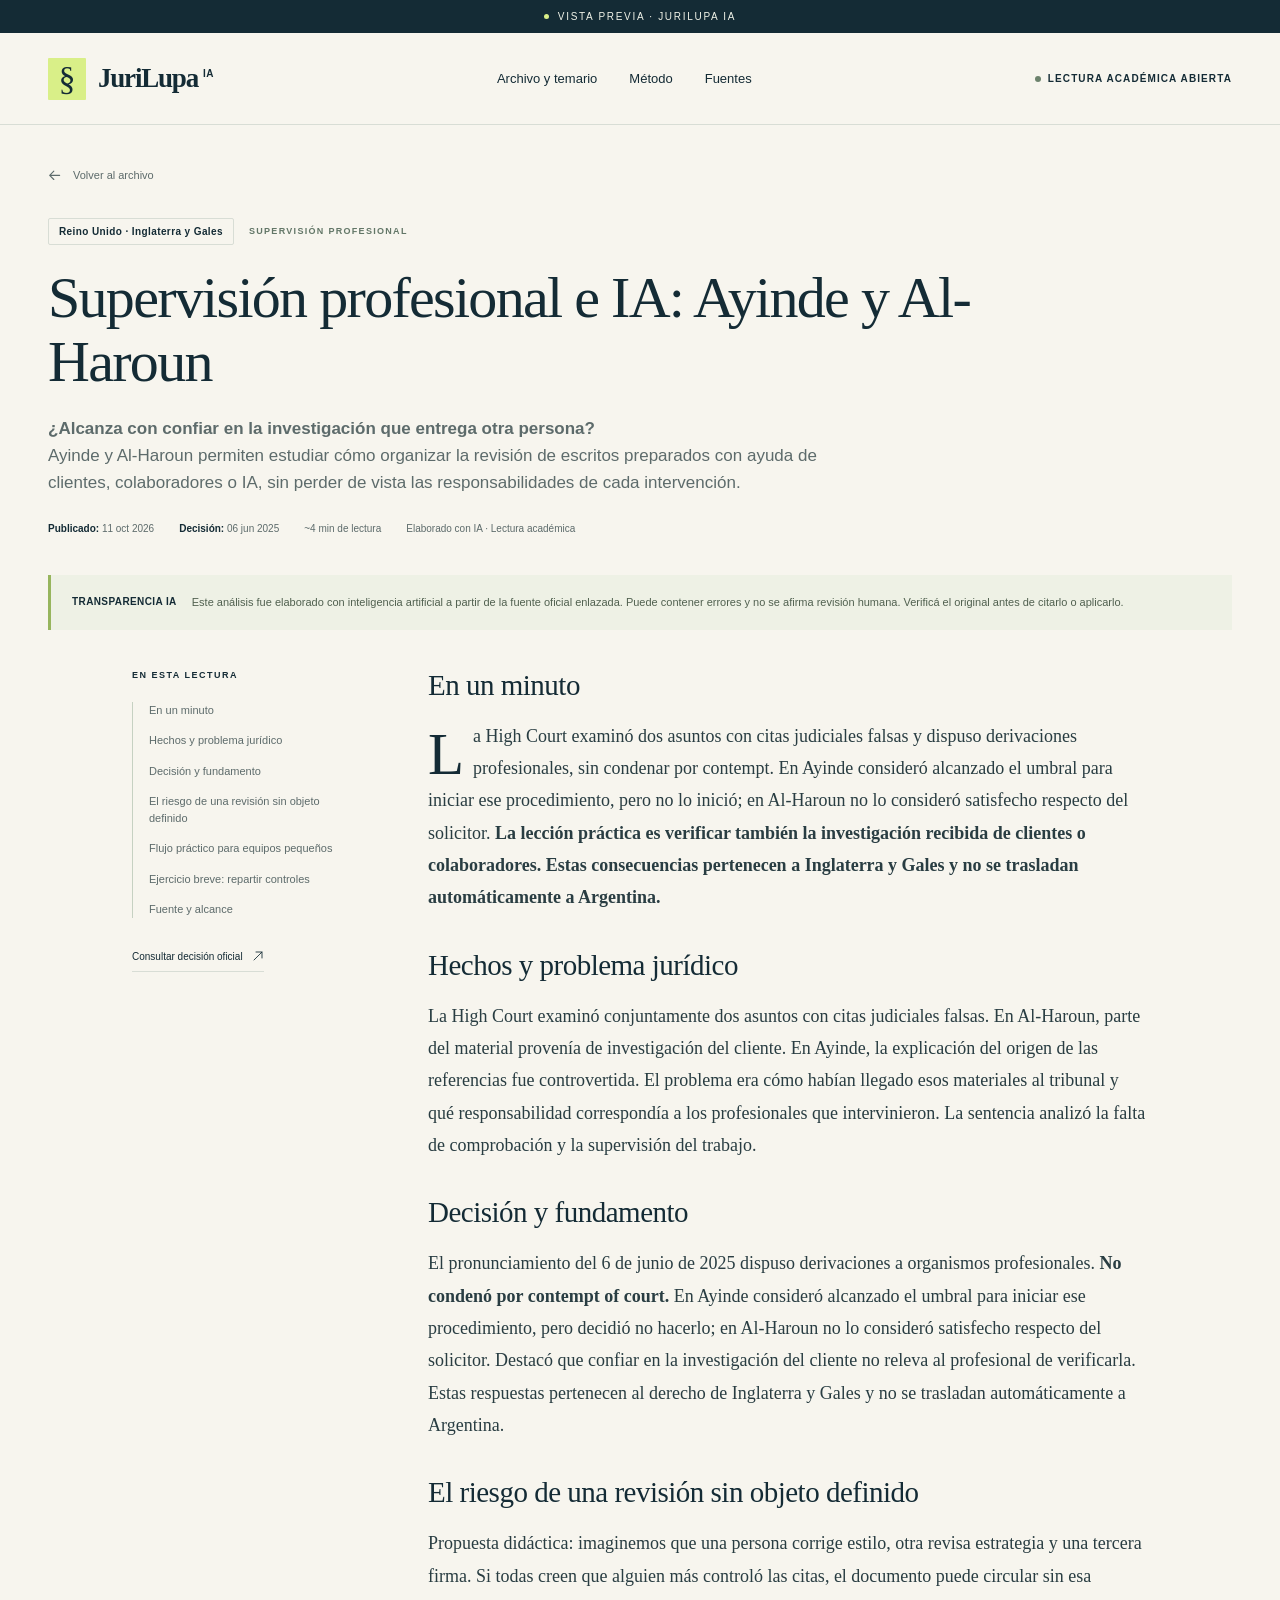
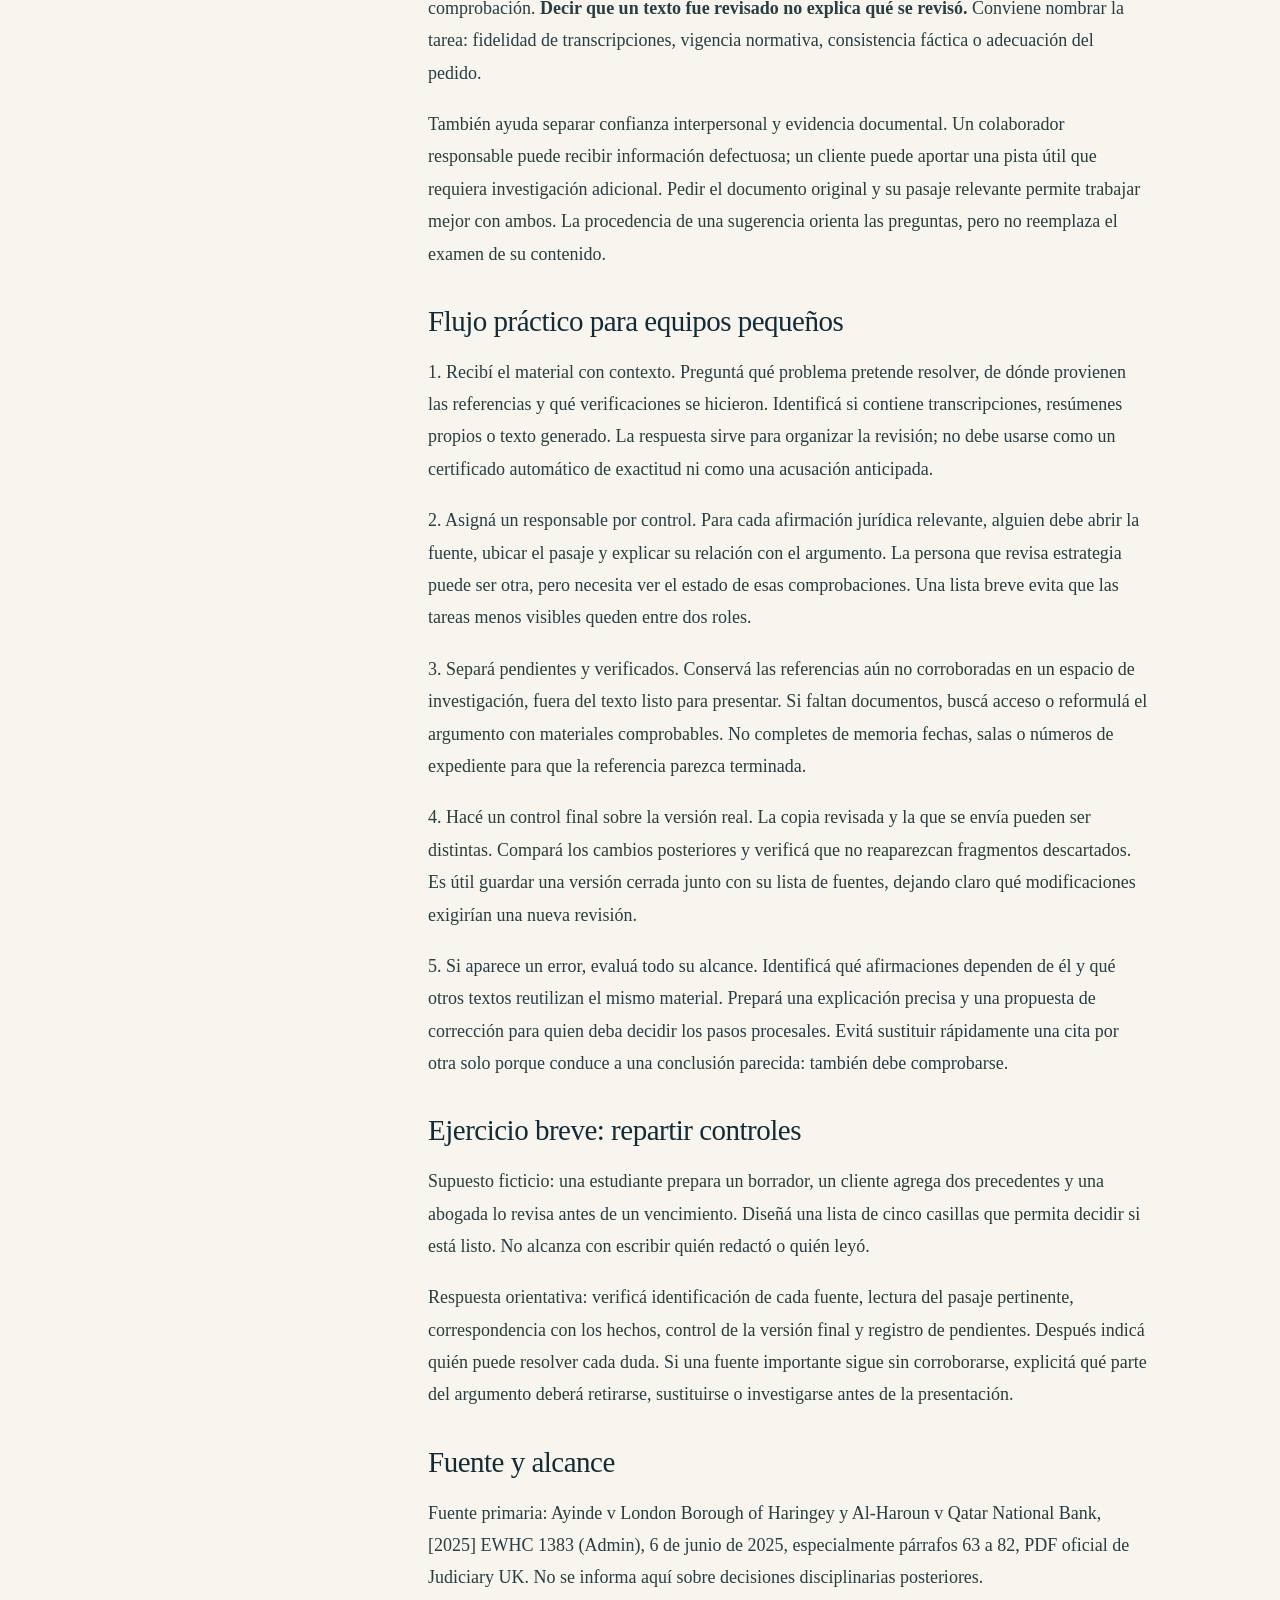
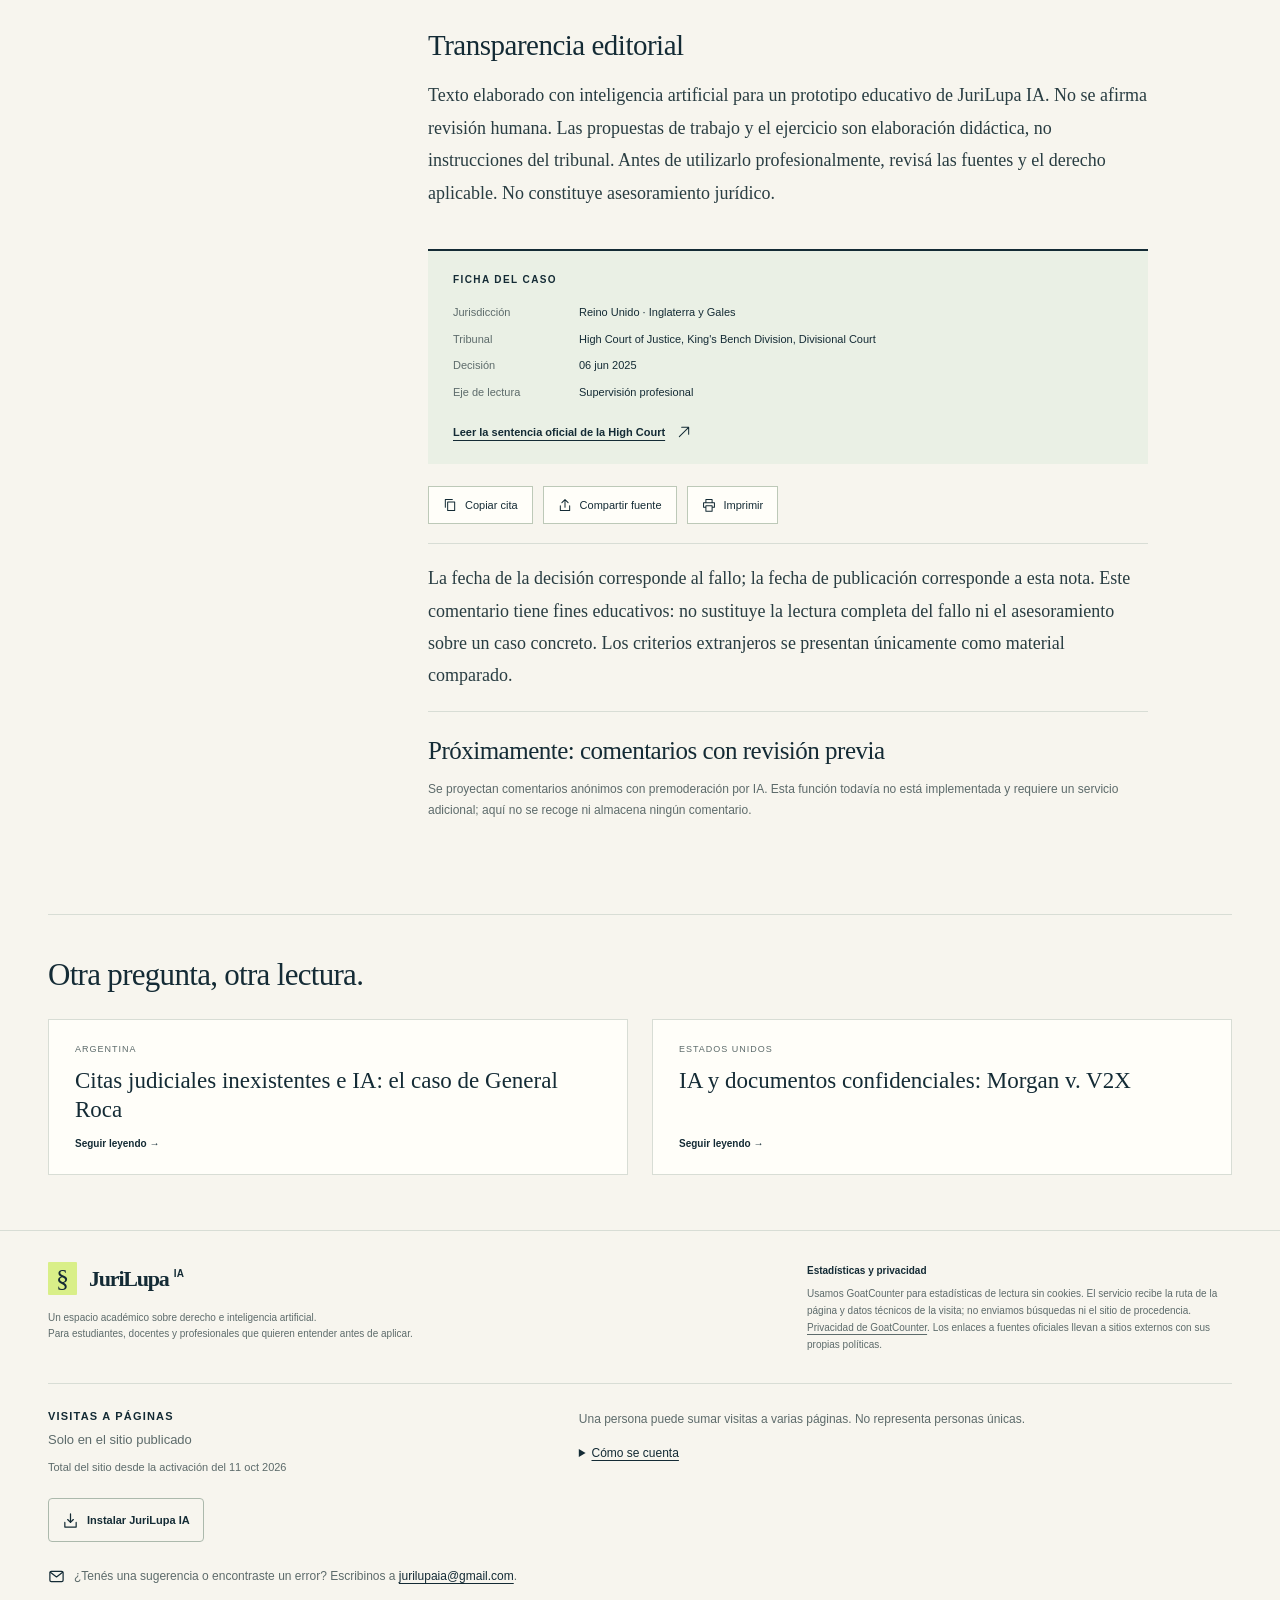
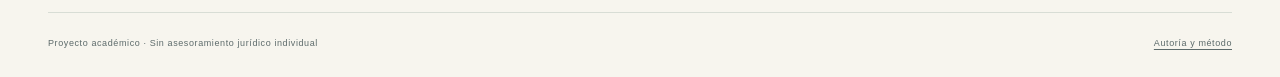
<file: articulos/supervision-profesional-ayinde-al-haroun.html>
<!doctype html><html lang="es-AR" data-mode="static" data-page-path="/jurilupa-ia/articulos/supervision-profesional-ayinde-al-haroun.html"><head><meta charset="utf-8"><meta name="viewport" content="width=device-width, initial-scale=1"><title>Supervisión profesional e IA: Ayinde y Al-Haroun · JuriLupa IA</title><meta name="description" content="Ayinde y Al-Haroun permiten estudiar cómo organizar la revisión de escritos preparados con ayuda de clientes, colaboradores o IA, sin perder de vista las responsabilidades de cada intervención."><meta name="theme-color" content="#142b35"><meta name="color-scheme" content="only light"><meta name="referrer" content="no-referrer"><link rel="canonical" href="https://jurilupa-ia.github.io/jurilupa-ia/articulos/supervision-profesional-ayinde-al-haroun.html"><meta property="og:type" content="article"><meta property="og:title" content="Supervisión profesional e IA: Ayinde y Al-Haroun · JuriLupa IA"><meta property="og:description" content="Ayinde y Al-Haroun permiten estudiar cómo organizar la revisión de escritos preparados con ayuda de clientes, colaboradores o IA, sin perder de vista las responsabilidades de cada intervención."><link rel="stylesheet" href="../assets/styles.css"><link rel="manifest" href="../manifest.webmanifest"><link rel="icon" href="../assets/app-icon.svg" type="image/svg+xml"><link rel="apple-touch-icon" href="../assets/apple-touch-icon.png"><meta name="apple-mobile-web-app-capable" content="yes"><meta name="mobile-web-app-capable" content="yes"><meta name="apple-mobile-web-app-title" content="JuriLupa IA"><script type="application/ld+json">{"@context": "https://schema.org", "@type": "Article", "headline": "Supervisión profesional e IA: Ayinde y Al-Haroun", "datePublished": "2026-10-11", "description": "Ayinde y Al-Haroun permiten estudiar cómo organizar la revisión de escritos preparados con ayuda de clientes, colaboradores o IA, sin perder de vista las responsabilidades de cada intervención.", "inLanguage": "es-AR", "genre": "Análisis jurídico académico", "citation": "https://www.judiciary.uk/wp-content/uploads/2025/06/Ayinde-v-London-Borough-of-Haringey-and-Al-Haroun-v-Qatar-National-Bank.pdf", "keywords": ["Reino Unido · Inglaterra y Gales", "Supervisión profesional", "inteligencia artificial"]}</script></head><body><a class="skip-link" href="#contenido">Saltar al contenido</a><div class="preview-banner"><span class="preview-dot"></span>Vista previa · JuriLupa IA</div><header class="site-header"><div class="wrap header-inner"><a class="brand" href="../index.html" data-home="inicio" aria-label="JuriLupa IA, inicio"><span class="brand-mark" aria-hidden="true">§</span><span class="brand-name">JuriLupa<span>IA</span></span></a><nav class="main-nav" aria-label="Navegación principal"><a href="../index.html#archivo" data-home="archivo">Archivo y temario</a><a href="../index.html#metodo" data-home="metodo">Método</a><a class="desktop-nav" href="../index.html#fuentes" data-home="fuentes">Fuentes</a></nav><div class="nav-note"><i></i>Lectura académica abierta</div></div></header><main class="article-page" id="contenido"><div class="wrap"><div class="article-hero"><a class="back-link" href="../index.html#archivo" data-home="archivo"><svg viewBox="0 0 18 18" fill="none" stroke="currentColor" stroke-width="1.3" stroke-linecap="round" stroke-linejoin="round" aria-hidden="true"><path d="M4 8h12m-5-5 5 5-5 5"/></svg>Volver al archivo</a><div class="article-taxonomy"><span class="badge">Reino Unido · Inglaterra y Gales</span><span class="case-topic">Supervisión profesional</span></div><h1 tabindex="-1">Supervisión profesional e IA: Ayinde y Al-Haroun</h1><p class="article-deck"><strong>¿Alcanza con confiar en la investigación que entrega otra persona?</strong><br>Ayinde y Al-Haroun permiten estudiar cómo organizar la revisión de escritos preparados con ayuda de clientes, colaboradores o IA, sin perder de vista las responsabilidades de cada intervención.</p><div class="article-meta"><span><strong>Publicado:</strong> <time datetime="2026-10-11">11 oct 2026</time></span><span><strong>Decisión:</strong> <time datetime="2025-06-06">06 jun 2025</time></span><span>~4 min de lectura</span><span>Elaborado con IA · Lectura académica</span></div></div><aside class="ai-notice" aria-label="Aviso de autoría"><strong>TRANSPARENCIA IA</strong><p>Este análisis fue elaborado con inteligencia artificial a partir de la fuente oficial enlazada. Puede contener errores y no se afirma revisión humana. Verificá el original antes de citarlo o aplicarlo.</p></aside><div class="article-layout"><aside class="article-sidebar"><p class="sidebar-label">En esta lectura</p><nav class="toc" aria-label="Índice del análisis"><a href="#supervision-profesional-ayinde-al-haroun-0" data-scroll="supervision-profesional-ayinde-al-haroun-0">En un minuto</a><a href="#supervision-profesional-ayinde-al-haroun-1" data-scroll="supervision-profesional-ayinde-al-haroun-1">Hechos y problema jurídico</a><a href="#supervision-profesional-ayinde-al-haroun-2" data-scroll="supervision-profesional-ayinde-al-haroun-2">Decisión y fundamento</a><a href="#supervision-profesional-ayinde-al-haroun-3" data-scroll="supervision-profesional-ayinde-al-haroun-3">El riesgo de una revisión sin objeto definido</a><a href="#supervision-profesional-ayinde-al-haroun-4" data-scroll="supervision-profesional-ayinde-al-haroun-4">Flujo práctico para equipos pequeños</a><a href="#supervision-profesional-ayinde-al-haroun-5" data-scroll="supervision-profesional-ayinde-al-haroun-5">Ejercicio breve: repartir controles</a><a href="#supervision-profesional-ayinde-al-haroun-6" data-scroll="supervision-profesional-ayinde-al-haroun-6">Fuente y alcance</a></nav><a class="sidebar-source" href="https://www.judiciary.uk/wp-content/uploads/2025/06/Ayinde-v-London-Borough-of-Haringey-and-Al-Haroun-v-Qatar-National-Bank.pdf" target="_blank" rel="noopener noreferrer">Consultar decisión oficial <svg viewBox="0 0 18 18" fill="none" stroke="currentColor" stroke-width="1.3" stroke-linecap="round" stroke-linejoin="round" aria-hidden="true"><path d="M6 3h9v9M15 3 3 15"/></svg></a></aside><div class="article-body"><section id="supervision-profesional-ayinde-al-haroun-0"><h2>En un minuto</h2><p>La High Court examinó dos asuntos con citas judiciales falsas y dispuso derivaciones profesionales, sin condenar por contempt. En Ayinde consideró alcanzado el umbral para iniciar ese procedimiento, pero no lo inició; en Al-Haroun no lo consideró satisfecho respecto del solicitor. <strong>La lección práctica es verificar también la investigación recibida de clientes o colaboradores.</strong> <strong>Estas consecuencias pertenecen a Inglaterra y Gales y no se trasladan automáticamente a Argentina.</strong></p></section><section id="supervision-profesional-ayinde-al-haroun-1"><h2>Hechos y problema jurídico</h2><p>La High Court examinó conjuntamente dos asuntos con citas judiciales falsas. En Al-Haroun, parte del material provenía de investigación del cliente. En Ayinde, la explicación del origen de las referencias fue controvertida. El problema era cómo habían llegado esos materiales al tribunal y qué responsabilidad correspondía a los profesionales que intervinieron. La sentencia analizó la falta de comprobación y la supervisión del trabajo.</p></section><section id="supervision-profesional-ayinde-al-haroun-2"><h2>Decisión y fundamento</h2><p>El pronunciamiento del 6 de junio de 2025 dispuso derivaciones a organismos profesionales. <strong>No condenó por contempt of court.</strong> En Ayinde consideró alcanzado el umbral para iniciar ese procedimiento, pero decidió no hacerlo; en Al-Haroun no lo consideró satisfecho respecto del solicitor. Destacó que confiar en la investigación del cliente no releva al profesional de verificarla. Estas respuestas pertenecen al derecho de Inglaterra y Gales y no se trasladan automáticamente a Argentina.</p></section><section id="supervision-profesional-ayinde-al-haroun-3"><h2>El riesgo de una revisión sin objeto definido</h2><p>Propuesta didáctica: imaginemos que una persona corrige estilo, otra revisa estrategia y una tercera firma. Si todas creen que alguien más controló las citas, el documento puede circular sin esa comprobación. <strong>Decir que un texto fue revisado no explica qué se revisó.</strong> Conviene nombrar la tarea: fidelidad de transcripciones, vigencia normativa, consistencia fáctica o adecuación del pedido.</p><p>También ayuda separar confianza interpersonal y evidencia documental. Un colaborador responsable puede recibir información defectuosa; un cliente puede aportar una pista útil que requiera investigación adicional. Pedir el documento original y su pasaje relevante permite trabajar mejor con ambos. La procedencia de una sugerencia orienta las preguntas, pero no reemplaza el examen de su contenido.</p></section><section id="supervision-profesional-ayinde-al-haroun-4"><h2>Flujo práctico para equipos pequeños</h2><p>1. Recibí el material con contexto. Preguntá qué problema pretende resolver, de dónde provienen las referencias y qué verificaciones se hicieron. Identificá si contiene transcripciones, resúmenes propios o texto generado. La respuesta sirve para organizar la revisión; no debe usarse como un certificado automático de exactitud ni como una acusación anticipada.</p><p>2. Asigná un responsable por control. Para cada afirmación jurídica relevante, alguien debe abrir la fuente, ubicar el pasaje y explicar su relación con el argumento. La persona que revisa estrategia puede ser otra, pero necesita ver el estado de esas comprobaciones. Una lista breve evita que las tareas menos visibles queden entre dos roles.</p><p>3. Separá pendientes y verificados. Conservá las referencias aún no corroboradas en un espacio de investigación, fuera del texto listo para presentar. Si faltan documentos, buscá acceso o reformulá el argumento con materiales comprobables. No completes de memoria fechas, salas o números de expediente para que la referencia parezca terminada.</p><p>4. Hacé un control final sobre la versión real. La copia revisada y la que se envía pueden ser distintas. Compará los cambios posteriores y verificá que no reaparezcan fragmentos descartados. Es útil guardar una versión cerrada junto con su lista de fuentes, dejando claro qué modificaciones exigirían una nueva revisión.</p><p>5. Si aparece un error, evaluá todo su alcance. Identificá qué afirmaciones dependen de él y qué otros textos reutilizan el mismo material. Prepará una explicación precisa y una propuesta de corrección para quien deba decidir los pasos procesales. Evitá sustituir rápidamente una cita por otra solo porque conduce a una conclusión parecida: también debe comprobarse.</p></section><section id="supervision-profesional-ayinde-al-haroun-5"><h2>Ejercicio breve: repartir controles</h2><p>Supuesto ficticio: una estudiante prepara un borrador, un cliente agrega dos precedentes y una abogada lo revisa antes de un vencimiento. Diseñá una lista de cinco casillas que permita decidir si está listo. No alcanza con escribir quién redactó o quién leyó.</p><p>Respuesta orientativa: verificá identificación de cada fuente, lectura del pasaje pertinente, correspondencia con los hechos, control de la versión final y registro de pendientes. Después indicá quién puede resolver cada duda. Si una fuente importante sigue sin corroborarse, explicitá qué parte del argumento deberá retirarse, sustituirse o investigarse antes de la presentación.</p></section><section id="supervision-profesional-ayinde-al-haroun-6"><h2>Fuente y alcance</h2><p>Fuente primaria: Ayinde v London Borough of Haringey y Al-Haroun v Qatar National Bank, [2025] EWHC 1383 (Admin), 6 de junio de 2025, especialmente párrafos 63 a 82, PDF oficial de Judiciary UK. No se informa aquí sobre decisiones disciplinarias posteriores.</p></section><section id="supervision-profesional-ayinde-al-haroun-7"><h2>Transparencia editorial</h2><p>Texto elaborado con inteligencia artificial para un prototipo educativo de JuriLupa IA. No se afirma revisión humana. Las propuestas de trabajo y el ejercicio son elaboración didáctica, no instrucciones del tribunal. Antes de utilizarlo profesionalmente, revisá las fuentes y el derecho aplicable. No constituye asesoramiento jurídico.</p></section><aside class="case-details"><h2>Ficha del caso</h2><dl><dt>Jurisdicción</dt><dd>Reino Unido · Inglaterra y Gales</dd><dt>Tribunal</dt><dd>High Court of Justice, King&#x27;s Bench Division, Divisional Court</dd><dt>Decisión</dt><dd>06 jun 2025</dd><dt>Eje de lectura</dt><dd>Supervisión profesional</dd></dl><a class="official-link" href="https://www.judiciary.uk/wp-content/uploads/2025/06/Ayinde-v-London-Borough-of-Haringey-and-Al-Haroun-v-Qatar-National-Bank.pdf" target="_blank" rel="noopener noreferrer">Leer la sentencia oficial de la High Court <svg viewBox="0 0 18 18" fill="none" stroke="currentColor" stroke-width="1.3" stroke-linecap="round" stroke-linejoin="round" aria-hidden="true"><path d="M6 3h9v9M15 3 3 15"/></svg></a></aside><div class="article-actions"><button class="copy-citation" type="button" data-citation="JuriLupa IA, «Supervisión profesional e IA: Ayinde y Al-Haroun», comentario educativo sobre Ayinde y Al-Haroun, [2025] EWHC 1383 (Admin), 06/06/2025."><svg viewBox="0 0 18 18" fill="none" stroke="currentColor" stroke-width="1.3" stroke-linecap="round" stroke-linejoin="round" aria-hidden="true"><path d="M6 5h9v11H6zM3 12V2h9"/></svg>Copiar cita</button><button class="share-source" type="button" data-source="https://www.judiciary.uk/wp-content/uploads/2025/06/Ayinde-v-London-Borough-of-Haringey-and-Al-Haroun-v-Qatar-National-Bank.pdf" data-title="Supervisión profesional e IA: Ayinde y Al-Haroun"><svg viewBox="0 0 18 18" fill="none" stroke="currentColor" stroke-width="1.3" stroke-linecap="round" stroke-linejoin="round" aria-hidden="true"><path d="M9 12V2M5 6l4-4 4 4M3 10v6h12v-6"/></svg>Compartir fuente</button><button class="print-article" type="button"><svg viewBox="0 0 18 18" fill="none" stroke="currentColor" stroke-width="1.3" stroke-linecap="round" stroke-linejoin="round" aria-hidden="true"><path d="M5 6V2h8v4M5 12H2V6h14v6h-3M5 10h8v7H5z"/></svg>Imprimir</button></div><div class="citation-fallback" hidden><label for="citation-supervision-profesional-ayinde-al-haroun">Seleccioná y copiá el texto.</label><textarea id="citation-supervision-profesional-ayinde-al-haroun" readonly></textarea></div><p class="comparative-note">La fecha de la decisión corresponde al fallo; la fecha de publicación corresponde a esta nota. Este comentario tiene fines educativos: no sustituye la lectura completa del fallo ni el asesoramiento sobre un caso concreto. Los criterios extranjeros se presentan únicamente como material comparado.</p><section class="article-comments"><h2>Próximamente: comentarios con revisión previa</h2><p>Se proyectan comentarios anónimos con premoderación por IA. Esta función todavía no está implementada y requiere un servicio adicional; aquí no se recoge ni almacena ningún comentario.</p></section></div></div><section class="related" aria-labelledby="related-supervision-profesional-ayinde-al-haroun"><h2 id="related-supervision-profesional-ayinde-al-haroun">Otra pregunta, otra lectura.</h2><div class="related-grid"><a class="related-link" href="../articulos/citas-inexistentes-general-roca.html" data-article="citas-inexistentes-general-roca"><small>Argentina</small><span>Citas judiciales inexistentes e IA: el caso de General Roca</span><span class="read-more">Seguir leyendo →</span></a><a class="related-link" href="../articulos/ia-documentos-confidenciales-morgan-v2x.html" data-article="ia-documentos-confidenciales-morgan-v2x"><small>Estados Unidos</small><span>IA y documentos confidenciales: Morgan v. V2X</span><span class="read-more">Seguir leyendo →</span></a></div></section></div></main><footer class="site-footer"><div class="wrap"><div class="footer-top"><div><a class="brand" href="../index.html" data-home="inicio" aria-label="JuriLupa IA, inicio"><span class="brand-mark" aria-hidden="true">§</span><span class="brand-name">JuriLupa<span>IA</span></span></a><p class="footer-description">Un espacio académico sobre derecho e inteligencia artificial.<br>Para estudiantes, docentes y profesionales que quieren entender antes de aplicar.</p></div><p class="privacy" id="privacidad"><strong>Estadísticas y privacidad</strong>Usamos GoatCounter para estadísticas de lectura sin cookies. El servicio recibe la ruta de la página y datos técnicos de la visita; no enviamos búsquedas ni el sitio de procedencia. <a href="https://www.goatcounter.com/help/privacy" target="_blank" rel="noopener noreferrer">Privacidad de GoatCounter</a>. Los enlaces a fuentes oficiales llevan a sitios externos con sus propias políticas.</p></div><section class="visit-counter" aria-labelledby="visit-counter-label"><div class="visit-counter-heading"><span class="visit-counter-label" id="visit-counter-label">Visitas a páginas</span><span class="visit-counter-value" id="visit-count" role="status" aria-live="polite" aria-atomic="true" aria-describedby="visit-counter-label">No se pudo actualizar el contador.</span><span class="visit-counter-since">Total del sitio desde la activación del <time datetime="2026-10-11">11 oct 2026</time></span></div><div class="visit-counter-explanation"><p>Una persona puede sumar visitas a varias páginas. No representa personas únicas.</p><details><summary>Cómo se cuenta</summary><p>Con la configuración predeterminada de sesiones, GoatCounter agrupa las visitas repetidas a una misma página durante hasta 8 horas. El total puede tardar hasta 4 horas en actualizarse. No incluye tráfico anterior a la activación ni todas las visitas: los bloqueadores, JavaScript desactivado y las direcciones con parámetros pueden impedir el registro. Si no podemos obtener el total, hacemos un reintento automático ante fallos transitorios. Si sigue sin estar disponible, mostramos un aviso discreto sin inventar cifras.</p></details></div></section><div class="footer-install"><button class="install-button" type="button" data-install-control aria-controls="install-dialog" aria-haspopup="dialog" hidden><svg viewBox="0 0 18 18" fill="none" stroke="currentColor" stroke-width="1.3" stroke-linecap="round" stroke-linejoin="round" aria-hidden="true"><path d="M9 2v9m-3-3 3 3 3-3M3 11v5h12v-5"/></svg><span>Instalar JuriLupa IA</span></button></div><p class="footer-contact"><svg viewBox="0 0 18 18" fill="none" stroke="currentColor" stroke-width="1.3" stroke-linecap="round" stroke-linejoin="round" aria-hidden="true"><rect x="2" y="3.5" width="14" height="11" rx="1.5"/><path d="m2.5 4.5 6.5 5 6.5-5"/></svg><span>¿Tenés una sugerencia o encontraste un error? Escribinos a <a href="mailto:jurilupaia@gmail.com">jurilupaia@gmail.com</a>.</span></p><div class="footer-bottom"><span>Proyecto académico · Sin asesoramiento jurídico individual</span><a href="../index.html#metodo" data-home="metodo">Autoría y método</a></div></div></footer><dialog class="install-dialog" id="install-dialog" aria-labelledby="install-title" aria-describedby="install-description" closedby="any"><div class="install-panel"><button class="install-close" type="button" aria-label="Cerrar instrucciones de instalación" autofocus>×</button><img class="install-app-icon" src="../assets/app-icon.svg" width="56" height="56" alt=""><p class="install-eyebrow">Siempre a mano</p><h2 id="install-title">JuriLupa IA, en tu inicio.</h2><p id="install-description">Agregá el sitio a tu pantalla de inicio. Necesitás conexión a internet para consultar las notas y sus fuentes.</p><p class="install-status" id="install-status" role="status" aria-live="polite" hidden></p><button class="install-native" id="install-native" type="button" hidden>Continuar con el navegador <svg viewBox="0 0 18 18" fill="none" stroke="currentColor" stroke-width="1.3" stroke-linecap="round" stroke-linejoin="round" aria-hidden="true"><path d="M4 8h12m-5-5 5 5-5 5"/></svg></button><p class="install-inapp-note">Si abriste el enlace dentro de otra app, usá su menú para abrirlo en tu navegador habitual. Si esa opción no aparece, copiá la dirección y abrila en Safari o Chrome.</p><div class="install-guides"><details data-install-guide="ios"><summary>iPhone o iPad · Safari</summary><ol><li>Abrí la portada de JuriLupa IA en Safari.</li><li>Tocá Compartir, directamente o dentro del menú de la página.</li><li>Elegí «Añadir a pantalla de inicio» o «Agregar a inicio». Si aparece «Abrir como app web», dejalo activado y confirmá con «Añadir» o «Agregar».</li></ol></details><details data-install-guide="android"><summary>Android · Chrome</summary><ol><li>Abrí la portada en Chrome y tocá el menú de tres puntos.</li><li>Elegí «Instalar y crear acceso directo» y luego «Instalar», si está disponible. En otras versiones puede aparecer «Añadir a pantalla de inicio».</li><li>Seguí la confirmación del navegador. Si solo ofrece crear un acceso directo, este abrirá el sitio en el navegador.</li></ol></details><details data-install-guide="samsung"><summary>Samsung Internet</summary><p>En el menú del navegador, buscá la opción para añadir la página a la pantalla de inicio. Según la versión, puede aparecer dentro de «Añadir página a» o como un símbolo + en la barra de direcciones. Confirmá los pasos que te muestre.</p></details><details data-install-guide="desktop"><summary>Computadora u otro navegador</summary><p>Buscá «Instalar» en la barra de direcciones o en el menú del navegador. Si no ofrece esa opción, podés guardar el sitio en tus favoritos.</p></details></div><p class="install-footnote">Las opciones y los nombres varían según el navegador y su versión. La instalación se confirma en el navegador.</p></div></dialog><div class="reading-progress" id="reading-progress" aria-hidden="true"></div><div class="toast" id="toast" role="status" aria-live="polite" hidden></div><script src="../assets/site.js" defer></script><script src="../assets/install.js" defer></script></body></html>
</file>
<file: assets/styles.css>
:root{color-scheme:only light;--paper:#f7f5ee;--white:#fffef9;--ink:#142b35;--muted:#5d6b6b;--line:#d8ddd5;--lime:#d9ef88;--coral:#f2a390;--pale:#e8eee8;--serif:Georgia,'Times New Roman',serif;--sans:Arial,Helvetica,sans-serif;--max:1240px}*{box-sizing:border-box}html{scroll-behavior:smooth;scroll-padding-top:100px}body{margin:0;background:var(--paper);color:var(--ink);font-family:var(--sans);-webkit-font-smoothing:antialiased}button,input,select,textarea{font:inherit}button,a,input,select,textarea{-webkit-tap-highlight-color:transparent}button,a{touch-action:manipulation}a{color:inherit;text-decoration:none}button{cursor:pointer}svg{display:block}button svg,a svg{pointer-events:none}p{line-height:1.65}::selection{background:var(--lime);color:var(--ink)}:focus-visible{outline:3px solid #8b543d;outline-offset:5px}button:disabled{cursor:default}[hidden]{display:none!important}.wrap{width:min(var(--max),calc(100% - 96px));margin-inline:auto}.skip-link{position:fixed;top:8px;left:8px;padding:12px 18px;z-index:100;background:var(--ink);color:white;transform:translateY(-160%)}.skip-link:focus{transform:none}.preview-banner{min-height:33px;background:var(--ink);color:#f0f3e8;font-size:10px;letter-spacing:1.7px;display:flex;align-items:center;justify-content:center;gap:9px;text-transform:uppercase}.preview-dot{width:5px;height:5px;background:var(--lime);border-radius:50%}.site-header{border-bottom:1px solid var(--line);background:var(--paper);position:relative;z-index:10}.header-inner{height:91px;display:flex;align-items:center;justify-content:space-between;gap:24px}.brand{display:inline-flex;align-items:center;gap:12px;white-space:nowrap}.brand-mark{width:38px;height:42px;display:grid;place-items:center;background:var(--lime);font-family:var(--serif);font-size:34px;line-height:1;border-radius:1px}.brand-name{font-family:var(--serif);font-weight:700;font-size:27px;letter-spacing:-1.2px}.brand-name span{font-family:var(--sans);font-size:10px;letter-spacing:.4px;display:inline-block;vertical-align:super;margin-left:5px;font-weight:700}.main-nav{display:flex;align-items:center;gap:32px;font-size:13px}.main-nav a{padding:9px 0}.main-nav a:hover{text-decoration:underline;text-underline-offset:6px}.nav-note{display:flex;gap:7px;align-items:center;font-size:10px;font-weight:700;letter-spacing:1.1px;text-transform:uppercase}.nav-note i{height:6px;width:6px;background:#6c826c;border-radius:50%}.hero{display:grid;grid-template-columns:1.45fr .7fr;gap:70px;padding-block:70px 62px;align-items:end}.eyebrow{font-size:10px;line-height:1.5;letter-spacing:1.7px;font-weight:700;text-transform:uppercase;display:flex;gap:12px;align-items:center}.eyebrow:before{content:'';width:26px;height:1px;background:currentColor}.hero h1{font-family:var(--serif);font-size:clamp(44px,4.9vw,68px);font-weight:400;line-height:1.08;letter-spacing:-2.7px;margin:25px 0 0}.hero h1 em{font-weight:400;font-style:italic;position:relative}.hero-description{max-width:330px;padding-bottom:5px}.hero-description p{font-size:15px;margin:0 0 25px;color:var(--muted)}.text-link{font-size:12px;display:inline-flex;align-items:center;gap:24px;font-weight:700;border-bottom:1px solid var(--ink);padding-bottom:8px}.text-link svg{width:17px;height:17px}.featured{background:var(--ink);color:var(--paper);position:relative;overflow:hidden;display:grid;grid-template-columns:1.2fr 1fr;min-height:365px}.featured-content{padding:37px 44px 39px;position:relative;z-index:1;display:flex;flex-direction:column;align-items:flex-start}.featured-top{display:flex;align-items:center;gap:17px;margin-bottom:28px}.badge{font-size:10px;letter-spacing:.4px;font-weight:700;display:inline-flex;align-items:center;border:1px solid var(--line);padding:7px 10px;border-radius:2px;line-height:1.1}.badge.light{border-color:#718086;color:#f2f6e9}.featured-label{font-size:9px;letter-spacing:1.8px;font-weight:700;text-transform:uppercase;color:#c7d3cc}.featured h2{font-family:var(--serif);font-weight:400;font-size:clamp(28px,3.3vw,43px);line-height:1.12;letter-spacing:-.9px;max-width:560px;margin:0 0 16px}.featured p{color:#d2dacf;font-size:13px;margin:0 0 27px;max-width:440px;line-height:1.6}.featured-bottom{display:flex;width:100%;align-items:center;justify-content:space-between;gap:18px;margin-top:auto}.featured-read{display:inline-flex;gap:16px;align-items:center;background:var(--lime);color:var(--ink);padding:13px 18px;font-size:11px;font-weight:700}.featured-read:hover{background:#e9f9b6}.featured-read svg{width:16px;height:16px}.read-time{font-size:10px;letter-spacing:.3px;white-space:nowrap}.featured-art{position:relative;display:flex;align-items:center;justify-content:center;overflow:hidden;isolation:isolate;background:#1c343e;border-left:1px solid #3e5054}.featured-art:before{content:'';position:absolute;inset:0;opacity:.3;background-image:linear-gradient(#58706f 1px,transparent 1px),linear-gradient(90deg,#58706f 1px,transparent 1px);background-size:40px 40px;mask-image:linear-gradient(120deg,black,transparent)}.art-svg{position:relative;width:88%;height:auto;max-height:340px}.art-caption{position:absolute;left:27px;bottom:18px;font-size:8px;text-transform:uppercase;letter-spacing:2px;color:#a5b7b4}.editorial-line{display:flex;align-items:center;justify-content:space-between;gap:24px;padding-block:18px;border-bottom:1px solid var(--line);color:var(--muted);font-size:10px;line-height:1.5}.editorial-line .tiny-caps{text-transform:uppercase;letter-spacing:1.3px;font-size:9px;flex-shrink:0}.archive{padding-block:70px 76px}.section-heading{display:flex;align-items:end;justify-content:space-between;gap:28px;margin-bottom:28px}.section-heading h2{font-family:var(--serif);font-weight:400;font-size:39px;letter-spacing:-1.1px;margin:0;line-height:1.15}.section-heading p{font-size:12px;color:var(--muted);margin:0;max-width:290px}.search-panel{display:flex;align-items:center;border:1px solid #cdd5cc;background:var(--white);padding:0 18px;gap:13px;height:55px}.search-panel svg{width:20px;height:20px;flex-shrink:0;color:#64746f}.search-panel input{width:100%;height:100%;border:0;outline:0;background:transparent;font-size:13px;min-width:0;color:var(--ink)}.search-panel:focus-within{outline:2px solid var(--ink);outline-offset:2px}.clear-search{border:0;background:transparent;padding:8px;line-height:1;font-size:20px;color:var(--muted)}.filters{display:flex;flex-wrap:wrap;align-items:center;gap:16px;justify-content:space-between;padding-block:18px 24px}.country-filters{display:flex;gap:7px;flex-wrap:wrap}.filter-button{font-size:11px;color:var(--muted);background:transparent;border:1px solid var(--line);padding:9px 12px;border-radius:2px}.filter-button[aria-pressed=true]{color:var(--white);background:var(--ink);border-color:var(--ink)}.filter-button:hover:not([aria-pressed=true]){border-color:var(--ink)}.topic-filter{display:flex;gap:9px;align-items:center;font-size:10px;color:var(--muted)}.topic-filter select{border:0;color:var(--ink);background:transparent;font-size:11px;max-width:215px;padding:8px 20px 8px 7px}.results-meta{font-size:10px;color:var(--muted);margin:0 0 16px;letter-spacing:.3px;min-height:15px}.article-grid{display:grid;grid-template-columns:repeat(3,1fr);gap:24px}.case-card{border:1px solid var(--line);display:flex;flex-direction:column;background:var(--white);transition:transform .18s,border-color .18s;min-width:0}.case-card:hover{transform:translateY(-4px);border-color:#91a095}.card-top{padding:24px 25px 20px;min-height:105px;border-bottom:1px solid var(--line);position:relative;display:flex;justify-content:space-between;align-items:start;background:var(--pale)}.case-card:nth-child(2) .card-top{background:#efeadc}.case-card:nth-child(3) .card-top{background:#f1e6de}.card-top .badge{border-color:#acbbae;font-size:9px}.case-number{font-family:var(--serif);font-size:43px;line-height:1;color:#496257;font-style:italic}.case-card:nth-child(2) .case-number{color:#786748}.case-card:nth-child(3) .case-number{color:#8d6152}.card-content{padding:25px;display:flex;flex-direction:column;flex:1}.case-topic{font-size:9px;letter-spacing:1.3px;text-transform:uppercase;font-weight:700;color:#627667;margin:0 0 13px;line-height:1.5}.case-card :is(h3,h4){font-family:var(--serif);font-size:26px;line-height:1.15;letter-spacing:-.5px;font-weight:400;margin:0 0 13px}.case-card :is(h3,h4) a:hover{text-decoration:underline;text-underline-offset:4px;text-decoration-thickness:1px}.case-summary{font-size:12px;color:var(--muted);line-height:1.65;margin:0 0 23px}.case-court{font-size:10px;color:var(--muted);line-height:1.5;margin-top:auto;padding-top:12px;border-top:1px solid var(--line)}.card-bottom{display:flex;justify-content:space-between;align-items:center;gap:12px;margin-top:18px;font-size:10px}.card-bottom a{font-weight:700;display:inline-flex;align-items:center;gap:11px}.card-bottom svg{width:15px;height:15px}.empty-state{padding:40px 20px;border:1px dashed #adb9ab;text-align:center}.empty-state h3{font-family:var(--serif);font-size:26px;font-weight:400;margin:0 0 12px}.empty-state p{font-size:13px;color:var(--muted);margin:0 0 20px}.outline-button{display:inline-flex;align-items:center;gap:10px;border:1px solid var(--ink);background:transparent;color:var(--ink);font-size:11px;padding:12px 16px}.outline-button:hover{background:var(--pale)}.method{display:grid;grid-template-columns:.8fr 1.2fr;gap:80px;padding-block:56px 60px;border-top:1px solid var(--ink);border-bottom:1px solid var(--line)}.method h2{font-family:var(--serif);font-size:39px;font-weight:400;letter-spacing:-1px;line-height:1.12;margin:20px 0 20px}.method-intro{font-size:13px;color:var(--muted);max-width:330px}.method-steps{display:grid;gap:25px}.method-step{display:grid;grid-template-columns:30px 1fr;gap:18px}.method-step .step-number{font-family:var(--serif);font-size:15px;color:#76836f;padding-top:3px}.method-step h3{font-size:13px;margin:0 0 9px;font-weight:700}.method-step p{font-size:12px;color:var(--muted);margin:0;line-height:1.7}.source-section{padding-block:47px}.source-heading{display:flex;justify-content:space-between;align-items:center;margin-bottom:23px;gap:20px}.source-heading h2{font-family:var(--serif);font-weight:400;font-size:29px;margin:0;letter-spacing:-.6px}.source-heading span{font-size:10px;color:var(--muted)}.source-list{display:grid;grid-template-columns:repeat(3,1fr);gap:24px}.source-link{display:flex;align-items:start;justify-content:space-between;gap:15px;padding-bottom:18px;border-bottom:1px solid var(--line);font-size:12px;line-height:1.5}.source-link small{display:block;font-size:10px;margin-top:6px;color:var(--muted)}.source-link svg{width:15px;height:15px;flex-shrink:0;margin-top:3px}.source-link:hover .source-label{text-decoration:underline;text-underline-offset:4px}.community{background:var(--lime);padding:28px 34px;display:flex;justify-content:space-between;align-items:center;gap:36px;margin-bottom:59px}.community .community-symbol{font-family:var(--serif);font-size:46px;line-height:1;flex-shrink:0;align-self:start}.community-copy{flex:1}.community h2{font-family:var(--serif);font-weight:400;font-size:26px;letter-spacing:-.5px;margin:0 0 8px}.community p{font-size:12px;line-height:1.6;margin:0;max-width:790px}.soon-tag{border:1px solid #8eaa54;padding:7px 10px;font-size:9px;text-transform:uppercase;letter-spacing:1px;white-space:nowrap}.site-footer{border-top:1px solid var(--line);padding-block:31px 29px}.footer-top{display:flex;justify-content:space-between;gap:40px;align-items:start}.site-footer .brand-mark{width:29px;height:33px;font-size:26px}.site-footer .brand-name{font-size:22px}.footer-description{font-size:10px;color:var(--muted);margin:15px 0 0;max-width:390px;line-height:1.6}.privacy{max-width:425px;font-size:10px;color:var(--muted);line-height:1.7;margin:0}.privacy strong{font-weight:700;color:var(--ink);display:block;margin-bottom:6px}.footer-bottom{display:flex;justify-content:space-between;gap:24px;padding-top:25px;margin-top:25px;border-top:1px solid var(--line);font-size:9px;letter-spacing:.6px;color:var(--muted)}.footer-bottom a{text-decoration:underline;text-underline-offset:3px}.article-hero{padding-block:42px 38px;max-width:970px}.back-link{font-size:11px;color:var(--muted);display:inline-flex;align-items:center;gap:10px;margin-bottom:36px}.back-link svg{width:15px;height:15px;transform:rotate(180deg)}.article-taxonomy{display:flex;align-items:center;gap:15px;margin-bottom:21px}.article-taxonomy .case-topic{margin:0}.article-hero h1{font-family:var(--serif);font-size:clamp(34px,4.8vw,58px);line-height:1.1;letter-spacing:-1.7px;font-weight:400;margin:0 0 21px;max-width:950px}.article-deck{font-size:17px;line-height:1.6;color:var(--muted);max-width:780px;margin:0 0 25px}.article-meta{display:flex;flex-wrap:wrap;gap:8px 25px;font-size:10px;color:var(--muted);line-height:1.6}.article-meta strong{color:var(--ink);font-weight:700}.ai-notice{background:#eef1e5;border-left:3px solid #97b55d;display:flex;align-items:start;gap:15px;padding:18px 21px;font-size:11px;line-height:1.7;margin-bottom:38px}.ai-notice strong{white-space:nowrap;color:var(--ink);font-size:10px;letter-spacing:.4px}.ai-notice p{margin:0;color:#50604f;line-height:1.7}.article-layout{display:grid;grid-template-columns:220px minmax(0,720px);gap:76px;justify-content:center;align-items:start;padding-bottom:60px}.article-sidebar{position:sticky;top:28px}.sidebar-label{font-size:9px;font-weight:700;letter-spacing:1.5px;text-transform:uppercase;margin:0 0 19px}.toc{display:flex;flex-direction:column;gap:14px;font-size:11px;line-height:1.5;border-left:1px solid #c6d1c2;padding-left:16px;margin-bottom:28px}.toc a{color:var(--muted)}.toc a:hover{color:var(--ink);text-decoration:underline;text-underline-offset:3px}.sidebar-source{font-size:10px;display:inline-flex;gap:9px;align-items:center;border-bottom:1px solid var(--line);padding-bottom:9px}.sidebar-source svg{width:12px;height:12px}.article-body{min-width:0}.article-body section{margin-bottom:34px;scroll-margin-top:28px}.article-body h2{font-family:var(--serif);font-weight:400;font-size:29px;line-height:1.23;letter-spacing:-.5px;margin:0 0 16px}.article-body p{font-family:var(--serif);font-size:18px;line-height:1.8;margin:0 0 19px;color:#293d42}.article-body section:first-child p:first-of-type:first-letter{font-size:59px;font-family:var(--serif);float:left;line-height:.9;margin:8px 9px 0 0;color:var(--ink)}.case-details{border-top:2px solid var(--ink);padding:23px 25px;background:#eaf0e5;margin-block:40px 22px}.case-details h2{font-family:var(--sans);text-transform:uppercase;font-size:10px;font-weight:700;letter-spacing:1.4px;margin-bottom:18px}.case-details dl{display:grid;grid-template-columns:110px 1fr;gap:9px 16px;font-size:11px;line-height:1.6;margin:0 0 20px}.case-details dt{color:var(--muted)}.case-details dd{margin:0}.official-link{font-size:11px;font-weight:700;display:inline-flex;gap:12px;align-items:center;line-height:1.6;text-decoration:underline;text-underline-offset:4px}.official-link svg{width:14px;height:14px;flex-shrink:0}.article-actions{display:flex;flex-wrap:wrap;gap:10px;margin-bottom:19px}.article-actions button{border:1px solid #bdc9b8;padding:11px 14px;display:inline-flex;align-items:center;gap:8px;font-size:11px;background:var(--white);color:var(--ink)}.article-actions button:hover{background:#eaf0e5}.article-actions svg{width:14px;height:14px}.citation-fallback{padding:14px;border:1px solid var(--line);font-size:11px;line-height:1.6;margin-bottom:20px}.citation-fallback textarea{width:100%;min-height:110px;border:1px solid var(--line);padding:10px;line-height:1.5;font-size:12px;color:var(--ink);background:var(--white);resize:vertical}.citation-fallback label{display:block;margin-bottom:10px}.comparative-note{font-size:11px;line-height:1.7;color:var(--muted);border-top:1px solid var(--line);padding-top:18px;margin-bottom:30px}.article-comments{border-top:1px solid var(--line);padding-top:23px}.article-comments h2{font-family:var(--serif);font-size:25px;line-height:1.3;font-weight:400;margin:0 0 12px}.article-comments p{font:12px/1.7 var(--sans);color:var(--muted);margin:0}.related{padding-block:42px 55px;border-top:1px solid var(--line)}.related h2{font-family:var(--serif);font-size:31px;font-weight:400;letter-spacing:-.7px;margin:0 0 26px}.related-grid{display:grid;grid-template-columns:1fr 1fr;gap:24px}.related-link{padding:24px 26px;border:1px solid var(--line);display:flex;flex-direction:column;gap:13px;background:var(--white)}.related-link:hover{border-color:var(--ink)}.related-link small{font-size:9px;letter-spacing:1px;text-transform:uppercase;color:var(--muted)}.related-link span{font-family:var(--serif);font-size:23px;line-height:1.25}.related-link .read-more{font-family:var(--sans);font-size:10px;margin-top:auto;font-weight:700}.toast{position:fixed;bottom:22px;left:50%;transform:translateX(-50%);z-index:50;background:var(--ink);color:white;font-size:12px;line-height:1.5;padding:13px 20px;box-shadow:0 4px 22px #142b351f;width:max-content;max-width:calc(100% - 32px);border:1px solid #789080}.js-only[hidden]{display:none}.no-js-note{font-size:12px;line-height:1.6;background:#eee9d9;padding:12px 16px}.reading-progress{position:fixed;top:0;left:0;height:3px;background:#a2c256;z-index:80;width:0;pointer-events:none}
@media(min-width:1450px){.hero h1{font-size:70px}.hero{padding-top:83px;padding-bottom:70px}}
@media(max-width:1050px){.wrap{width:calc(100% - 60px)}.hero{gap:44px;grid-template-columns:1.25fr .75fr}.hero h1{font-size:54px}.featured-content{padding:30px}.featured{grid-template-columns:1.2fr .85fr}.featured h2{font-size:34px}.featured-art .art-caption{font-size:7px;left:15px}.article-grid{gap:16px}.card-content{padding:20px}.card-top{padding:20px}.case-card :is(h3,h4){font-size:24px}.method{gap:50px}.article-layout{grid-template-columns:180px minmax(0,680px);gap:40px}.nav-note{display:none}}
@media(max-width:760px){.wrap{width:calc(100% - 40px)}.preview-banner{font-size:8px;letter-spacing:1.5px;min-height:30px}.header-inner{height:77px;gap:20px}.brand{gap:9px}.brand-name{font-size:25px}.brand-mark{width:33px;height:37px;font-size:31px}.main-nav{gap:19px;font-size:11px}.main-nav .desktop-nav{display:none}.hero{grid-template-columns:1fr;gap:23px;padding-block:43px 32px}.eyebrow{font-size:8px;letter-spacing:1.5px}.hero h1{font-size:clamp(39px,7.4vw,53px);letter-spacing:-1.6px;margin-top:20px;max-width:540px}.hero-description{max-width:none;padding:0;display:flex;gap:24px;align-items:end;justify-content:space-between}.hero-description p{font-size:13px;margin:0;max-width:440px}.hero-description .text-link{display:none}.featured{grid-template-columns:1fr .65fr;min-height:330px}.featured-content{padding:25px}.featured h2{font-size:29px}.featured-top{gap:12px;margin-bottom:21px}.featured-label{font-size:7px;letter-spacing:1.2px}.badge{font-size:9px}.featured p{font-size:11px}.featured-bottom{align-items:start;flex-direction:column;gap:13px}.featured-read{padding:12px 13px;font-size:10px}.read-time{font-size:9px}.art-svg{width:130%;max-width:none}.art-caption{display:none}.editorial-line{font-size:9px;align-items:start;gap:18px}.editorial-line .tiny-caps{display:none}.archive{padding-block:43px 46px}.section-heading{display:block;margin-bottom:23px}.section-heading h2{font-size:32px;margin-bottom:12px}.section-heading p{font-size:11px;max-width:none}.search-panel{height:51px;padding-inline:14px}.search-panel input{font-size:12px}.search-panel svg{width:18px;height:18px}.filters{gap:11px;padding-bottom:16px}.country-filters{gap:5px}.filter-button{font-size:10px;padding:9px 10px}.topic-filter{width:100%;justify-content:space-between}.topic-filter select{max-width:80%;font-size:10px;padding-right:0}.results-meta{font-size:9px}.article-grid{grid-template-columns:1fr;gap:18px}.case-card{position:relative}.card-top{min-height:auto;padding:17px 20px;align-items:center}.case-number{font-size:29px}.card-top .badge{font-size:9px}.card-content{padding:21px}.case-card :is(h3,h4){font-size:27px;line-height:1.14;max-width:600px}.case-summary{font-size:12px;margin-bottom:15px}.case-topic{font-size:8px;margin-bottom:12px}.case-court{font-size:10px;padding-top:13px}.card-bottom{font-size:10px}.method{grid-template-columns:1fr;gap:28px;padding-block:35px 39px}.method h2{font-size:33px;margin-block:18px 15px;max-width:450px}.method-intro{max-width:550px;font-size:12px;margin-bottom:0}.method-steps{gap:22px}.method-step{gap:12px;grid-template-columns:24px 1fr}.method-step p{font-size:12px}.source-section{padding-block:35px}.source-heading{align-items:start;gap:15px}.source-heading h2{font-size:27px}.source-heading span{font-size:9px;max-width:120px;text-align:right;line-height:1.5}.source-list{grid-template-columns:1fr;gap:18px}.source-link{font-size:12px;padding-bottom:17px}.source-link small{font-size:10px;margin-top:4px}.community{padding:24px;gap:15px;align-items:start;margin-bottom:39px}.community .community-symbol{font-size:32px}.community h2{font-size:24px}.community p{font-size:11px}.soon-tag{display:none}.footer-top{flex-direction:column;gap:24px}.privacy{max-width:none;font-size:10px}.footer-description{max-width:none}.footer-bottom{font-size:8px;line-height:1.7;margin-top:23px;padding-top:20px}.article-hero{padding-block:25px 28px}.back-link{margin-bottom:26px}.article-taxonomy{gap:12px;align-items:start;margin-bottom:18px}.article-taxonomy .case-topic{font-size:8px;padding-top:6px}.article-hero h1{font-size:37px;line-height:1.11;letter-spacing:-1px;margin-bottom:19px}.article-deck{font-size:15px;line-height:1.65;margin-bottom:20px}.article-meta{font-size:9px;gap:7px 16px}.ai-notice{padding:16px;display:block;font-size:10px;margin-bottom:28px}.ai-notice strong{display:block;margin-bottom:7px;font-size:9px}.article-layout{grid-template-columns:1fr;gap:25px;padding-bottom:39px}.article-sidebar{position:static;border-bottom:1px solid var(--line);padding-bottom:18px}.sidebar-label{font-size:8px;margin-bottom:12px}.toc{display:grid;grid-template-columns:1fr 1fr;gap:10px 20px;font-size:10px;margin-bottom:17px;padding-left:11px}.sidebar-source{font-size:9px}.article-body h2{font-size:26px}.article-body p{font-size:17px;line-height:1.78}.article-body section{margin-bottom:30px}.article-body section:first-child p:first-of-type:first-letter{font-size:53px;margin-top:9px}.case-details{padding:21px 19px;margin-top:30px}.case-details dl{grid-template-columns:80px 1fr;font-size:10px;gap:9px 11px}.case-details h2{font-size:9px}.official-link{font-size:10px}.article-actions{gap:8px}.article-actions button{font-size:10px;padding:11px 12px}.comparative-note{font-size:10px}.article-comments h2{font-size:24px}.article-comments p{font-size:11px}.related{padding-block:32px 37px}.related h2{font-size:28px}.related-grid{grid-template-columns:1fr;gap:14px}.related-link{padding:20px;gap:12px}.related-link span{font-size:23px}}
@media(max-width:430px){.featured{display:block}.featured-content{padding:26px;min-height:328px}.featured-art{height:170px;border-left:0;border-top:1px solid #3e5054}.art-svg{height:215px;width:auto;transform:rotate(-7deg)}.featured h2{font-size:32px}.featured p{font-size:12px}.featured-bottom{flex-direction:row;align-items:center;gap:10px}.featured-top{margin-bottom:20px}.hero h1{font-size:42px}.hero-description p{font-size:13px}.article-hero h1{font-size:34px}.country-filters{width:100%}.filter-button{flex:1;padding-inline:7px}.main-nav{gap:14px}.community{padding:22px 18px}.community .community-symbol{display:none}.source-heading span{max-width:102px}}
@media(prefers-reduced-motion:reduce){html{scroll-behavior:auto}*,*:before,*:after{transition:none!important;animation:none!important}}
@media print{.preview-banner,.site-header,.site-footer,.article-sidebar,.article-actions,.related,.article-comments,.toast,.reading-progress,.back-link,.citation-fallback{display:none!important}body{background:white;color:black}.wrap{width:100%;max-width:none}.article-layout{display:block;padding:0}.article-body{max-width:none}.article-hero{padding-top:0}.article-hero h1{font-size:30pt}.article-body p{font-size:11pt;line-height:1.55}.article-body h2{font-size:16pt}.article-body section{break-inside:avoid}.ai-notice{font-size:9pt}.case-details{break-inside:avoid}.official-link:after{content:' (' attr(href) ')';font-size:8pt;overflow-wrap:anywhere}.article-view[hidden],#home-view[hidden]{display:none!important}}

.sr-only{position:absolute;width:1px;height:1px;padding:0;margin:-1px;overflow:hidden;clip:rect(0,0,0,0);white-space:nowrap;border:0}

/* Publication archive: keep dates distinct from the underlying court decisions. */
.archive .section-heading .eyebrow{margin-bottom:14px}
.archive-note{font-size:12px;color:var(--muted);line-height:1.6;margin:-9px 0 24px;max-width:750px}
.archive .filters{display:block;padding-block:18px 20px}
.archive-selects{display:grid;grid-template-columns:1.4fr 1fr 1fr;gap:18px;margin-top:21px}
.archive-selects .topic-filter{display:flex;align-items:stretch;flex-direction:column;gap:8px;font-size:11px;min-width:0;color:var(--ink)}
.archive-selects select{width:100%;max-width:none;min-width:0;border:1px solid var(--line);border-radius:2px;background:var(--white);padding:12px 30px 12px 12px;font-size:12px;height:43px}
.archive-results{display:flex;align-items:center;justify-content:space-between;gap:20px;margin-bottom:22px;min-height:28px}
.archive-results .results-meta{margin:0;font-size:11px}
.clear-filters{border:0;border-bottom:1px solid var(--muted);padding:5px 0;color:var(--muted);background:transparent;font-size:11px;flex-shrink:0}
.clear-filters:hover{color:var(--ink)}
.archive-month + .archive-month{margin-top:38px}
.archive-month-heading{display:flex;align-items:center;justify-content:space-between;gap:20px;padding-top:20px;border-top:1px solid var(--ink);margin-bottom:22px}
.archive-month-heading h3{font-family:var(--serif);font-weight:400;font-size:29px;letter-spacing:-.6px;margin:0;line-height:1.2}
.month-count{font-size:11px;color:var(--muted);white-space:nowrap}
.publication-date{font-size:11px;line-height:1.5;margin:0 0 17px;color:var(--muted)}
.publication-date time{color:var(--ink)}
@media(max-width:760px){
 .archive .section-heading{margin-bottom:20px}
 .archive .section-heading h2{margin-bottom:12px}
 .archive-note{font-size:11px;margin:0 0 21px}
 .archive-selects{grid-template-columns:1fr 1fr;gap:15px 12px;margin-top:19px}
 .archive-selects .topic-filter:first-child{grid-column:1/-1}
 .archive-selects select{font-size:11px;padding-right:20px}
 .archive-results{margin-bottom:18px}
 .archive-month-heading{margin-bottom:18px;padding-top:17px}
 .archive-month-heading h3{font-size:27px}
 .archive .publication-date{font-size:10px;margin-bottom:15px}
}
@media(max-width:360px){.main-nav{gap:10px;font-size:10px}.archive-selects{grid-template-columns:1fr}.archive-selects .topic-filter:first-child{grid-column:auto}}

/* A public page-visit total, with an explicit unavailable state instead of a fake zero. */
.privacy a{text-decoration:underline;text-underline-offset:3px}
.visit-counter{display:grid;grid-template-columns:minmax(220px,.85fr) minmax(0,1.15fr);gap:24px 48px;border-top:1px solid var(--line);padding-top:26px;margin-top:30px}
.visit-counter-heading{display:flex;flex-direction:column;align-items:flex-start;gap:8px;min-width:0}
.visit-counter-label{font-size:11px;font-weight:600;letter-spacing:1.2px;text-transform:uppercase}
.visit-counter-value{font-family:var(--sans);font-size:13px;line-height:1.6;color:var(--muted);overflow-wrap:anywhere}
.visit-counter-value.is-count{font-family:var(--serif);font-size:38px;line-height:1.15;color:var(--ink);font-variant-numeric:tabular-nums}
.visit-counter-since{font-size:11px;line-height:1.6;color:var(--muted)}
.visit-counter-explanation{max-width:500px;font-size:12px;line-height:1.7;color:var(--muted)}
.visit-counter-explanation p{margin:0 0 9px}
.visit-counter-explanation summary{width:fit-content;cursor:pointer;color:var(--ink);text-decoration:underline;text-underline-offset:3px;padding:4px 0}
.visit-counter-explanation details p{margin-top:8px}
@media(max-width:760px){.visit-counter{grid-template-columns:1fr;gap:17px;margin-top:25px;padding-top:23px}.visit-counter-value{font-size:13px}.visit-counter-value.is-count{font-size:34px}.visit-counter-explanation{max-width:none}}

/* Editorial cover: three equal readings first; the complete archive opens on demand. */
.hero{padding-block:46px 42px;gap:54px}
.hero h1{font-size:clamp(42px,4.3vw,59px)}
.latest-readings{padding-bottom:14px;scroll-margin-top:28px}
.latest-readings .section-heading{margin-bottom:25px}
.latest-readings .eyebrow{margin-bottom:12px}
.latest-readings .section-heading h2{font-size:34px}
.reading-grid{display:grid;grid-template-columns:repeat(3,minmax(0,1fr));gap:24px}
.reading-card{border:1px solid var(--line);background:var(--white);display:flex;flex-direction:column;min-width:0;transition:border-color .18s}
.reading-card:hover{border-color:#91a095}
.reading-card .card-top{min-height:140px;padding:22px 24px;overflow:hidden}
.reading-card:nth-child(2) .card-top{background:#efeadc}
.reading-card:nth-child(3) .card-top{background:#f1e6de}
.reading-card:nth-child(2) .case-number{color:#786748}
.reading-card:nth-child(3) .case-number{color:#8d6152}
.reading-card .case-number{align-self:end;font-size:49px}
.reading-card .card-top.illustrated{background:#1c343e;border-color:#3e5054}
.reading-card .illustrated .badge{color:var(--paper);border-color:#718086;position:relative;z-index:1}
.card-illustration{position:absolute;right:7px;bottom:0;width:185px;height:140px;pointer-events:none}
.card-illustration .art-svg{width:100%;height:100%;max-height:none;transform:none}
.reading-card .card-content{padding:25px}
.reading-card h3{font-family:var(--serif);font-size:28px;line-height:1.14;letter-spacing:-.5px;font-weight:400;margin:0 0 16px}
.reading-card h3 a:hover{text-decoration:underline;text-underline-offset:4px;text-decoration-thickness:1px}
.reading-card .case-summary{font-size:13px;line-height:1.7;margin-bottom:23px}
.reading-card .publication-date{font-size:10px;margin-bottom:15px}
.reading-card .card-bottom{margin-top:12px;min-height:44px}
.reading-card .card-bottom a{min-height:44px;font-size:11px}
.archive{padding-block:38px 46px}
.archive .section-heading{margin-bottom:22px}
.archive .section-heading h2{font-size:34px}
.archive-disclosure{border-top:1px solid var(--ink);border-bottom:1px solid var(--line)}
.archive-disclosure>summary{display:flex;align-items:center;justify-content:space-between;gap:20px;min-height:72px;list-style:none;cursor:pointer;padding:17px 0}
.archive-disclosure>summary::-webkit-details-marker{display:none}
.archive-summary-label{display:flex;align-items:center;gap:20px;font-size:13px;font-weight:700;line-height:1.5}
.archive-summary-count{font-size:11px;font-weight:400;color:var(--muted)}
.archive-toggle{display:grid;place-items:center;width:34px;height:34px;border:1px solid var(--line);font-size:23px;line-height:1;flex-shrink:0;transition:transform .18s}
.archive-disclosure>summary:hover .archive-toggle{background:var(--lime);border-color:var(--lime)}
.archive-disclosure[open] .archive-toggle{transform:rotate(45deg)}
.archive-disclosure .when-open,.archive-disclosure[open] .when-closed{display:none}
.archive-disclosure[open] .when-open{display:inline}
.archive-content{padding-block:8px 30px}
.archive-content .archive-note{margin:0 0 22px}
@media(max-width:1050px){
 .hero{gap:35px}
 .reading-grid{gap:16px}
 .reading-card .card-top{padding:18px;min-height:128px}
 .reading-card .card-content{padding:21px}
 .reading-card h3{font-size:25px}
 .card-illustration{right:0;width:169px;height:127px}
}
@media(max-width:760px){
 .hero{padding-block:31px 30px;gap:20px}
 .hero h1{font-size:clamp(36px,7.4vw,49px);margin-top:17px;letter-spacing:-1.4px}
 .hero-description p{font-size:13px}
 .latest-readings .section-heading{margin-bottom:20px}
 .latest-readings .section-heading h2,.archive .section-heading h2{font-size:29px}
 .latest-readings .section-heading p{margin-top:9px}
 .reading-grid{grid-template-columns:1fr;gap:20px}
 .reading-card .card-top{min-height:95px;padding:18px 21px;align-items:center}
 .reading-card .card-top.illustrated{min-height:132px}
 .reading-card .case-number{font-size:35px;align-self:center}
 .reading-card .card-content{padding:22px}
 .reading-card h3{font-size:28px;max-width:580px}
 .reading-card .case-topic{font-size:9px}
 .reading-card .case-summary{font-size:13px;margin-bottom:18px}
 .reading-card .case-court{font-size:10px}
 .card-illustration{width:190px;height:143px;right:9px;bottom:-5px}
 .archive{padding-block:28px 35px}
 .archive .section-heading{margin-bottom:18px}
 .archive-summary-label{gap:12px;flex-wrap:wrap}
 .archive-disclosure>summary{min-height:68px}
 .archive-content{padding-bottom:22px}
}
@media(max-width:360px){
 .hero h1{font-size:35px}
 .reading-card .card-content{padding:20px}
 .reading-card h3{font-size:26px}
 .card-illustration{width:165px;height:124px;right:2px;bottom:0}
 .archive-summary-label{gap:4px;flex-direction:column;align-items:start}
}

/* Reading guidance and primary sources are compact reference rows, not more note cards. */
.method.method-compact{display:block;padding-block:27px 0;border-bottom:0}
.method-notice{font-size:12px;line-height:1.7;color:var(--muted);max-width:880px;margin:0 0 21px}
.reference-disclosure{border-top:1px solid var(--line)}
.reference-disclosure>summary{display:flex;align-items:center;justify-content:space-between;gap:20px;min-height:62px;list-style:none;cursor:pointer;padding:16px 0;font-size:13px;font-weight:700;line-height:1.5}
.reference-disclosure>summary::-webkit-details-marker{display:none}
.reference-disclosure>summary:hover{color:#496257}
.reference-toggle{font-size:23px;font-weight:400;line-height:1;width:27px;flex-shrink:0;text-align:center;transition:transform .18s}
.reference-disclosure[open] .reference-toggle{transform:rotate(45deg)}
.reference-content{padding-block:2px 24px}
.method-compact .method-intro{font-size:12px;line-height:1.7;max-width:850px;margin:0 0 20px}
.method-compact .method-steps{grid-template-columns:1fr 1fr;gap:24px}
.method-compact .method-step{display:block}
.method-compact .method-step h3{font-size:12px}
.source-section.source-compact{padding-block:0 30px}
.source-compact .reference-disclosure{border-bottom:1px solid var(--line)}
.source-intro{font-size:12px;color:var(--muted);margin:0 0 20px}
.source-compact .source-link{min-height:44px}
@media(max-width:760px){
 .method.method-compact{padding-top:22px}
 .method-notice{font-size:11px;margin-bottom:18px}
 .reference-disclosure>summary{font-size:12px;min-height:62px;gap:15px}
 .reference-content{padding-bottom:20px}
 .method-compact .method-steps{grid-template-columns:1fr;gap:18px}
 .source-section.source-compact{padding-bottom:24px}
 .source-compact .source-list{gap:16px}
}

/* A quiet installation action; the browser owns the actual confirmation. */
.hero-actions{display:flex;align-items:center;flex-wrap:wrap;gap:15px 20px}
.install-button{display:inline-flex;align-items:center;justify-content:center;gap:8px;min-height:44px;padding:10px 13px;border:1px solid #acb9ac;border-radius:4px;background:transparent;color:var(--ink);font-size:11px;font-weight:600;line-height:1.4}
.install-button svg{width:17px;height:17px;flex-shrink:0}
.install-button:hover{background:#edf1e4;border-color:#6f826f}
.install-button:disabled{opacity:.6}
.footer-install:empty{display:none}
.footer-install{margin-top:22px}
.install-dialog{width:min(480px,calc(100% - 32px));max-height:calc(100dvh - 40px);padding:0;border:1px solid #c8d0c3;border-radius:14px;background:var(--paper);color:var(--ink);box-shadow:0 18px 80px #142b3540;overflow:auto;overscroll-behavior:contain}
.install-dialog::backdrop{background:#142b3599}
.install-panel{position:relative;padding:30px}
.install-close{position:absolute;right:12px;top:12px;width:44px;height:44px;border:0;border-radius:50%;background:transparent;color:var(--ink);font-size:27px;line-height:1}
.install-close:hover{background:#e8eee8}
.install-app-icon{border-radius:13px;margin-bottom:20px}
.install-eyebrow{font-size:9px;letter-spacing:1.6px;text-transform:uppercase;font-weight:700;margin:0 0 9px;color:#526753}
.install-dialog h2{font-family:var(--serif);font-size:31px;line-height:1.1;letter-spacing:-.8px;font-weight:400;margin:0 0 15px;max-width:330px}
.install-dialog p,.install-dialog li{font-size:12px;line-height:1.65}
.install-dialog #install-description{color:var(--muted);margin:0 0 19px}
.install-inapp-note{padding:12px 14px;background:#e8eee8;border-radius:5px;margin:0 0 18px}
.install-guides{border-top:1px solid var(--line)}
.install-guides details{border-bottom:1px solid var(--line)}
.install-guides summary{cursor:pointer;padding:14px 0;min-height:48px;font-size:12px;font-weight:700;line-height:1.5}
.install-guides ol{margin:0 0 17px;padding-left:20px}
.install-guides li+li{margin-top:8px}
.install-guides details>p{margin:0 0 17px}
.install-dialog .install-footnote{font-size:10px;color:var(--muted);margin:18px 0 0}
.install-status{border-left:3px solid #718c41;padding-left:12px}
.install-native{display:flex;align-items:center;justify-content:space-between;gap:18px;width:100%;min-height:44px;padding:12px 15px;margin:0 0 18px;background:var(--ink);color:var(--paper);border:0;border-radius:4px;font-size:12px}
.install-native svg{width:17px;height:17px}
@media(max-width:760px){.hero-description{display:block}.hero-actions{margin-top:16px}.install-button{font-size:11px}.install-panel{padding:26px 22px}.install-dialog h2{font-size:29px}}
@media(display-mode:standalone){[data-install-control]{display:none!important}}
@media print{.install-button,.install-dialog{display:none!important}}

/* Email-only Buttondown subscription; no JavaScript or tracking events. */
.subscription-note{display:grid;grid-template-columns:minmax(0,.9fr) minmax(0,1.1fr);gap:32px;align-items:center;border-top:1px solid var(--line);border-bottom:1px solid var(--line);padding:26px 0;margin-top:18px}
.subscription-copy{border-left:3px solid var(--lime);padding-left:18px}
.subscription-copy h2{font-family:var(--serif);font-size:27px;line-height:1.2;letter-spacing:-.5px;font-weight:400;margin:0 0 10px}
.subscription-copy p{font-size:12px;line-height:1.6;color:var(--muted);margin:0}
.subscription-entry{min-width:0}
.subscription-controls{display:flex;align-items:flex-end;gap:10px}
.subscription-field{min-width:0;flex:1}
.subscription-field label{display:block;font-size:11px;font-weight:700;line-height:1.5;margin-bottom:7px}
.subscription-field input{width:100%;min-width:0;min-height:46px;border:1px solid var(--line);border-radius:2px;background:var(--white);padding:11px 12px;font:13px var(--sans);color:var(--ink)}
.subscription-controls button{min-height:46px;border:1px solid var(--ink);border-radius:2px;background:var(--ink);color:var(--paper);padding:11px 14px;font-size:11px;font-weight:700;line-height:1.5;white-space:nowrap}
.subscription-controls :disabled{opacity:1;cursor:default;-webkit-text-fill-color:currentColor}
.subscription-field input::placeholder{color:var(--muted);opacity:1}
.subscription-help{font-size:10px;line-height:1.65;color:var(--muted);margin:11px 0 0}
.subscription-privacy,.subscription-offline{font-size:10px;line-height:1.65;color:var(--muted);margin:9px 0 0}.subscription-privacy a,.subscription-offline a{text-decoration:underline;text-underline-offset:3px}.subscription-field input:focus-visible,.subscription-controls button:focus-visible{outline:3px solid #8b543d;outline-offset:3px}.subscription-controls button:not(:disabled):hover{background:#1c343e}.subscription-controls button:not(:disabled){cursor:pointer}
@media(max-width:900px){.subscription-note{grid-template-columns:1fr;gap:20px}.subscription-entry{max-width:620px}}
@media(max-width:480px){.subscription-note{padding:23px 0;gap:18px}.subscription-copy h2{font-size:25px}.subscription-controls{flex-direction:column;align-items:stretch;gap:12px}.subscription-field input,.subscription-controls button{min-height:46px}.subscription-controls button{font-size:12px}.subscription-help{font-size:11px}}

/* Give the email field and submit action clear separation on phone-sized layouts. */
@media(max-width:760px){
 .subscription-controls{flex-direction:column;align-items:stretch;gap:22px}
 .subscription-field{flex:none;width:100%}
 .subscription-field label{margin-bottom:11px}
 .subscription-field input{min-height:50px;font-size:16px}
 .subscription-controls button{min-height:50px;font-size:13px}
 .subscription-help{margin-top:14px}
}

/* A small decorative mail indicator, using the existing text color. */
.subscription-copy h2{display:flex;align-items:flex-start;gap:10px}
.subscription-mail-icon{width:22px;height:22px;flex:0 0 22px;margin-top:4px}
.subscription-copy h2 span{min-width:0}

/* Keep the subscription block in the site's quiet editorial card language. */
.subscription-note{background:var(--white);border:1px solid var(--line);border-top:3px solid var(--lime);border-radius:2px;padding:28px 30px;gap:34px;margin-top:24px}
.subscription-copy{border-left:0;padding-left:0}
.subscription-copy h2{margin-bottom:11px}
.subscription-copy p{line-height:1.65}
.subscription-field input{background:var(--paper)}
.subscription-controls button{background:var(--lime);border-color:var(--lime);color:var(--ink)}
.subscription-controls button:not(:disabled):hover{background:#e9f9b6;border-color:#e9f9b6}
@media(max-width:760px){
 .subscription-note{padding:24px 20px;gap:24px;margin-top:20px}
 .subscription-copy h2{font-size:25px;line-height:1.22}
 .subscription-copy p{font-size:12px}
 .subscription-help,.subscription-privacy{font-size:11px;line-height:1.7}
}

/* Keep Buttondown's real form and responses inside the existing editorial panel. */
.subscription-provider-frame{display:block;width:100%;height:240px;border:1px solid var(--line);border-radius:2px;background:var(--white)}
.subscription-context-links{display:flex;flex-wrap:wrap;gap:10px 22px;margin:15px 0 0;font-size:11px;line-height:1.6}
.subscription-context-links a{text-decoration:underline;text-underline-offset:3px;min-height:44px;display:inline-flex;align-items:center;padding-block:6px}
.subscription-return-body{min-height:100vh;display:grid;place-items:center;padding:28px 20px}
.subscription-return-card{width:min(100%,600px);border-top:3px solid var(--lime);padding:30px;background:var(--white)}
.subscription-return-card h1{font-family:var(--serif);font-size:38px;line-height:1.15;font-weight:400;letter-spacing:-.8px;margin:28px 0 15px}
.subscription-return-card>p{font-size:14px;color:var(--muted);line-height:1.7}
.subscription-return-link{display:inline-flex;gap:16px;align-items:center;background:var(--lime);color:var(--ink);font-size:13px;font-weight:700;min-height:48px;padding:13px 18px;margin-top:12px}
.subscription-return-link svg{width:17px;height:17px}
.subscription-return-card .subscription-return-disclosure{font-size:10px;margin-top:28px}
@media(max-width:760px){.subscription-provider-frame{height:240px}.subscription-context-links{gap:8px 18px}.subscription-return-card{padding:25px 21px}.subscription-return-card h1{font-size:32px}}

/* Project contact: a quiet, left-aligned footer line that wraps on mobile. */
.footer-contact{display:flex;align-items:flex-start;gap:9px;margin:24px 0 0;font-size:12px;line-height:1.7;color:var(--muted);text-align:left}
.footer-contact svg{width:17px;height:17px;flex:0 0 17px;margin-top:2px;color:var(--ink)}
.footer-contact span{min-width:0}
.footer-contact a{color:var(--ink);text-decoration:underline;text-underline-offset:3px;overflow-wrap:anywhere}
</file>
